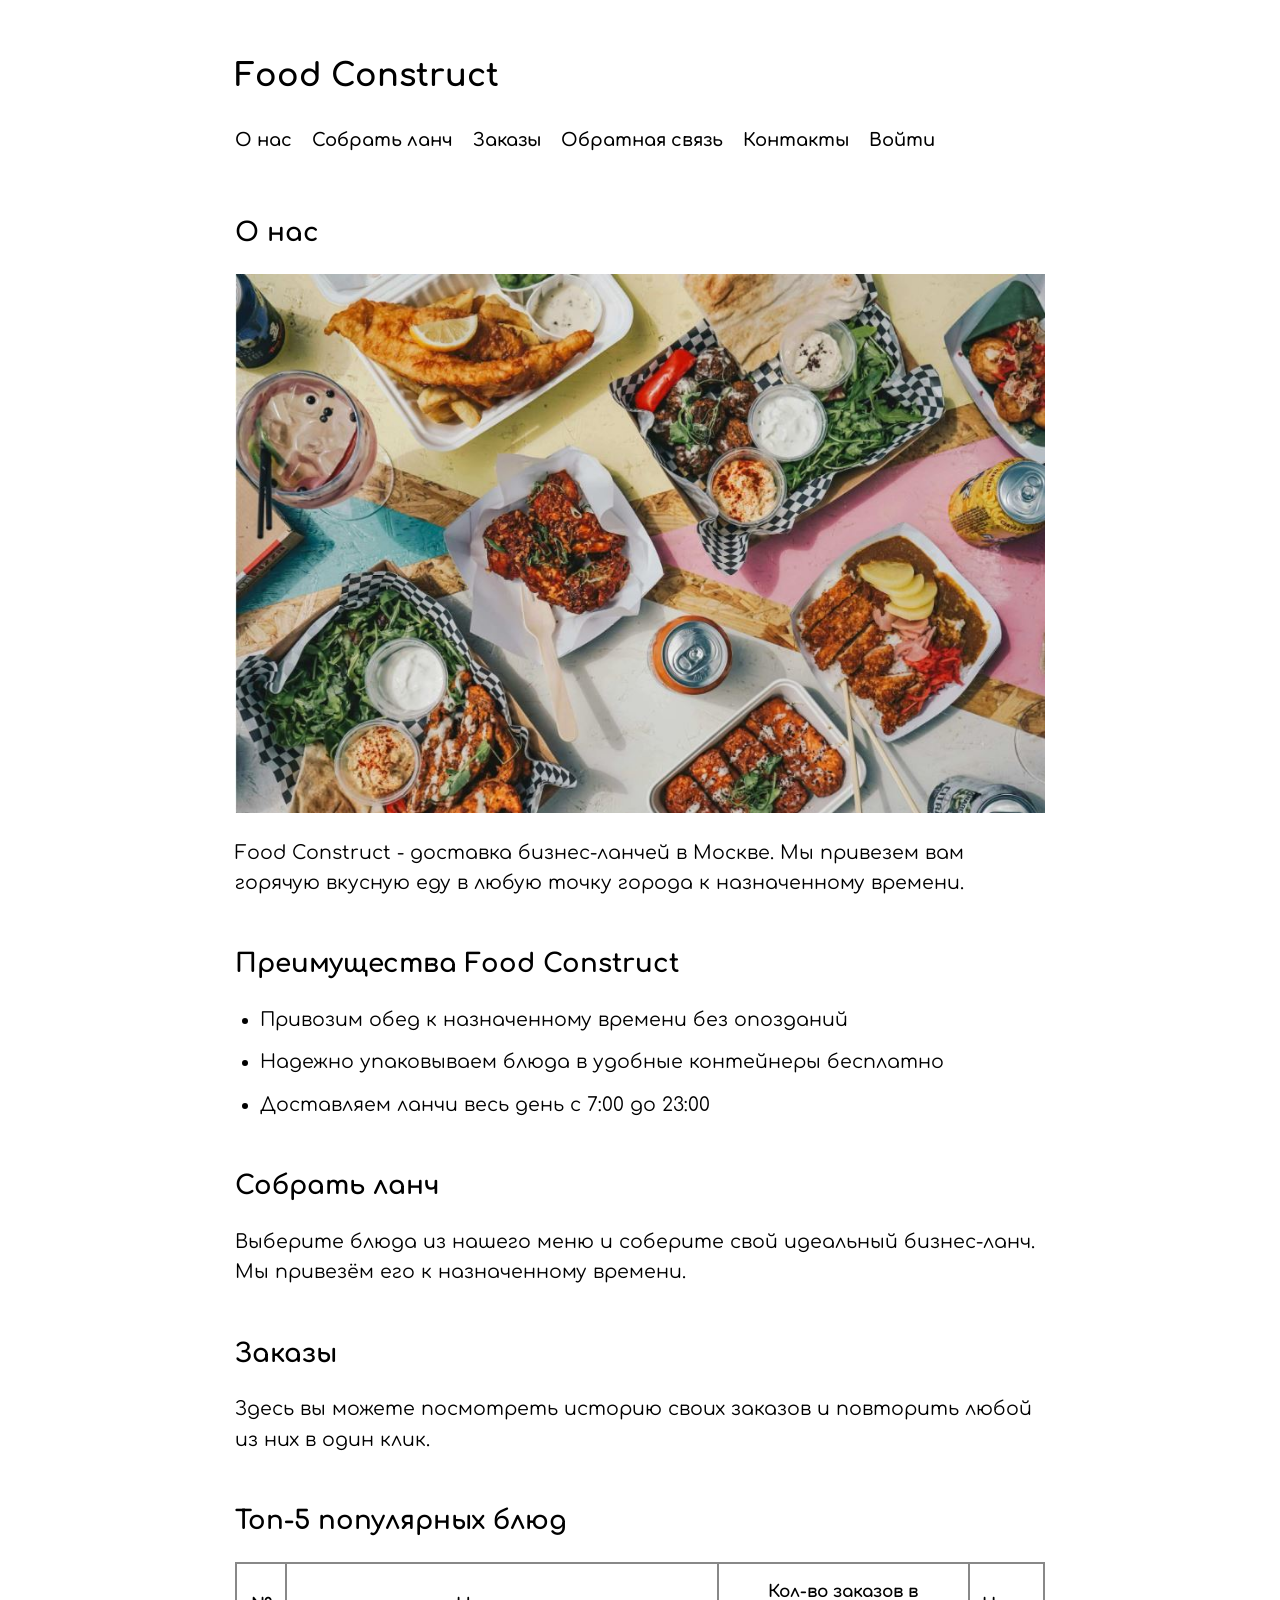
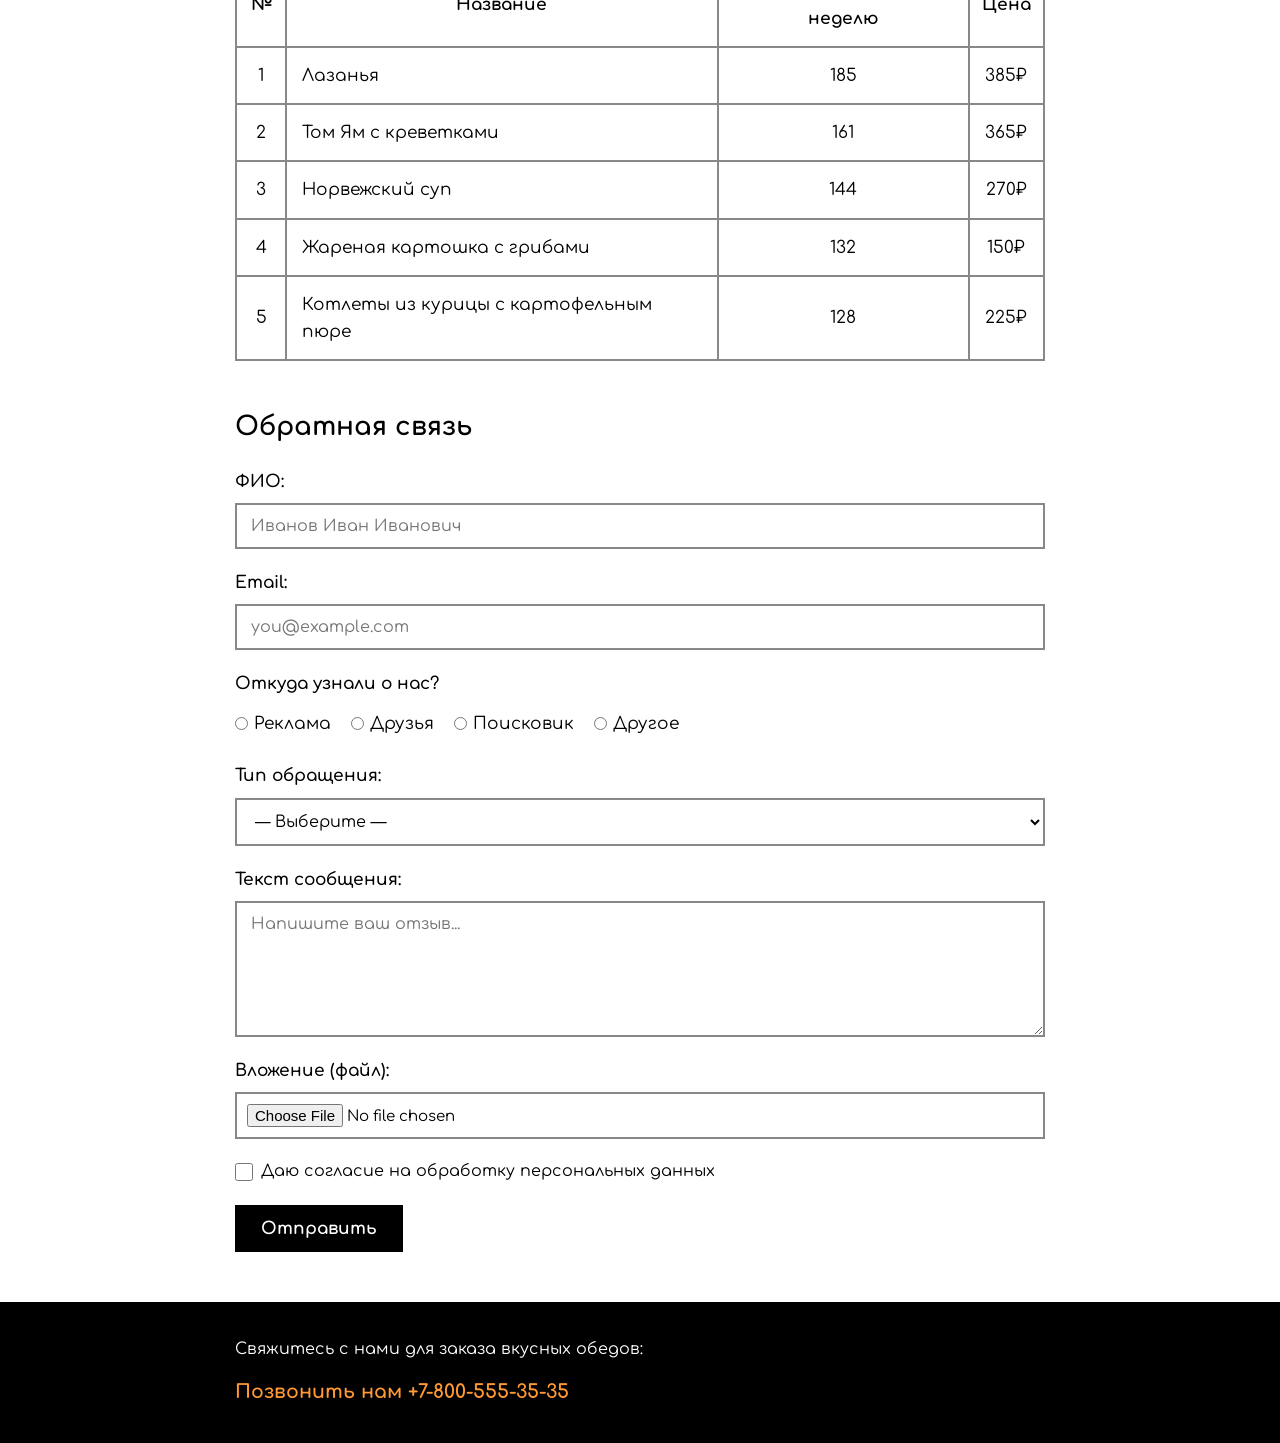
<file: lab2/index.html>
<!DOCTYPE html>
<html lang="ru">
<head>
    <meta charset="UTF-8">
    <meta name="viewport" content="width=device-width, initial-scale=1.0">
    <title>Food Construct — Доставка бизнес-ланчей</title>
    <!-- Подключаю шрифт Comfortaa с Google Fonts -->
    <link rel="preconnect" href="https://fonts.googleapis.com">
    <link rel="preconnect" href="https://fonts.gstatic.com" crossorigin>
    <link href="https://fonts.googleapis.com/css2?family=Comfortaa:wght@400;600;700&display=swap" rel="stylesheet">
    <link rel="stylesheet" href="style.css">
</head>
<body>

    <div class="wrapper">
        <header>
            <h1>Food Construct</h1>
            <!-- Навигация по страницам (внутренние якоря) -->
            <nav>
                <a href="#about">О нас</a>
                <a href="#build">Собрать ланч</a>
                <a href="#orders">Заказы</a>
                
                <a href="#feedback">Обратная связь</a>
                
                <a href="#contacts">Контакты</a>
                <!-- Ссылка на отдельную страницу логина -->
                <a href="login.html">Войти</a>
            </nav>
        </header>

       
        <main>
            
            <section class="about" id="about">
                <h2>О нас</h2>
                
                <img src="promo.jpg" alt="Разнообразные блюда Food Construct">
                
                <p>Food Construct - доставка бизнес-ланчей в Москве. Мы привезем вам горячую вкусную еду в любую точку города к назначенному времени.</p>
            </section>

            
            <section class="advantages">
                <h2>Преимущества Food Construct</h2>
                <ul>
                    <li>Привозим обед к назначенному времени без опозданий</li>
                    <li>Надежно упаковываем блюда в удобные контейнеры бесплатно</li>
                    <li>Доставляем ланчи весь день с 7:00 до 23:00</li>
                </ul>
            </section>

           
            <section class="build" id="build">
                <h2>Собрать ланч</h2>
                <p>Выберите блюда из нашего меню и соберите свой идеальный бизнес-ланч. Мы привезём его к назначенному времени.</p>
            </section>

            
            <section class="orders" id="orders">
                <h2>Заказы</h2>
                <p>Здесь вы можете посмотреть историю своих заказов и повторить любой из них в один клик.</p>
            </section>

            
            <section class="top-dishes">
                <h2>Топ-5 популярных блюд</h2>
                <table>
                    <thead>
                        <tr>
                            <th>№</th>
                            <th>Название</th>
                            <th>Кол-во заказов в неделю</th>
                            <th>Цена</th>
                        </tr>
                    </thead>
                    <tbody>
                        <tr><td>1</td><td>Лазанья</td><td>185</td><td>385₽</td></tr>
                        <tr><td>2</td><td>Том Ям с креветками</td><td>161</td><td>365₽</td></tr>
                        <tr><td>3</td><td>Норвежский суп</td><td>144</td><td>270₽</td></tr>
                        <tr><td>4</td><td>Жареная картошка с грибами</td><td>132</td><td>150₽</td></tr>
                        <tr><td>5</td><td>Котлеты из курицы с картофельным пюре</td><td>128</td><td>225₽</td></tr>
                    </tbody>
                </table>
            </section>

            <!-- Форма обратной связи (новое задание) -->
            <section class="feedback" id="feedback">
                <h2>Обратная связь</h2>
                
                <form action="https://httpbin.org/post" method="POST" enctype="multipart/form-data">

                    <!-- ФИО -->
                    <div class="form-group">
                        <label for="fio">ФИО:</label>
                        <input type="text" id="fio" name="fio" placeholder="Иванов Иван Иванович" required>
                    </div>

                    <!-- Email -->
                    <div class="form-group">
                        <label for="email">Email:</label>
                        <input type="email" id="email" name="email" placeholder="you@example.com" required>
                    </div>

                    <!-- Радио-кнопки: откуда узнали -->
                    <!-- name одинаковый у всех, чтобы выбрать только один вариант -->
                    <div class="form-group">
                        <span class="group-label">Откуда узнали о нас?</span>
                        <div class="radio-group">
                            <label><input type="radio" name="source" value="ads" required> Реклама</label>
                            <label><input type="radio" name="source" value="friends"> Друзья</label>
                            <label><input type="radio" name="source" value="search"> Поисковик</label>
                            <label><input type="radio" name="source" value="other"> Другое</label>
                        </div>
                    </div>

                    <!-- Селект: тип обращения -->
                    <div class="form-group">
                        <label for="type">Тип обращения:</label>
                        <select id="type" name="type" required>
                            <option value="" disabled selected>— Выберите —</option>
                            <option value="complaint">Жалоба</option>
                            <option value="suggestion">Предложение</option>
                        </select>
                    </div>

                    <!-- Большое текстовое поле -->
                    <div class="form-group">
                        <label for="message">Текст сообщения:</label>
                        <textarea id="message" name="message" rows="6" placeholder="Напишите ваш отзыв..." required></textarea>
                    </div>

                    <!-- Прикрепление файла -->
                    <div class="form-group">
                        <label for="attachment">Вложение (файл):</label>
                        <input type="file" id="attachment" name="attachment">
                    </div>

                    <!-- Чекбокс согласия -->
                    <div class="form-group checkbox-group">
                        <label>
                            <input type="checkbox" name="consent" required>
                            Даю согласие на обработку персональных данных
                        </label>
                    </div>

                    <!-- Кнопка отправки -->
                    <button type="submit" class="btn-submit">Отправить</button>
                </form>
            </section>
        </main>
    </div>

    <!-- Футер с контактами (сюда ведёт якорь "Контакты") -->
    <footer id="contacts">
        <div class="footer-content">
            <p>Свяжитесь с нами для заказа вкусных обедов:</p>
            <!-- Ссылка на телефон -->
            <a href="tel:+78005553535">Позвонить нам +7-800-555-35-35</a>
        </div>
    </footer>

</body>
</html>
</file>
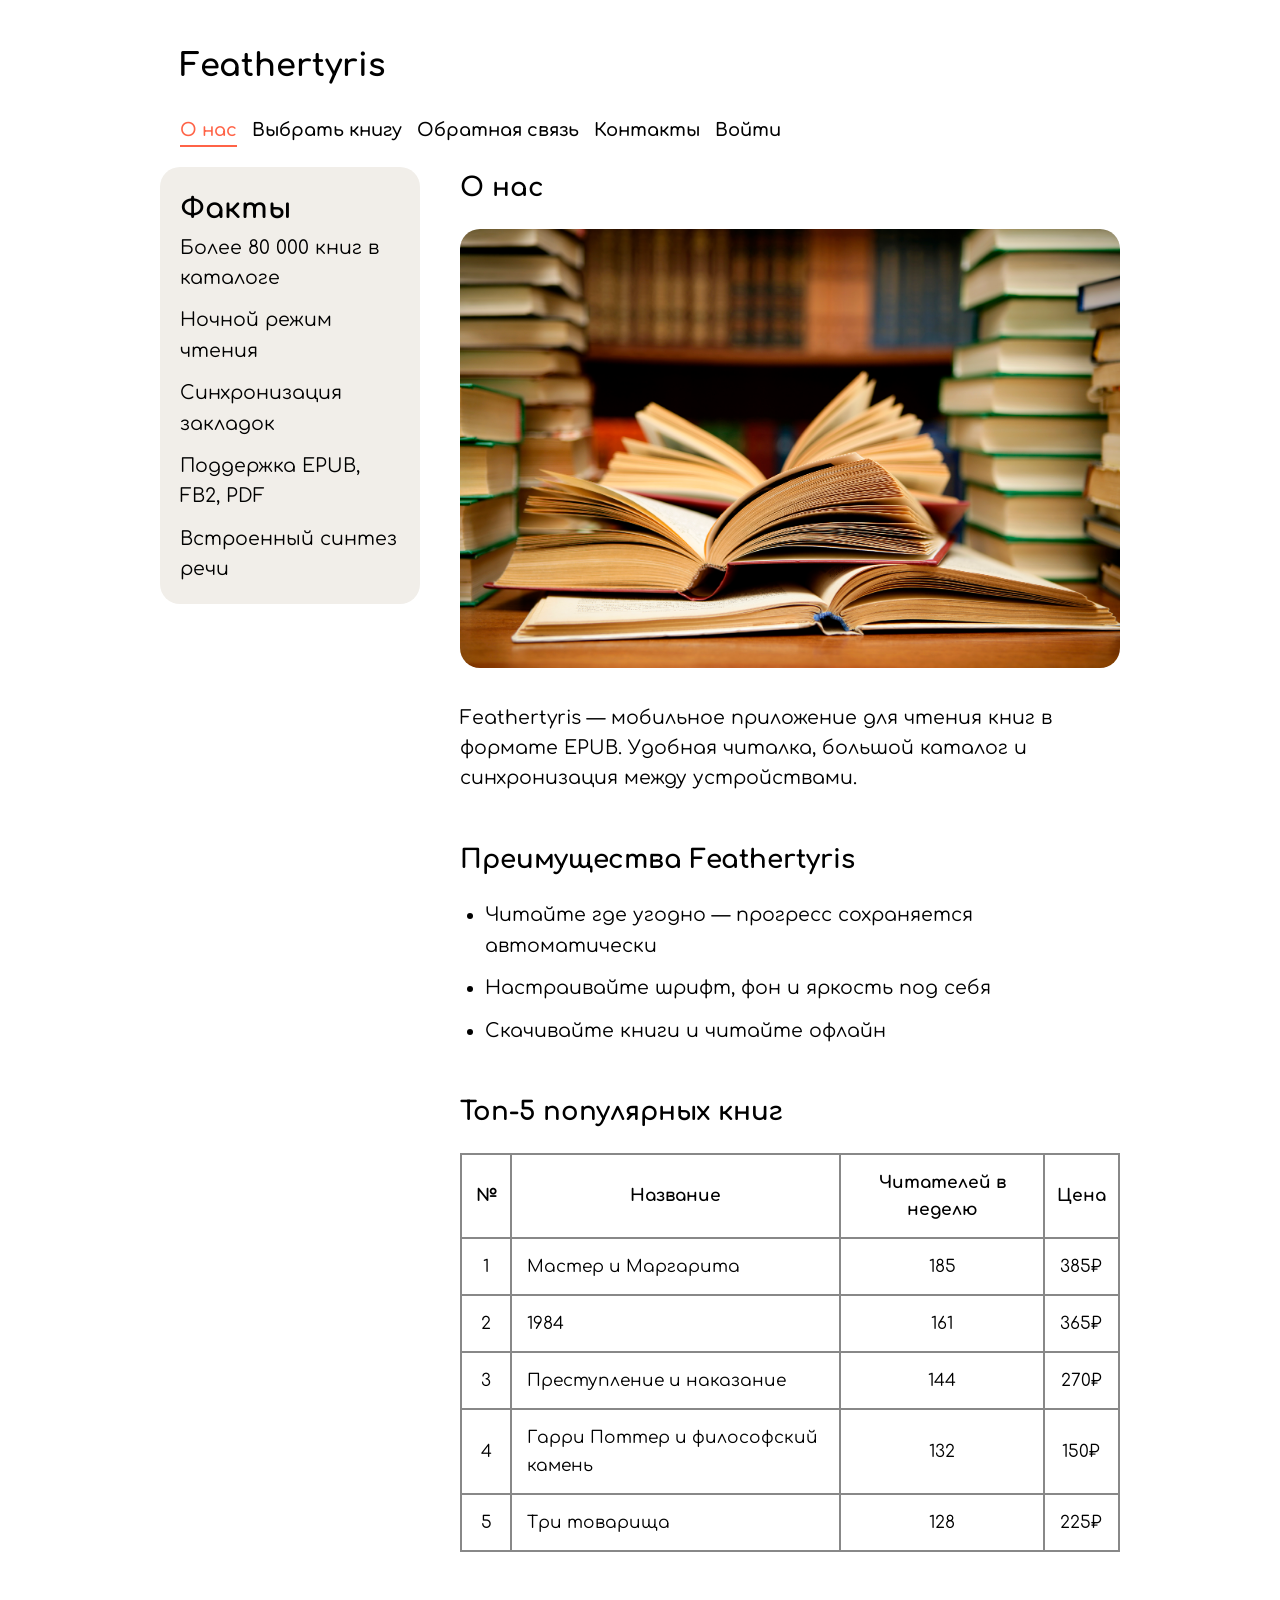
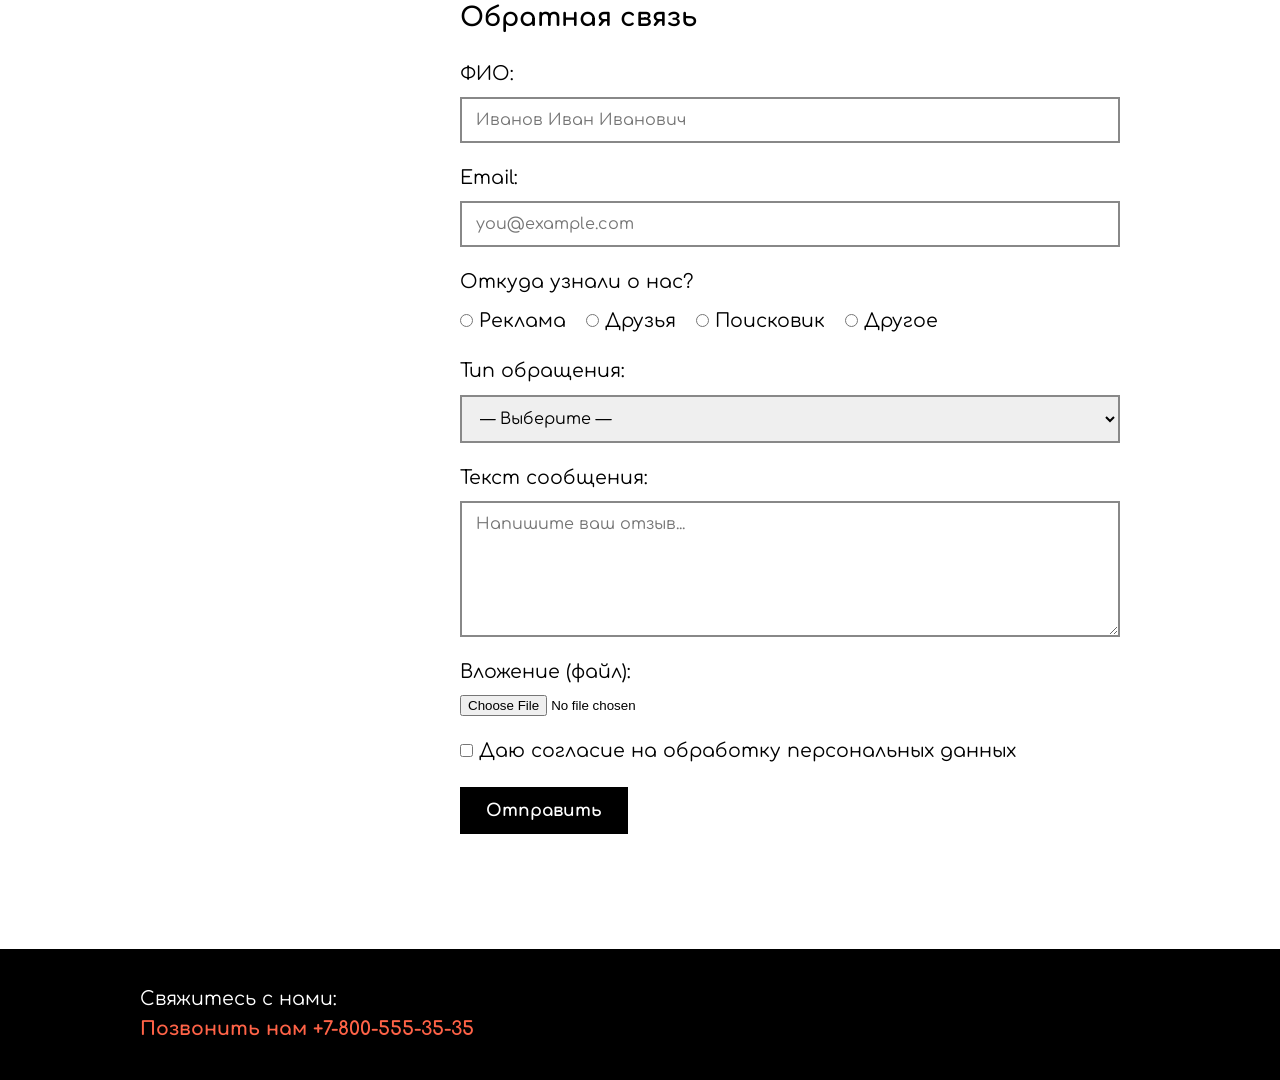
<file: lab3/index.html>
<!DOCTYPE html>
<html lang="ru">
<head>
    <meta charset="UTF-8">
    <!-- Обязательный viewport для адаптивности -->
    <meta name="viewport" content="width=device-width, initial-scale=1.0">
    <title>Feathertyris — читалка EPUB</title>
    <!-- Шрифт Comfortaa с Google Fonts -->
    <link rel="preconnect" href="https://fonts.googleapis.com">
    <link rel="preconnect" href="https://fonts.gstatic.com" crossorigin>
    <link href="https://fonts.googleapis.com/css2?family=Comfortaa:wght@400;600;700&display=swap" rel="stylesheet">
    <!-- Основные стили -->
    <link rel="stylesheet" href="style.css">
    <!-- Стили для печати подключаю отдельно -->
    <link rel="stylesheet" href="print.css" media="print">
</head>
<body>

    <!-- Обёртка для центрирования контента -->
    <div class="wrapper">
        <!-- Шапка: заголовок и навигация -->
        <header>
            <h1>Feathertyris</h1>
            <nav>
                <a href="index.html" class="active">О нас</a>
                <a href="lunch.html">Выбрать книгу</a>
                <a href="#feedback">Обратная связь</a>
                <a href="#contacts">Контакты</a>
                <a href="login.html">Войти</a>
            </nav>
        </header>

        <!-- Сетка из сайдбара и основного контента (флексбокс) -->
        <main class="layout">

            <!-- Сайдбар с фактами о приложении -->
            <aside class="sidebar">
                <h2>Факты</h2>
                <ul class="facts">
                    <li>Более 80 000 книг в каталоге</li>
                    <li>Ночной режим чтения</li>
                    <li>Синхронизация закладок</li>
                    <li>Поддержка EPUB, FB2, PDF</li>
                    <li>Встроенный синтез речи</li>
                </ul>
            </aside>

            <!-- Основной контент -->
            <div class="content">

                <!-- Секция "О нас" -->
                <section class="about">
                    <h2>О нас</h2>
                    <img src="promo.jpg" alt="Приложение Feathertyris">
                    <p>Feathertyris — мобильное приложение для чтения книг в формате EPUB. Удобная читалка, большой каталог и синхронизация между устройствами.</p>
                </section>

                <!-- Секция преимуществ -->
                <section class="advantages">
                    <h2>Преимущества Feathertyris</h2>
                    <ul>
                        <li>Читайте где угодно — прогресс сохраняется автоматически</li>
                        <li>Настраивайте шрифт, фон и яркость под себя</li>
                        <li>Скачивайте книги и читайте офлайн</li>
                    </ul>
                </section>

                <!-- Секция с топ-5 книг -->
                <section class="top-dishes">
                    <h2>Топ-5 популярных книг</h2>
                    <table>
                        <thead>
                            <tr>
                                <th>№</th>
                                <th>Название</th>
                                <th>Читателей в неделю</th>
                                <th>Цена</th>
                            </tr>
                        </thead>
                        <tbody>
                            <tr><td>1</td><td>Мастер и Маргарита</td><td>185</td><td>385₽</td></tr>
                            <tr><td>2</td><td>1984</td><td>161</td><td>365₽</td></tr>
                            <tr><td>3</td><td>Преступление и наказание</td><td>144</td><td>270₽</td></tr>
                            <tr><td>4</td><td>Гарри Поттер и философский камень</td><td>132</td><td>150₽</td></tr>
                            <tr><td>5</td><td>Три товарища</td><td>128</td><td>225₽</td></tr>
                        </tbody>
                    </table>
                </section>

                <!-- Форма обратной связи. Отправляю POST на httpbin.org -->
                <section class="feedback" id="feedback">
                    <h2>Обратная связь</h2>
                    <form action="https://httpbin.org/post" method="POST" enctype="multipart/form-data">

                        <!-- ФИО -->
                        <div class="form-group">
                            <label for="fio">ФИО:</label>
                            <input type="text" id="fio" name="fio" placeholder="Иванов Иван Иванович" required>
                        </div>

                        <!-- Email -->
                        <div class="form-group">
                            <label for="email">Email:</label>
                            <input type="email" id="email" name="email" placeholder="you@example.com" required>
                        </div>

                        <!-- Радио-кнопки: одинаковый name, чтобы выбрать только один вариант -->
                        <div class="form-group">
                            <span class="group-label">Откуда узнали о нас?</span>
                            <div class="radio-group">
                                <label><input type="radio" name="source" value="ads" required> Реклама</label>
                                <label><input type="radio" name="source" value="friends"> Друзья</label>
                                <label><input type="radio" name="source" value="search"> Поисковик</label>
                                <label><input type="radio" name="source" value="other"> Другое</label>
                            </div>
                        </div>

                        <!-- Селект: тип обращения -->
                        <div class="form-group">
                            <label for="type">Тип обращения:</label>
                            <select id="type" name="type" required>
                                <option value="" disabled selected>— Выберите —</option>
                                <option value="complaint">Жалоба</option>
                                <option value="suggestion">Предложение</option>
                            </select>
                        </div>

                        <!-- Большое текстовое поле -->
                        <div class="form-group">
                            <label for="message">Текст сообщения:</label>
                            <textarea id="message" name="message" rows="6" placeholder="Напишите ваш отзыв..." required></textarea>
                        </div>

                        <!-- Файл -->
                        <div class="form-group">
                            <label for="attachment">Вложение (файл):</label>
                            <input type="file" id="attachment" name="attachment">
                        </div>

                        <!-- Чекбокс согласия -->
                        <div class="form-group checkbox-group">
                            <label>
                                <input type="checkbox" name="consent" required>
                                Даю согласие на обработку персональных данных
                            </label>
                        </div>

                        <button type="submit" class="btn-submit">Отправить</button>
                    </form>
                </section>

            </div>
        </main>
    </div>

    <!-- Футер с контактами. Сюда ведёт якорь #contacts -->
    <footer id="contacts">
        <div class="footer-content">
            <p>Свяжитесь с нами:</p>
            <a href="tel:+78005553535">Позвонить нам +7-800-555-35-35</a>
        </div>
    </footer>

</body>
</html>
</file>
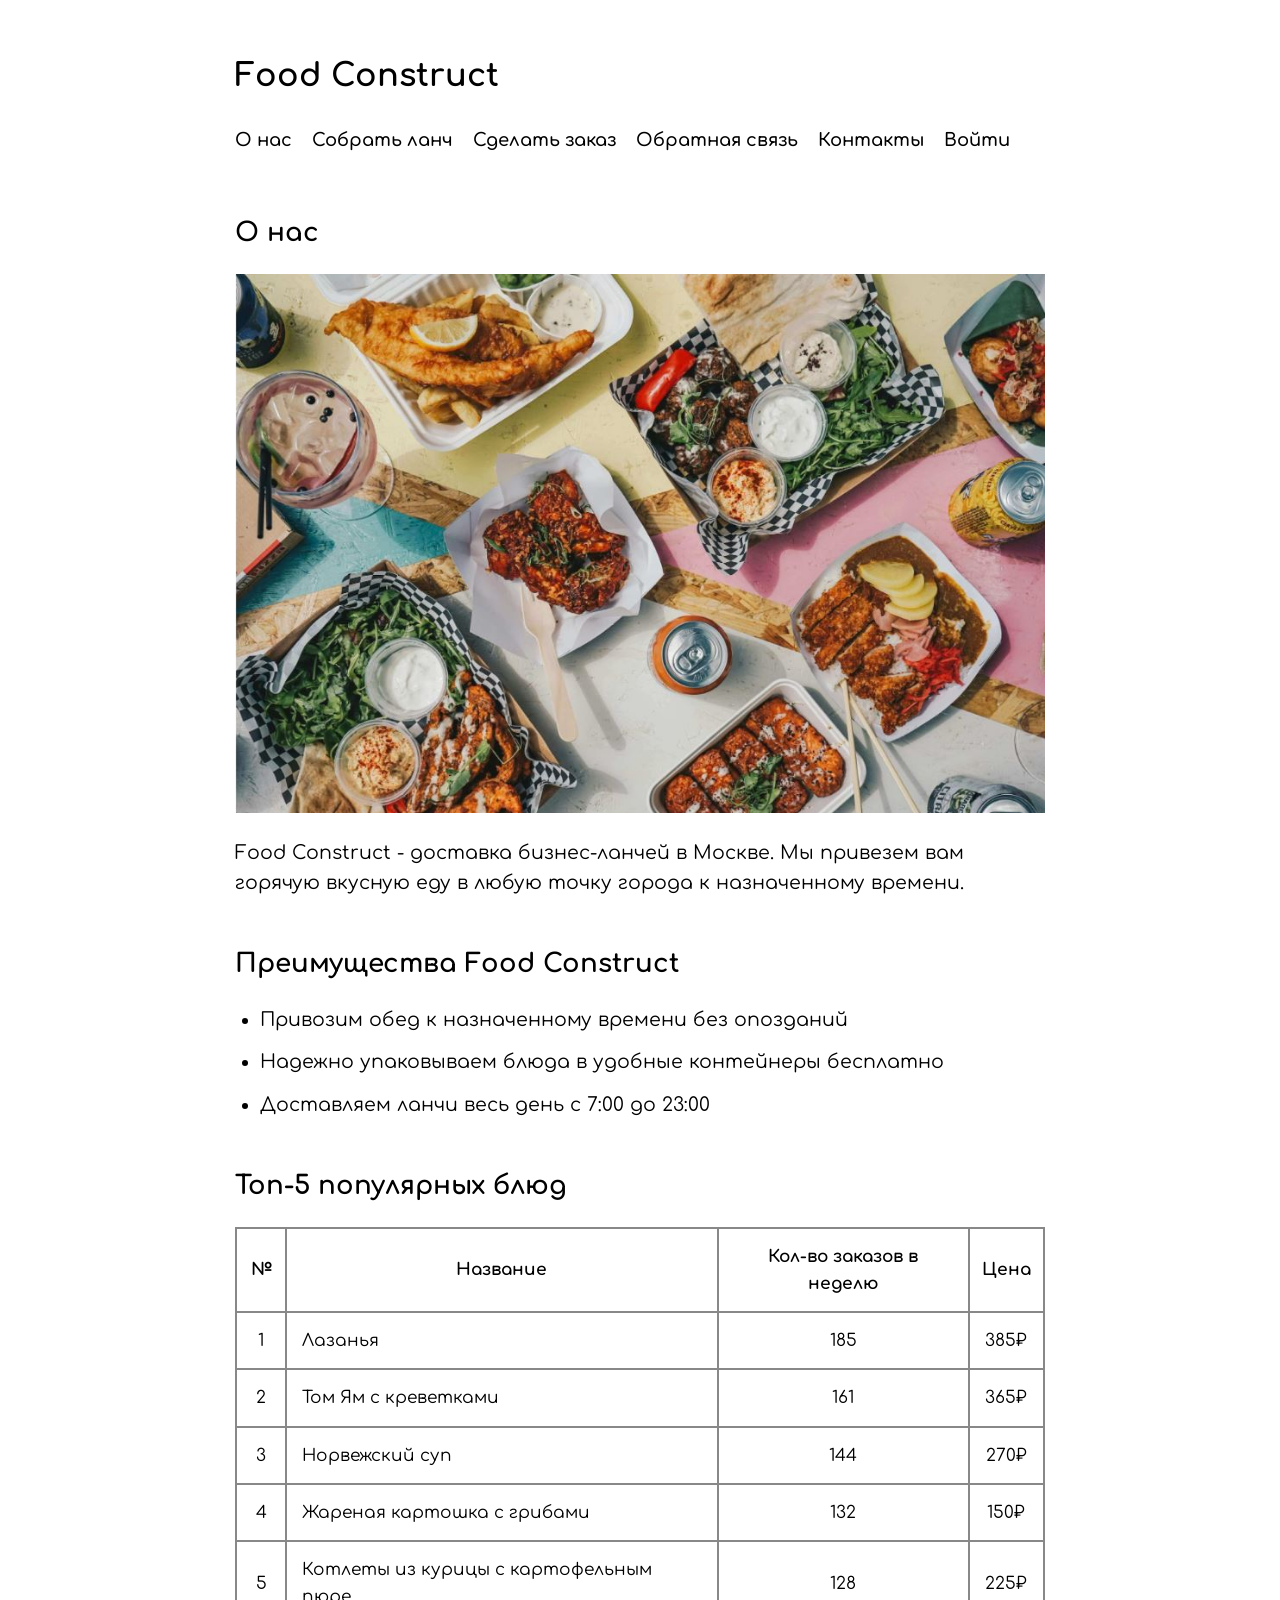
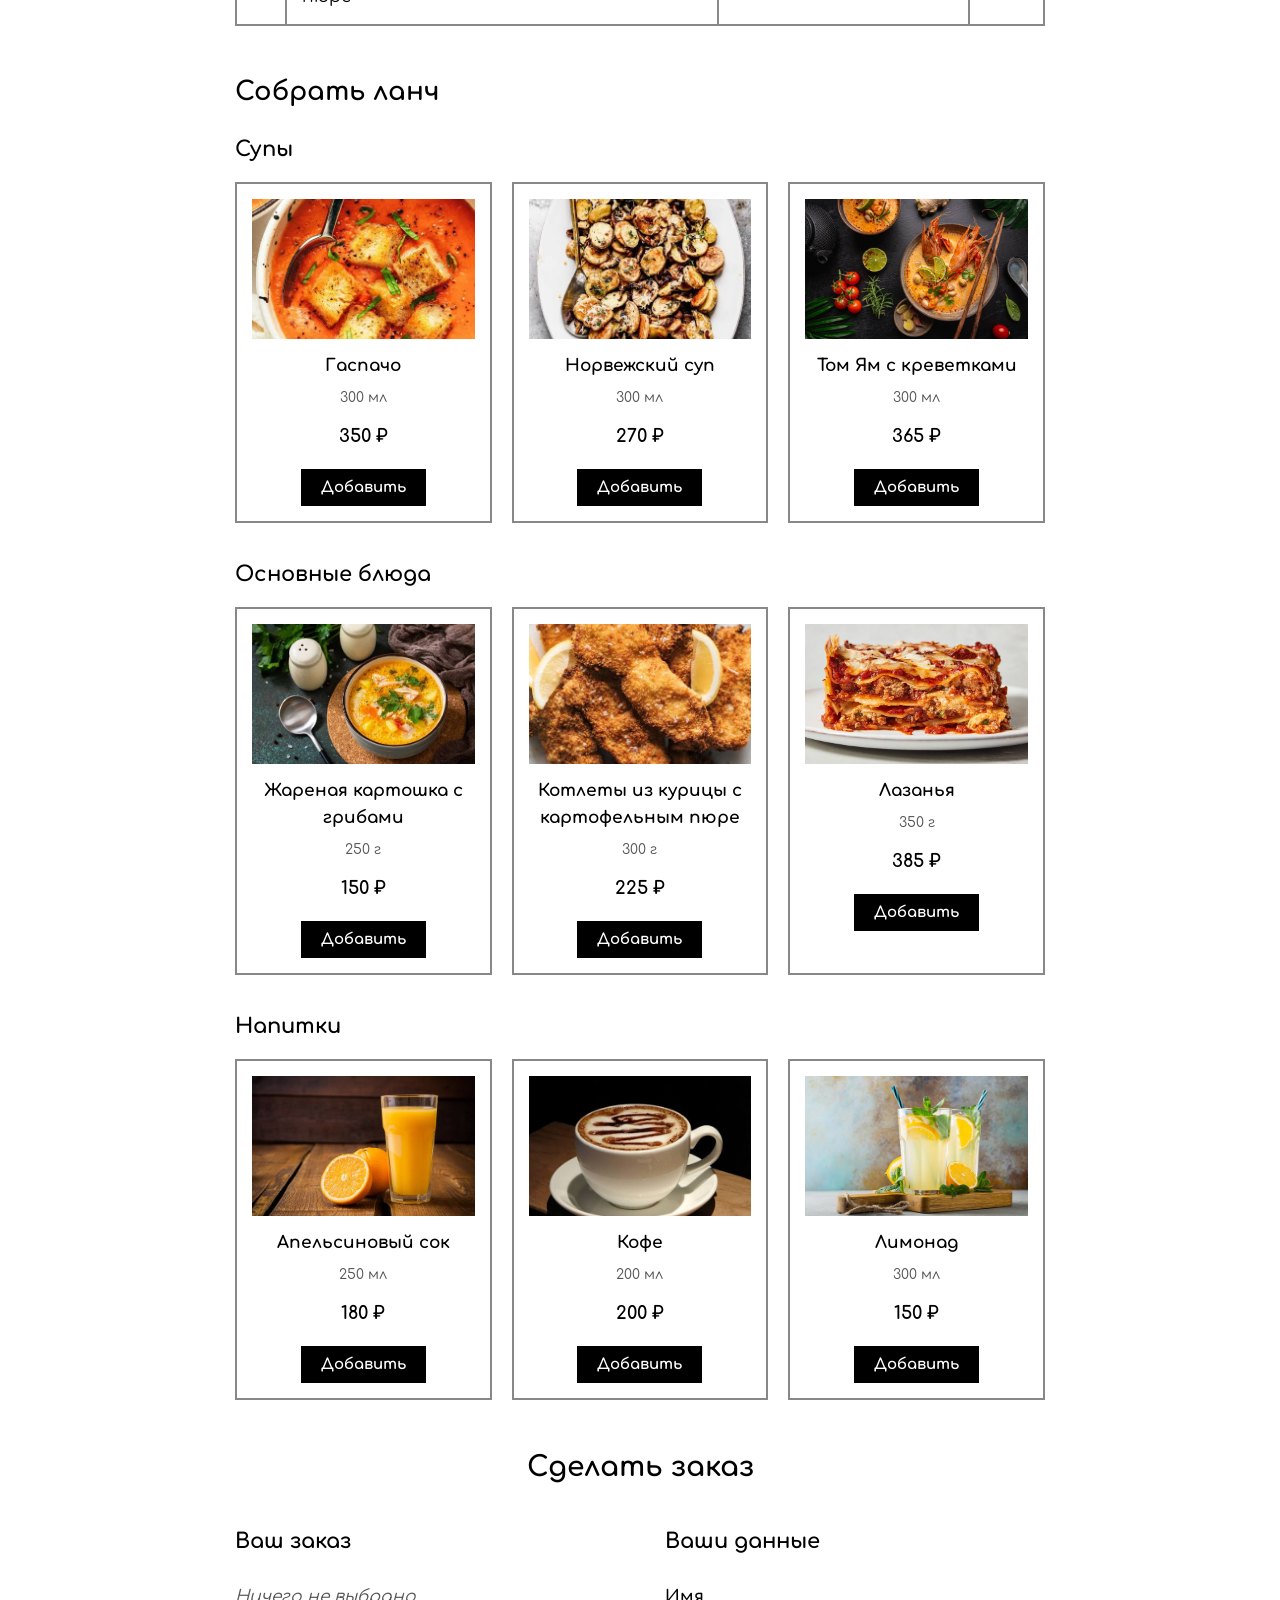
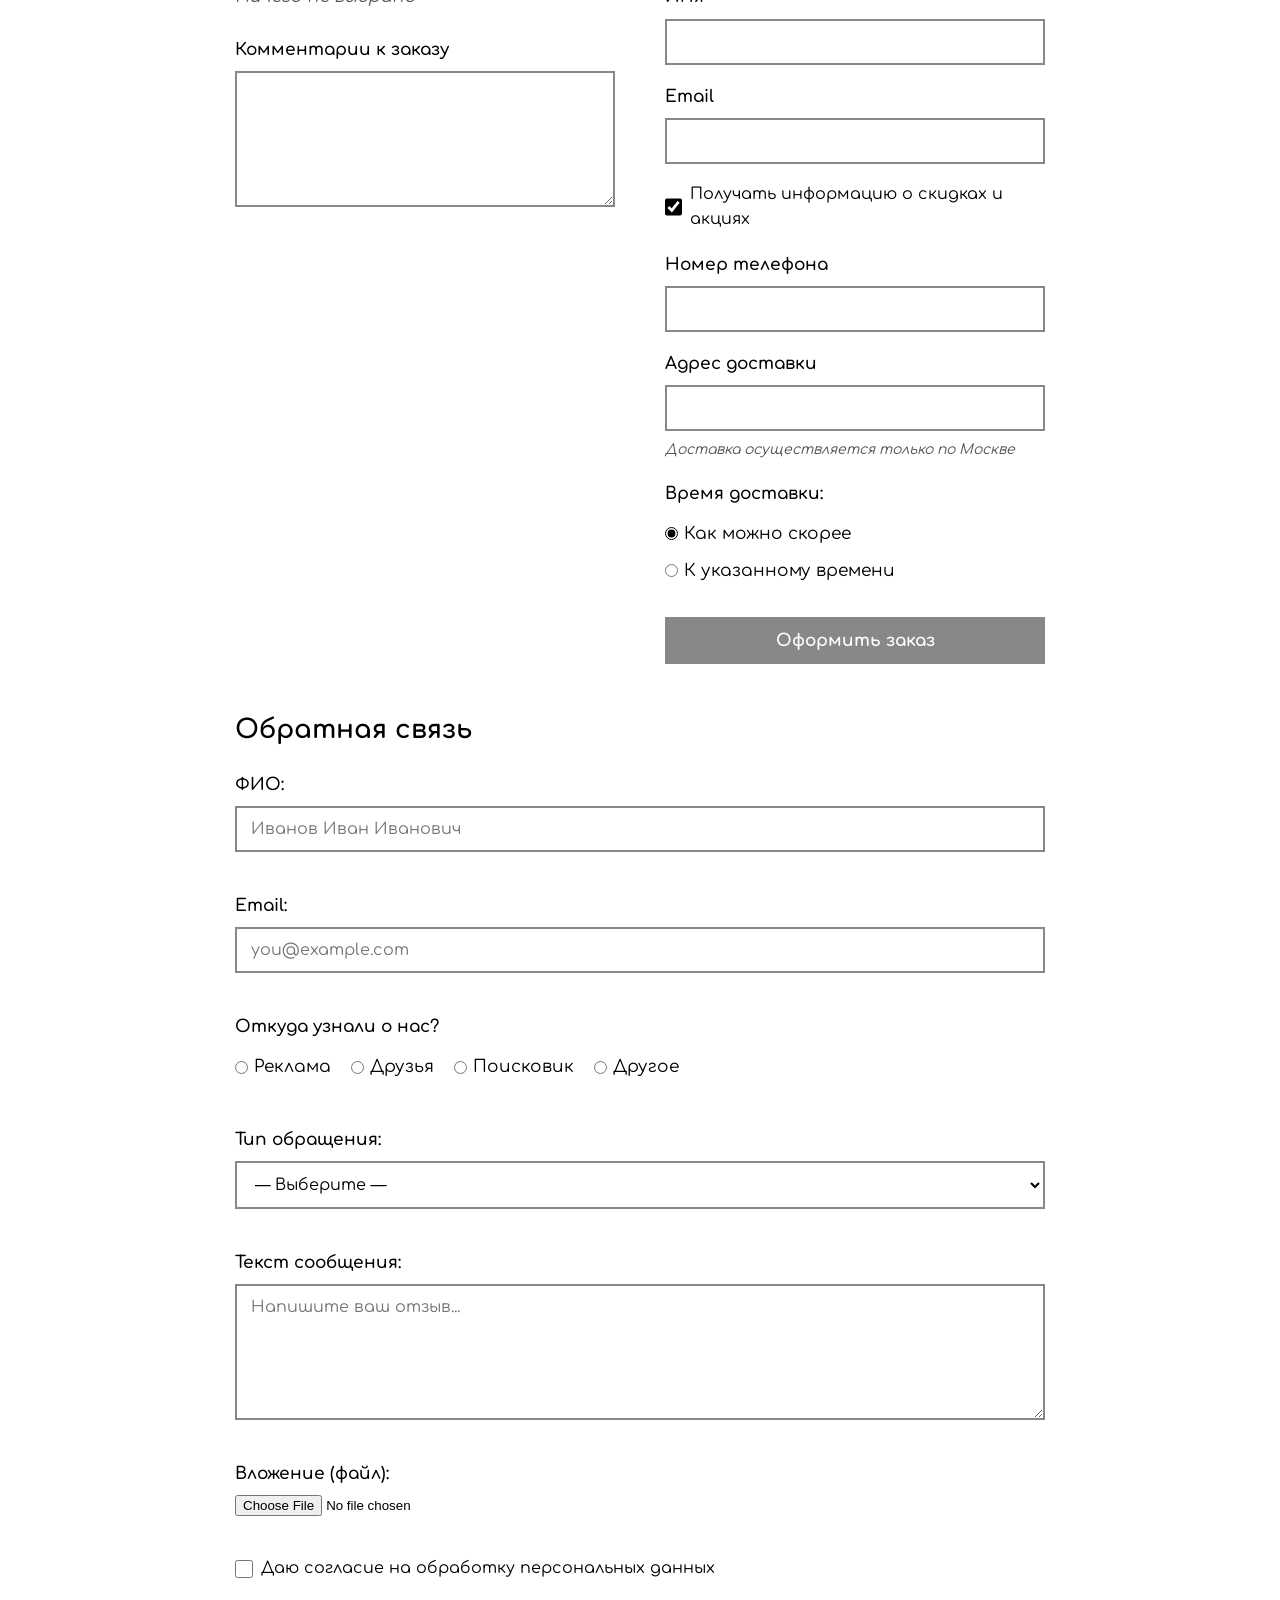
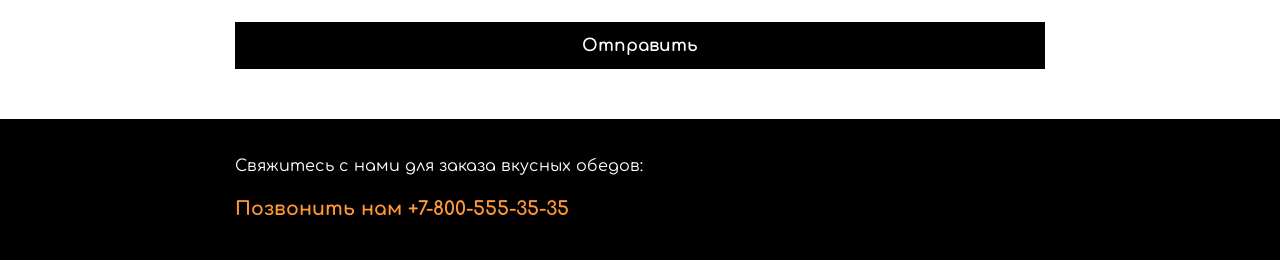
<file: lab4/index.html>
<!DOCTYPE html>
<html lang="ru">
<head>
    <meta charset="UTF-8">
    <meta name="viewport" content="width=device-width, initial-scale=1.0">
    <title>Food Construct — Доставка бизнес-ланчей</title>
    <link rel="preconnect" href="https://fonts.googleapis.com">
    <link rel="preconnect" href="https://fonts.gstatic.com" crossorigin>
    <link href="https://fonts.googleapis.com/css2?family=Comfortaa:wght@400;600;700&display=swap" rel="stylesheet">
    <link rel="stylesheet" href="style.css">
</head>
<body>

    <div class="wrapper">
        <!-- Шапка сайта с навигацией -->
        <header>
            <h1>Food Construct</h1>
            <nav>
                <a href="#">О нас</a>
                <a href="#lunch">Собрать ланч</a>
                <a href="#order">Сделать заказ</a>
                <a href="#feedback">Обратная связь</a>
                <a href="#contacts">Контакты</a>
                <a href="login.html">Войти</a>
            </nav>
        </header>

        <main>
            <!-- Секция "О нас" -->
            <section class="about">
                <h2>О нас</h2>
                <img src="promo.jpg" alt="Разнообразные блюда Food Construct">
                <p>Food Construct - доставка бизнес-ланчей в Москве. Мы привезем вам горячую вкусную еду в любую точку города к назначенному времени.</p>
            </section>

            <!-- Секция преимуществ -->
            <section class="advantages">
                <h2>Преимущества Food Construct</h2>
                <ul>
                    <li>Привозим обед к назначенному времени без опозданий</li>
                    <li>Надежно упаковываем блюда в удобные контейнеры бесплатно</li>
                    <li>Доставляем ланчи весь день с 7:00 до 23:00</li>
                </ul>
            </section>

            <!-- Секция с топ-5 блюдами (статичная таблица из прошлых лаб) -->
            <section class="top-dishes">
                <h2>Топ-5 популярных блюд</h2>
                <table>
                    <thead>
                        <tr>
                            <th>№</th>
                            <th>Название</th>
                            <th>Кол-во заказов в неделю</th>
                            <th>Цена</th>
                        </tr>
                    </thead>
                    <tbody>
                        <tr><td>1</td><td>Лазанья</td><td>185</td><td>385₽</td></tr>
                        <tr><td>2</td><td>Том Ям с креветками</td><td>161</td><td>365₽</td></tr>
                        <tr><td>3</td><td>Норвежский суп</td><td>144</td><td>270₽</td></tr>
                        <tr><td>4</td><td>Жареная картошка с грибами</td><td>132</td><td>150₽</td></tr>
                        <tr><td>5</td><td>Котлеты из курицы с картофельным пюре</td><td>128</td><td>225₽</td></tr>
                    </tbody>
                </table>
            </section>

            <section class="lunch" id="lunch">
                <h2>Собрать ланч</h2>

              
                <div class="menu-category">
                    <h3>Супы</h3>
                    <div class="menu-grid" data-category="soup"></div>
                </div>

                <div class="menu-category">
                    <h3>Основные блюда</h3>
                    <div class="menu-grid" data-category="main"></div>
                </div>

                <div class="menu-category">
                    <h3>Напитки</h3>
                    <div class="menu-grid" data-category="drink"></div>
                </div>
            </section>

            
            <section class="order-section" id="order">
                <h2 class="order-title">Сделать заказ</h2>

                
                <form action="https://httpbin.org/post" method="POST" id="order-form">
                    <div class="order-columns">

                        <!-- ЛЕВАЯ КОЛОНКА -->
                        <div class="order-left">
                            <h3>Ваш заказ</h3>

                            <!-- Сюда JS выводит выбранные блюда -->
                            <div class="order" id="order-items"></div>

                           
                            <div class="order-total" id="order-total" hidden>
                                <h4>Стоимость заказа</h4>
                                <p class="order-total-value">0₽</p>
                            </div>

                            <!-- Комментарии к заказу -->
                            <div class="form-group comment-group">
                                <label for="comment">Комментарии к заказу</label>
                                <textarea id="comment" name="comment" rows="6"></textarea>
                            </div>
                        </div>

                        <!-- ПРАВАЯ КОЛОНКА -->
                        <div class="order-right">
                            <h3>Ваши данные</h3>

                            <div class="form-group">
                                <label for="name">Имя</label>
                                <input type="text" id="name" name="name" required>
                            </div>

                            <div class="form-group">
                                <label for="email">Email</label>
                                <input type="email" id="email" name="email" required>
                            </div>

                            <div class="checkbox-group promo-checkbox">
                                <label>
                                    <input type="checkbox" name="subscribe" checked>
                                    Получать информацию о скидках и акциях
                                </label>
                            </div>

                            <div class="form-group">
                                <label for="phone">Номер телефона</label>
                                <input type="tel" id="phone" name="phone" required>
                            </div>

                            <div class="form-group">
                                <label for="address">Адрес доставки</label>
                                <input type="text" id="address" name="address" required>
                                <p class="hint">Доставка осуществляется только по Москве</p>
                            </div>

                            <div class="form-group">
                                <span class="group-label">Время доставки:</span>
                                <div class="radio-group radio-vertical">
                                    <label><input type="radio" name="delivery_time" value="asap" checked> Как можно скорее</label>
                                    <label><input type="radio" name="delivery_time" value="scheduled"> К указанному времени</label>
                                </div>
                            </div>

                            <!-- Кнопка заблокирована, пока не выбрано хотя бы одно блюдо.
                                 JS разблокирует её через removeAttribute('disabled'). -->
                            <button type="submit" class="btn-submit" id="order-submit" disabled>Оформить заказ</button>
                        </div>

                    </div>
                </form>
            </section>

            <!-- Форма обратной связи -->
            <section class="feedback" id="feedback">
                <h2>Обратная связь</h2>
                <form action="https://httpbin.org/post" method="POST" enctype="multipart/form-data">

                    <div class="form-group">
                        <label for="fio">ФИО:</label>
                        <input type="text" id="fio" name="fio" placeholder="Иванов Иван Иванович" required>
                    </div>

                    <div class="form-group">
                        <label for="email-feedback">Email:</label>
                        <input type="email" id="email-feedback" name="email" placeholder="you@example.com" required>
                    </div>

                    <div class="form-group">
                        <span class="group-label">Откуда узнали о нас?</span>
                        <div class="radio-group">
                            <label><input type="radio" name="source" value="ads" required> Реклама</label>
                            <label><input type="radio" name="source" value="friends"> Друзья</label>
                            <label><input type="radio" name="source" value="search"> Поисковик</label>
                            <label><input type="radio" name="source" value="other"> Другое</label>
                        </div>
                    </div>

                    <div class="form-group">
                        <label for="type">Тип обращения:</label>
                        <select id="type" name="type" required>
                            <option value="" disabled selected>— Выберите —</option>
                            <option value="complaint">Жалоба</option>
                            <option value="suggestion">Предложение</option>
                        </select>
                    </div>

                    <div class="form-group">
                        <label for="message">Текст сообщения:</label>
                        <textarea id="message" name="message" rows="6" placeholder="Напишите ваш отзыв..." required></textarea>
                    </div>

                    <div class="form-group">
                        <label for="attachment">Вложение (файл):</label>
                        <input type="file" id="attachment" name="attachment">
                    </div>

                    <div class="form-group checkbox-group">
                        <label>
                            <input type="checkbox" name="consent" required>
                            Даю согласие на обработку персональных данных
                        </label>
                    </div>

                    <button type="submit" class="btn-submit">Отправить</button>
                </form>
            </section>
        </main>
    </div>

    <footer id="contacts">
        <div class="footer-content">
            <p>Свяжитесь с нами для заказа вкусных обедов:</p>
            <a href="tel:+78005553535">Позвонить нам +7-800-555-35-35</a>
        </div>
    </footer>

    <script src="dishes.js"></script>
    <script src="render.js"></script>

</body>
</html>
</file>
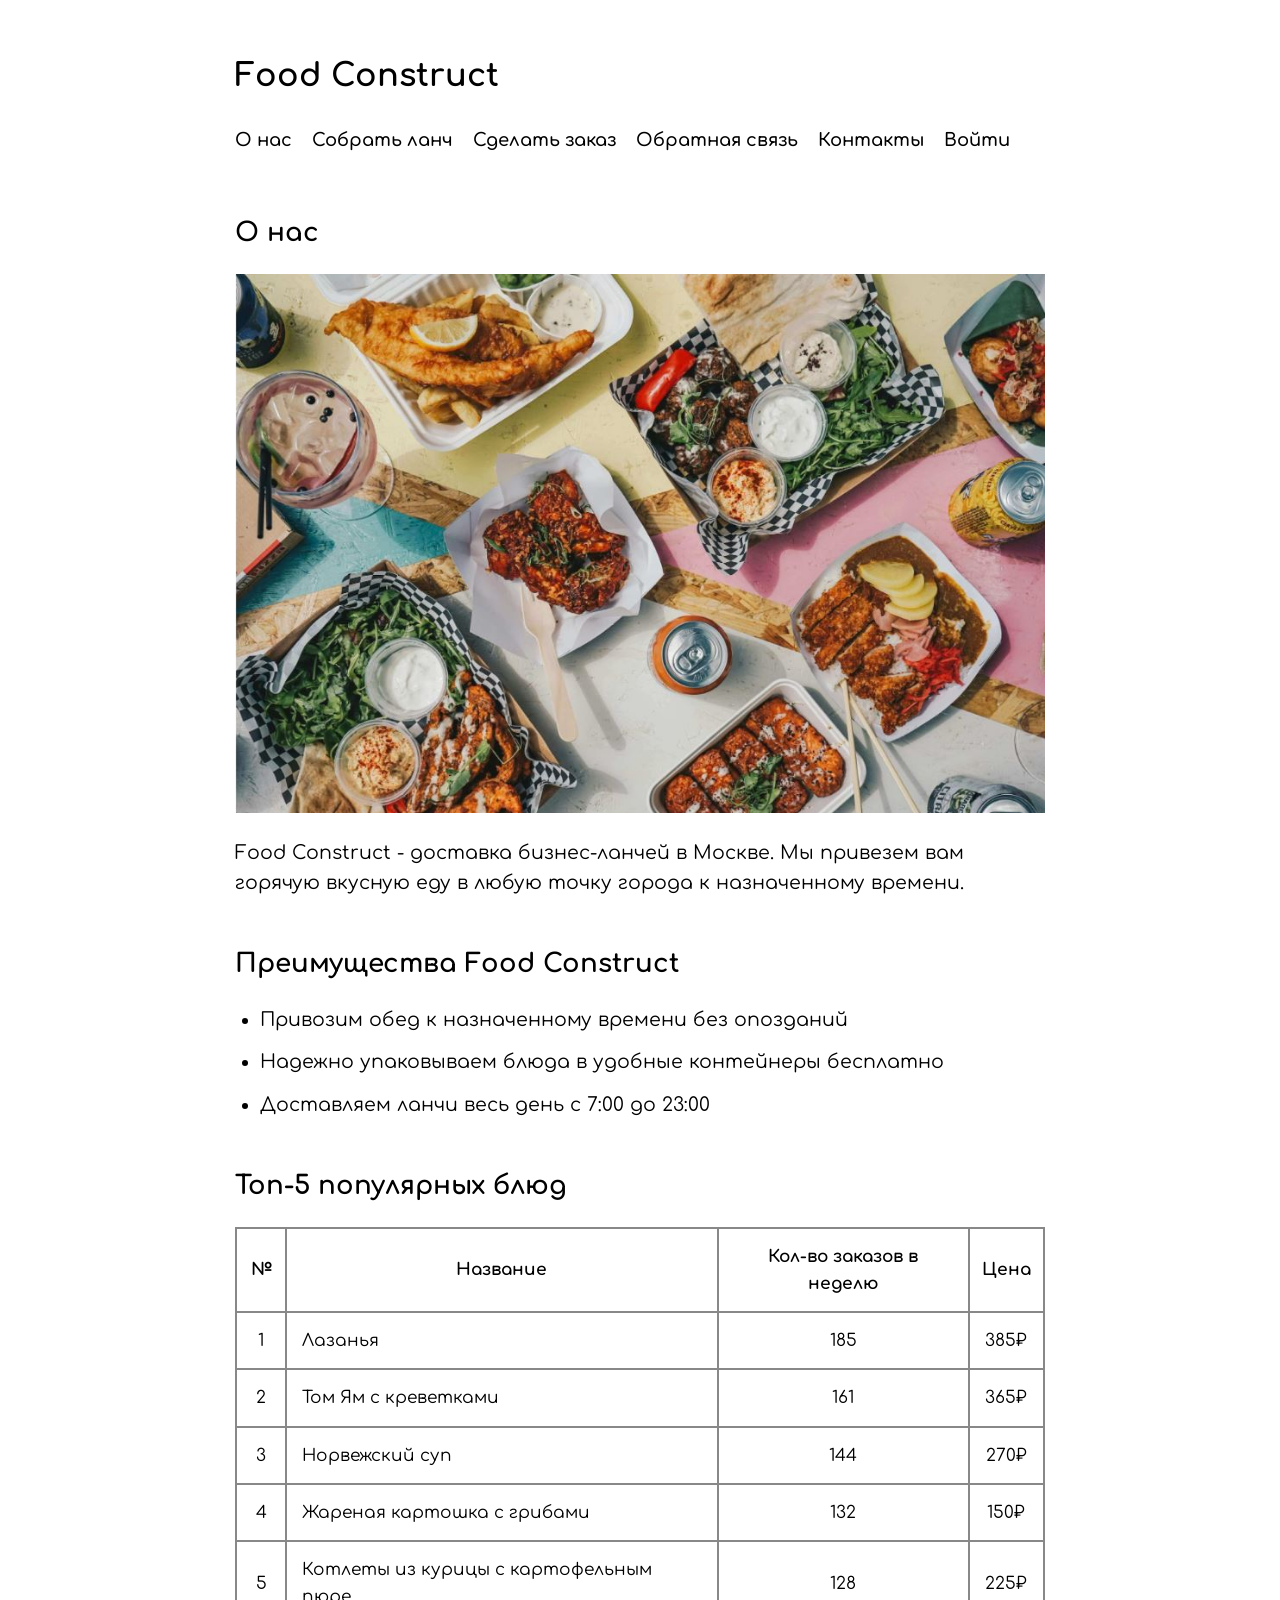
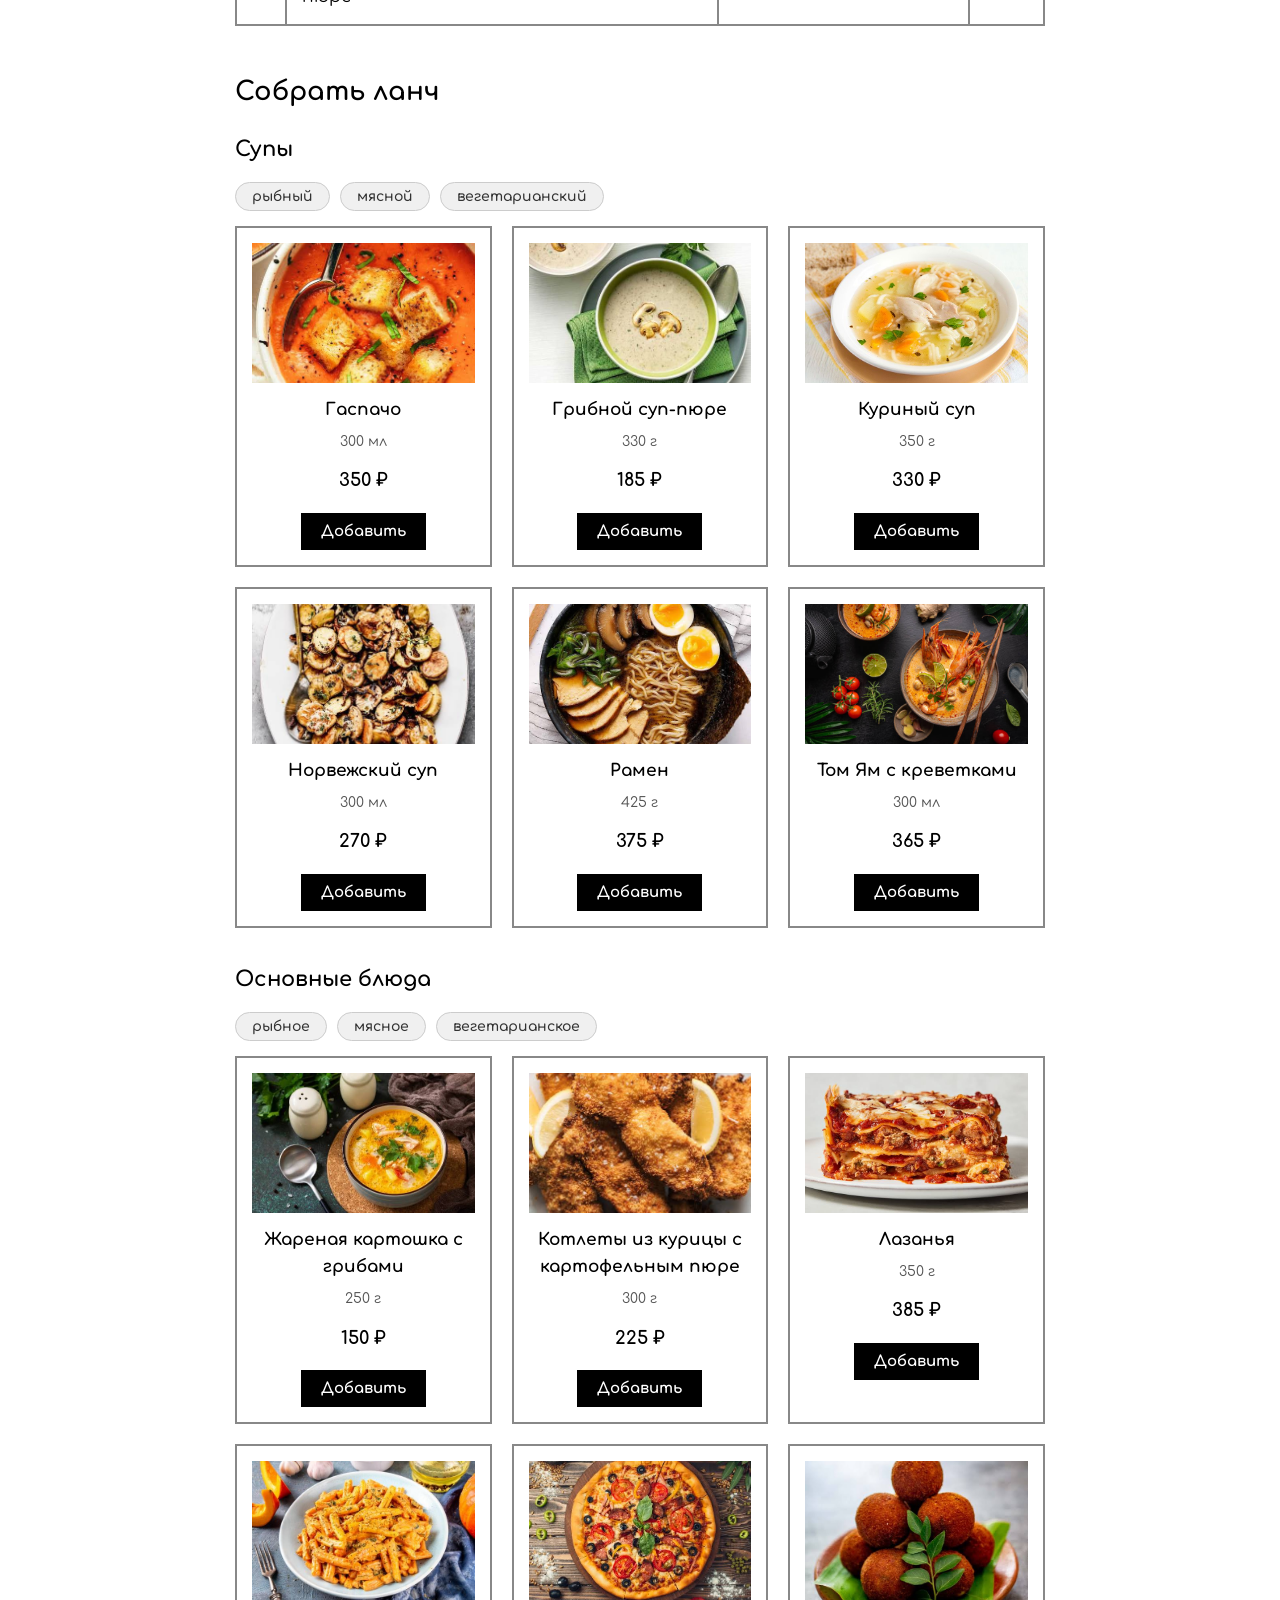
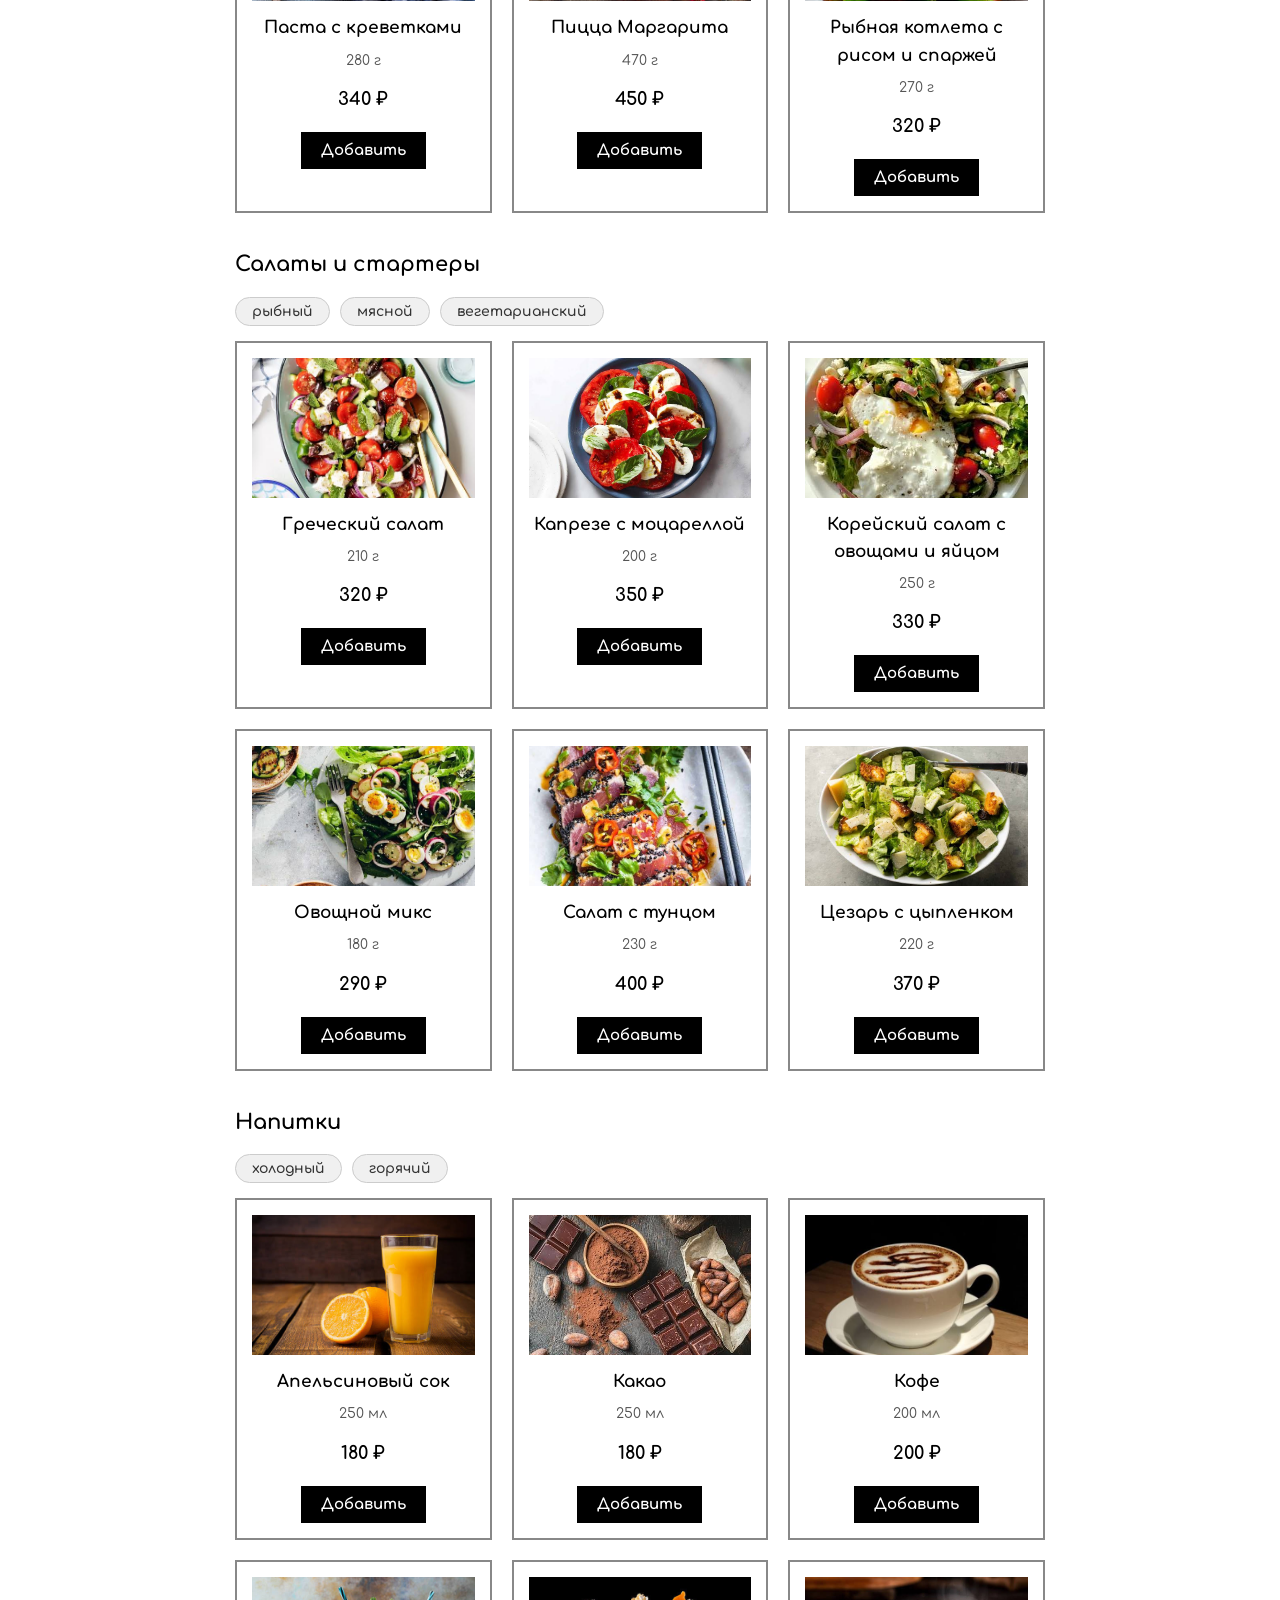
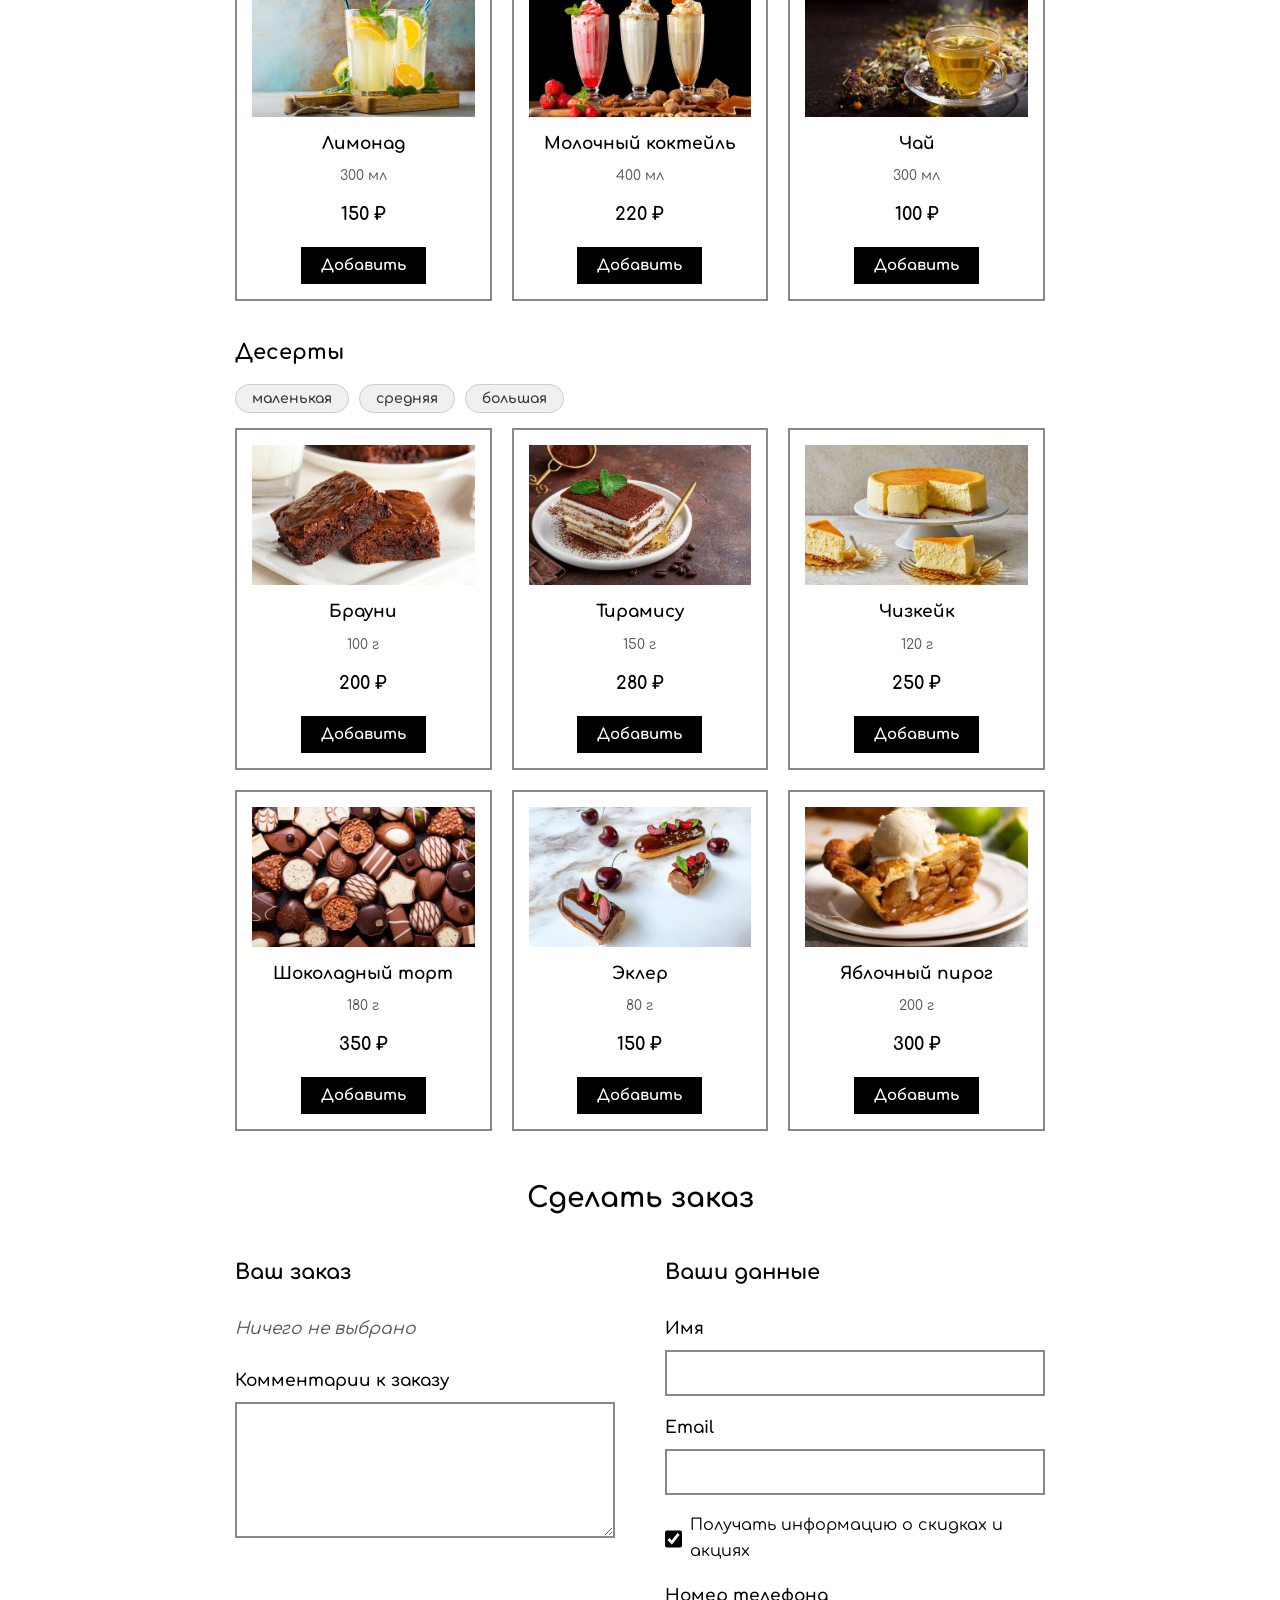
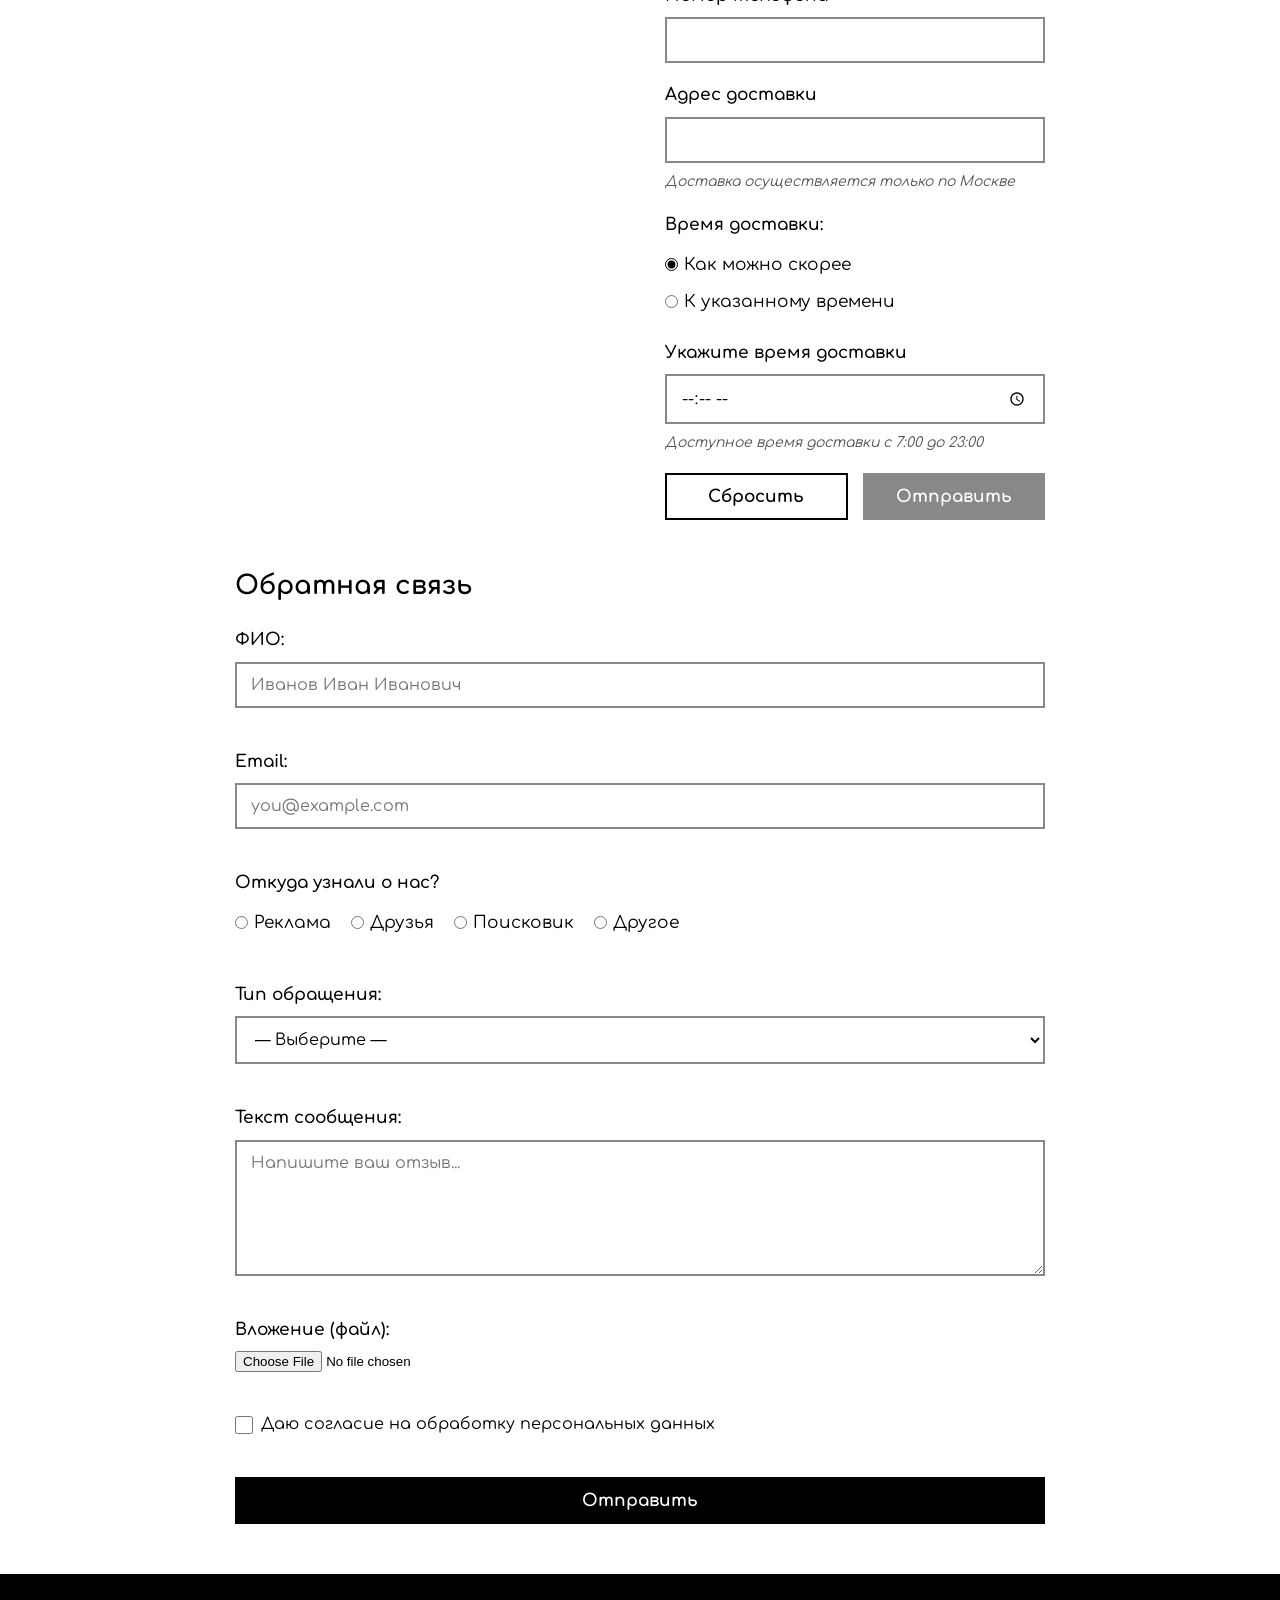
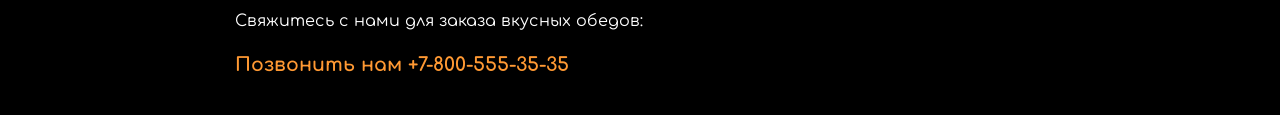
<file: lab5/index.html>
<!DOCTYPE html>
<html lang="ru">
<head>
    <meta charset="UTF-8">
    <meta name="viewport" content="width=device-width, initial-scale=1.0">
    <title>Food Construct — Доставка бизнес-ланчей</title>
    <link rel="preconnect" href="https://fonts.googleapis.com">
    <link rel="preconnect" href="https://fonts.gstatic.com" crossorigin>
    <link href="https://fonts.googleapis.com/css2?family=Comfortaa:wght@400;600;700&display=swap" rel="stylesheet">
    <link rel="stylesheet" href="style.css">
</head>
<body>

    <div class="wrapper">
        <header>
            <h1>Food Construct</h1>
            <nav>
                <a href="#">О нас</a>
                <a href="#lunch">Собрать ланч</a>
                <a href="#order">Сделать заказ</a>
                <a href="#feedback">Обратная связь</a>
                <a href="#contacts">Контакты</a>
                <a href="login.html">Войти</a>
            </nav>
        </header>

        <main>
            <section class="about">
                <h2>О нас</h2>
                <img src="promo.jpg" alt="Разнообразные блюда Food Construct">
                <p>Food Construct - доставка бизнес-ланчей в Москве. Мы привезем вам горячую вкусную еду в любую точку города к назначенному времени.</p>
            </section>

            <section class="advantages">
                <h2>Преимущества Food Construct</h2>
                <ul>
                    <li>Привозим обед к назначенному времени без опозданий</li>
                    <li>Надежно упаковываем блюда в удобные контейнеры бесплатно</li>
                    <li>Доставляем ланчи весь день с 7:00 до 23:00</li>
                </ul>
            </section>

            <section class="top-dishes">
                <h2>Топ-5 популярных блюд</h2>
                <table>
                    <thead>
                        <tr>
                            <th>№</th>
                            <th>Название</th>
                            <th>Кол-во заказов в неделю</th>
                            <th>Цена</th>
                        </tr>
                    </thead>
                    <tbody>
                        <tr><td>1</td><td>Лазанья</td><td>185</td><td>385₽</td></tr>
                        <tr><td>2</td><td>Том Ям с креветками</td><td>161</td><td>365₽</td></tr>
                        <tr><td>3</td><td>Норвежский суп</td><td>144</td><td>270₽</td></tr>
                        <tr><td>4</td><td>Жареная картошка с грибами</td><td>132</td><td>150₽</td></tr>
                        <tr><td>5</td><td>Котлеты из курицы с картофельным пюре</td><td>128</td><td>225₽</td></tr>
                    </tbody>
                </table>
            </section>

            <section class="lunch" id="lunch">
                <h2>Собрать ланч</h2>

                <div class="menu-category">
                    <h3>Супы</h3>
                    <div class="menu-grid" data-category="soup"></div>
                </div>

                <div class="menu-category">
                    <h3>Основные блюда</h3>
                    <div class="menu-grid" data-category="main"></div>
                </div>

                <div class="menu-category">
                    <h3>Салаты и стартеры</h3>
                    <div class="menu-grid" data-category="salad"></div>
                </div>

                <div class="menu-category">
                    <h3>Напитки</h3>
                    <div class="menu-grid" data-category="drink"></div>
                </div>

                <div class="menu-category">
                    <h3>Десерты</h3>
                    <div class="menu-grid" data-category="dessert"></div>
                </div>
            </section>

            <section class="order-section" id="order">
                <h2 class="order-title">Сделать заказ</h2>

                <form action="https://httpbin.org/post" method="POST" id="order-form">
                    <div class="order-columns">

                        <div class="order-left">
                            <h3>Ваш заказ</h3>

                            <div class="order" id="order-items"></div>

                            <div class="order-total" id="order-total" hidden>
                                <h4>Стоимость заказа</h4>
                                <p class="order-total-value">0₽</p>
                            </div>

                            <div class="form-group comment-group">
                                <label for="comment">Комментарии к заказу</label>
                                <textarea id="comment" name="comment" rows="6"></textarea>
                            </div>
                        </div>

                        <div class="order-right">
                            <h3>Ваши данные</h3>

                            <div class="form-group">
                                <label for="name">Имя</label>
                                <input type="text" id="name" name="name" required>
                            </div>

                            <div class="form-group">
                                <label for="email">Email</label>
                                <input type="email" id="email" name="email" required>
                            </div>

                            <div class="checkbox-group promo-checkbox">
                                <label>
                                    <input type="checkbox" name="subscribe" checked>
                                    Получать информацию о скидках и акциях
                                </label>
                            </div>

                            <div class="form-group">
                                <label for="phone">Номер телефона</label>
                                <input type="tel" id="phone" name="phone" required>
                            </div>

                            <div class="form-group">
                                <label for="address">Адрес доставки</label>
                                <input type="text" id="address" name="address" required>
                                <p class="hint">Доставка осуществляется только по Москве</p>
                            </div>

                            <div class="form-group">
                                <span class="group-label">Время доставки:</span>
                                <div class="radio-group radio-vertical">
                                    <label><input type="radio" name="delivery_time" value="asap" checked> Как можно скорее</label>
                                    <label><input type="radio" name="delivery_time" value="scheduled"> К указанному времени</label>
                                </div>
                            </div>

                            <!-- ЛАБА № 5: поле точного времени доставки -->
                            <div class="form-group">
                                <label for="delivery-time">Укажите время доставки</label>
                                <input type="time" id="delivery-time" name="delivery_time_exact" min="07:00" max="23:00">
                                <p class="hint">Доступное время доставки с 7:00 до 23:00</p>
                            </div>

                            <!-- ЛАБА № 5: кнопки «Сбросить» и «Отправить» -->
                            <div class="form-actions">
                                <button type="reset" class="btn-reset">Сбросить</button>
                                <button type="submit" class="btn-submit" id="order-submit" disabled>Отправить</button>
                            </div>
                        </div>

                    </div>
                </form>
            </section>

            <section class="feedback" id="feedback">
                <h2>Обратная связь</h2>
                <form action="https://httpbin.org/post" method="POST" enctype="multipart/form-data">

                    <div class="form-group">
                        <label for="fio">ФИО:</label>
                        <input type="text" id="fio" name="fio" placeholder="Иванов Иван Иванович" required>
                    </div>

                    <div class="form-group">
                        <label for="email-feedback">Email:</label>
                        <input type="email" id="email-feedback" name="email" placeholder="you@example.com" required>
                    </div>

                    <div class="form-group">
                        <span class="group-label">Откуда узнали о нас?</span>
                        <div class="radio-group">
                            <label><input type="radio" name="source" value="ads" required> Реклама</label>
                            <label><input type="radio" name="source" value="friends"> Друзья</label>
                            <label><input type="radio" name="source" value="search"> Поисковик</label>
                            <label><input type="radio" name="source" value="other"> Другое</label>
                        </div>
                    </div>

                    <div class="form-group">
                        <label for="type">Тип обращения:</label>
                        <select id="type" name="type" required>
                            <option value="" disabled selected>— Выберите —</option>
                            <option value="complaint">Жалоба</option>
                            <option value="suggestion">Предложение</option>
                        </select>
                    </div>

                    <div class="form-group">
                        <label for="message">Текст сообщения:</label>
                        <textarea id="message" name="message" rows="6" placeholder="Напишите ваш отзыв..." required></textarea>
                    </div>

                    <div class="form-group">
                        <label for="attachment">Вложение (файл):</label>
                        <input type="file" id="attachment" name="attachment">
                    </div>

                    <div class="form-group checkbox-group">
                        <label>
                            <input type="checkbox" name="consent" required>
                            Даю согласие на обработку персональных данных
                        </label>
                    </div>

                    <button type="submit" class="btn-submit">Отправить</button>
                </form>
            </section>
        </main>
    </div>

    <footer id="contacts">
        <div class="footer-content">
            <p>Свяжитесь с нами для заказа вкусных обедов:</p>
            <a href="tel:+78005553535">Позвонить нам +7-800-555-35-35</a>
        </div>
    </footer>

    <script src="dishes.js"></script>
    <script src="render.js"></script>

</body>
</html>
</file>
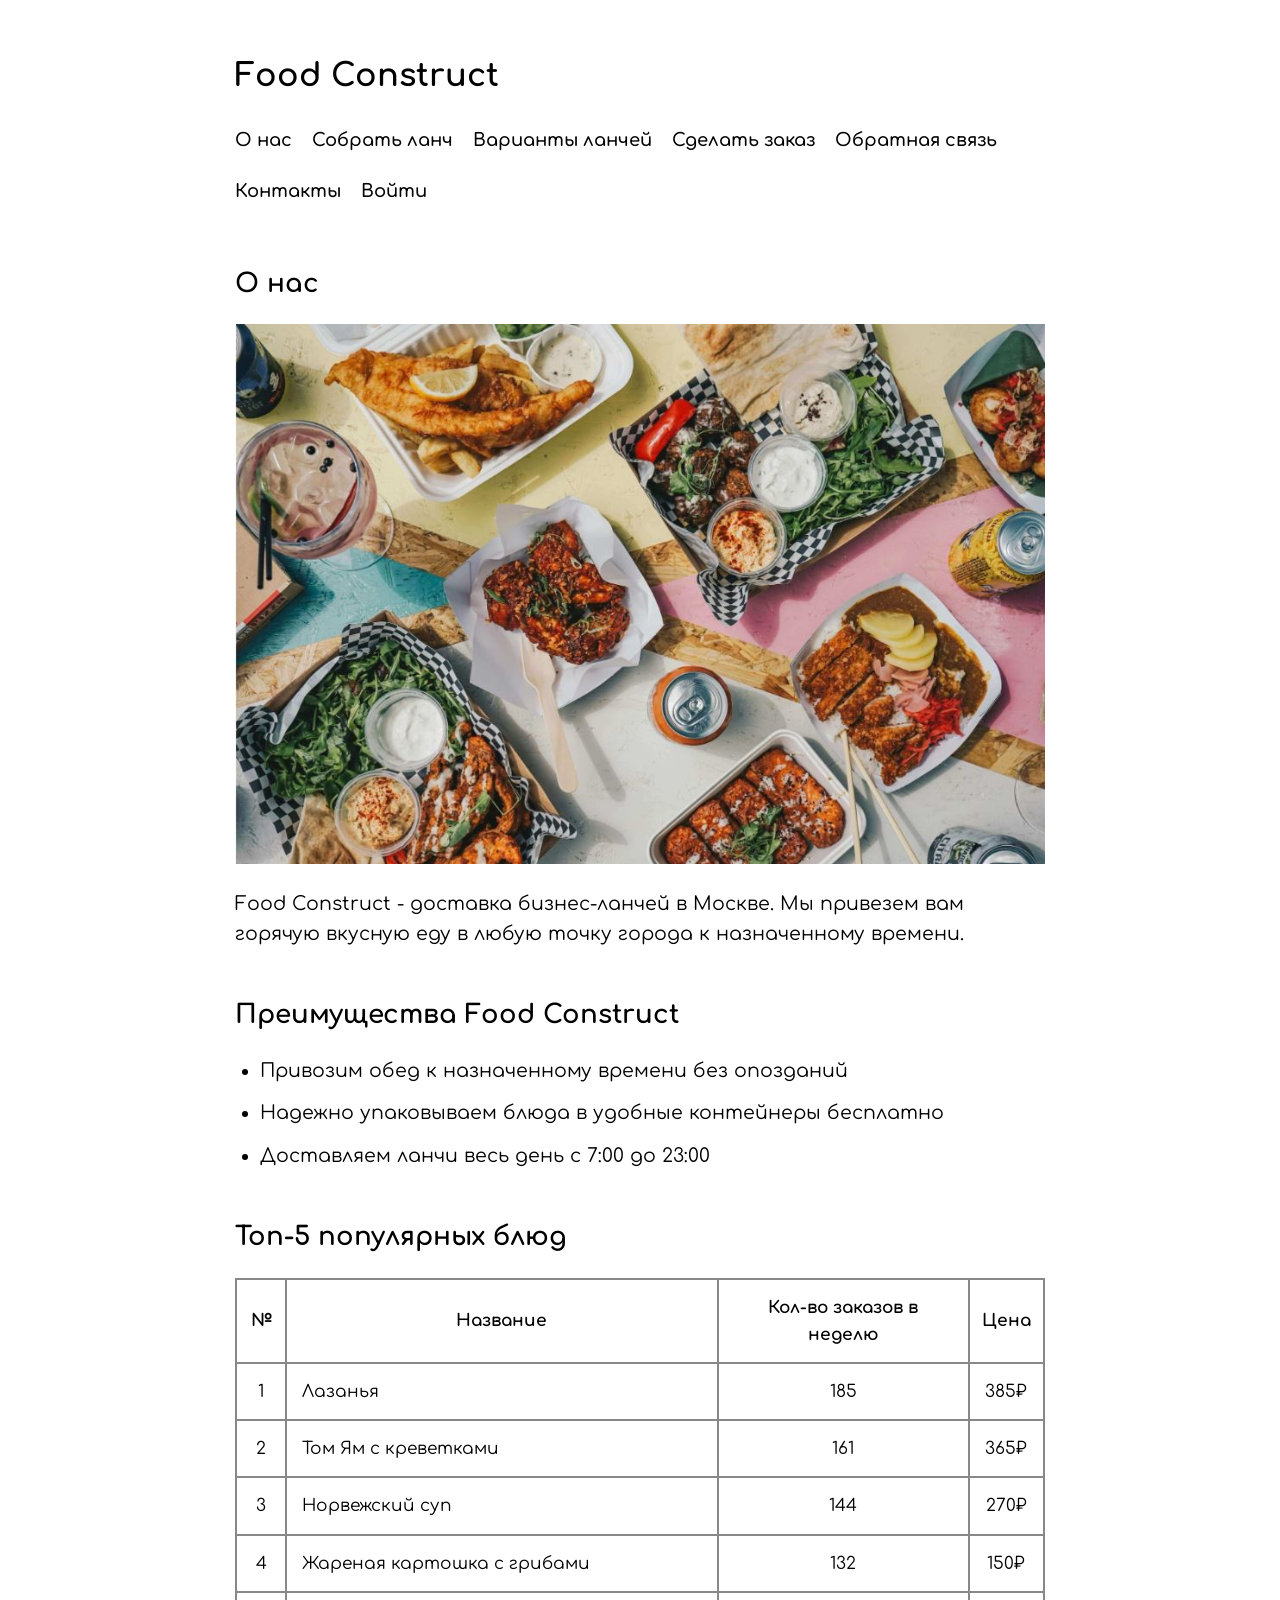
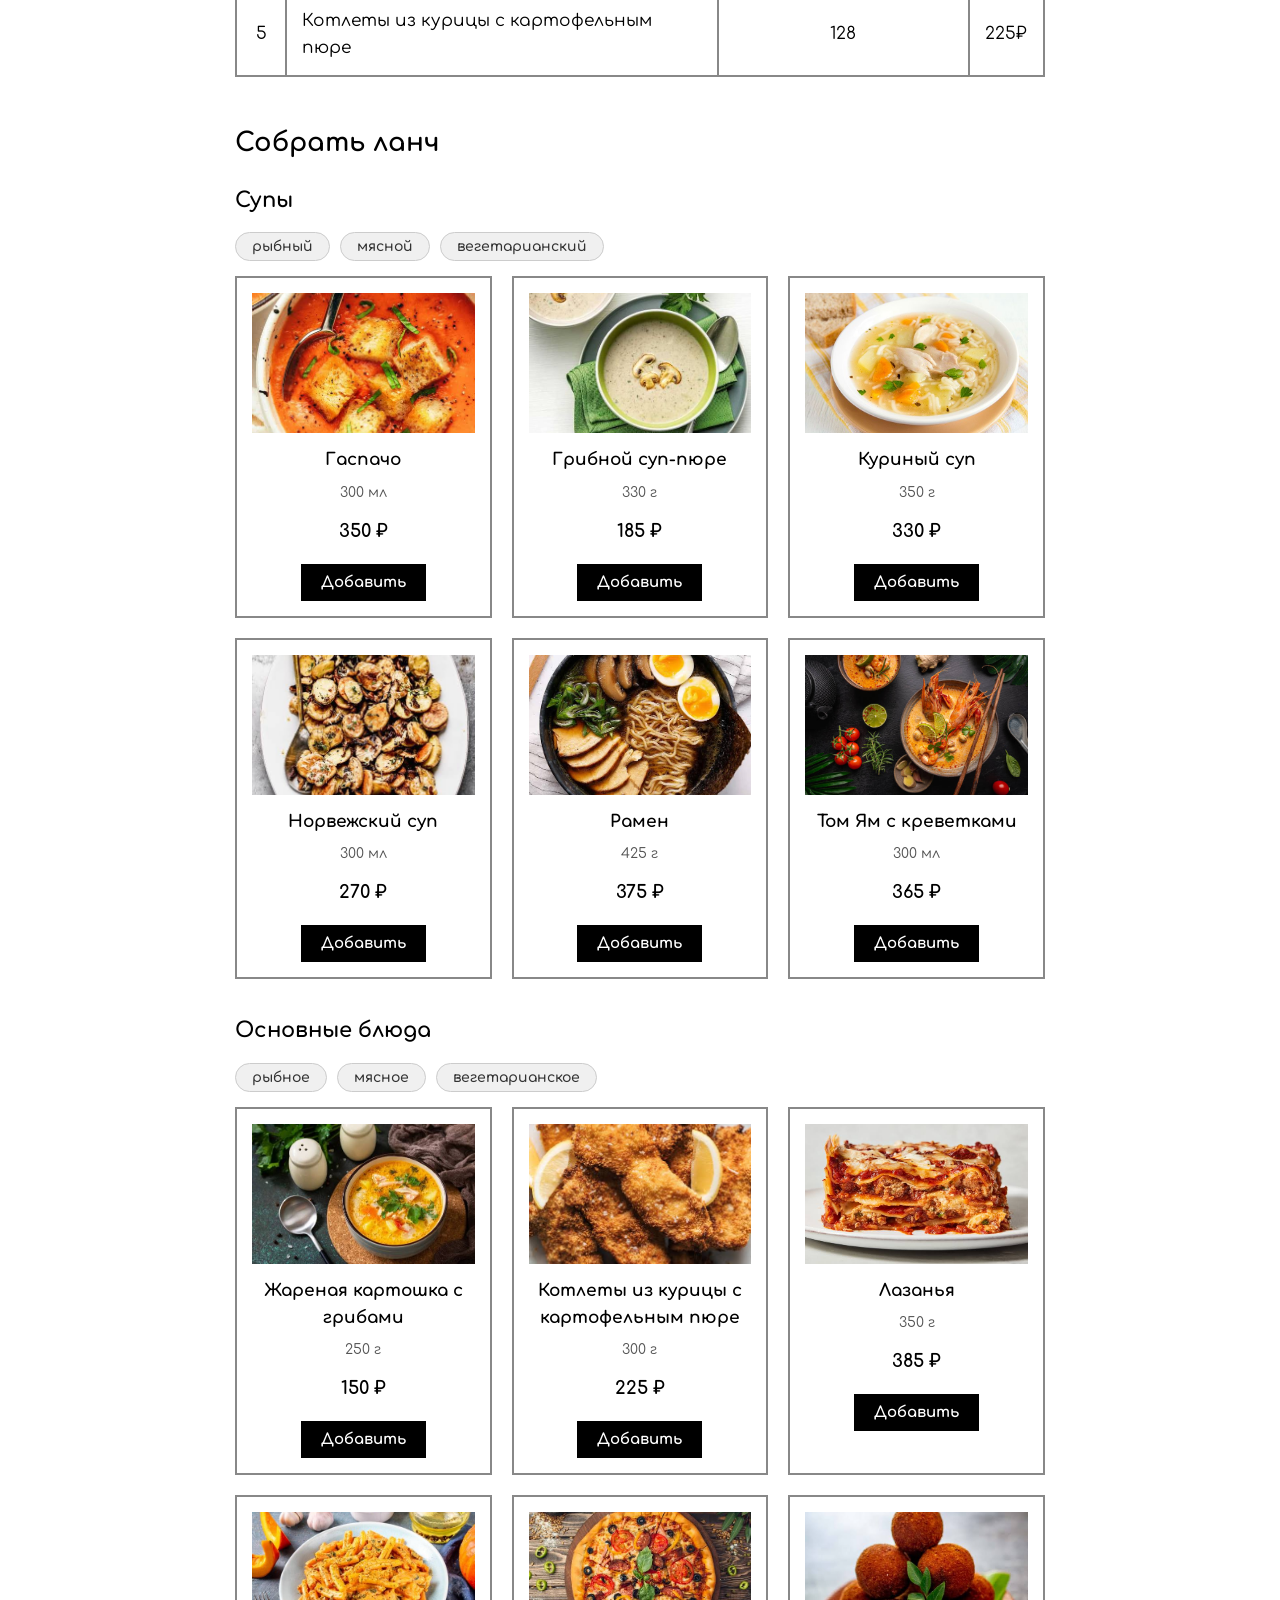
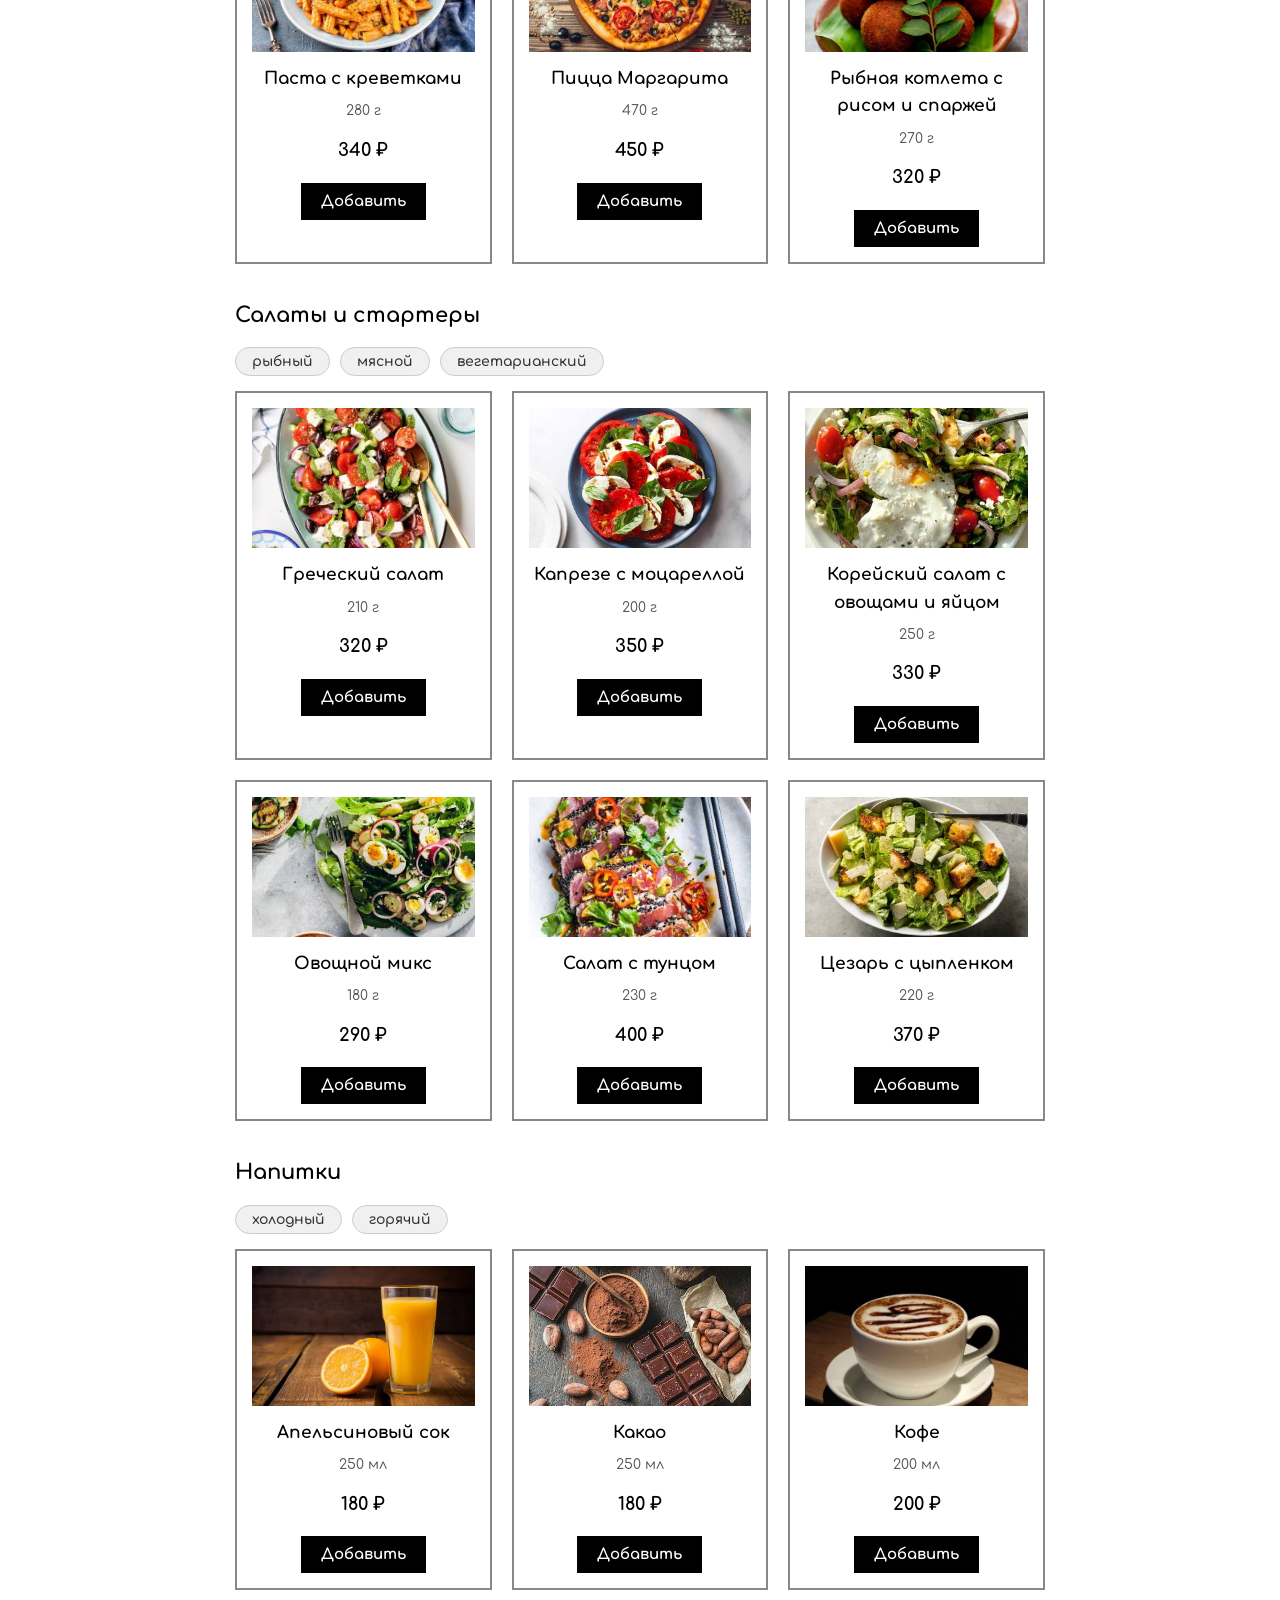
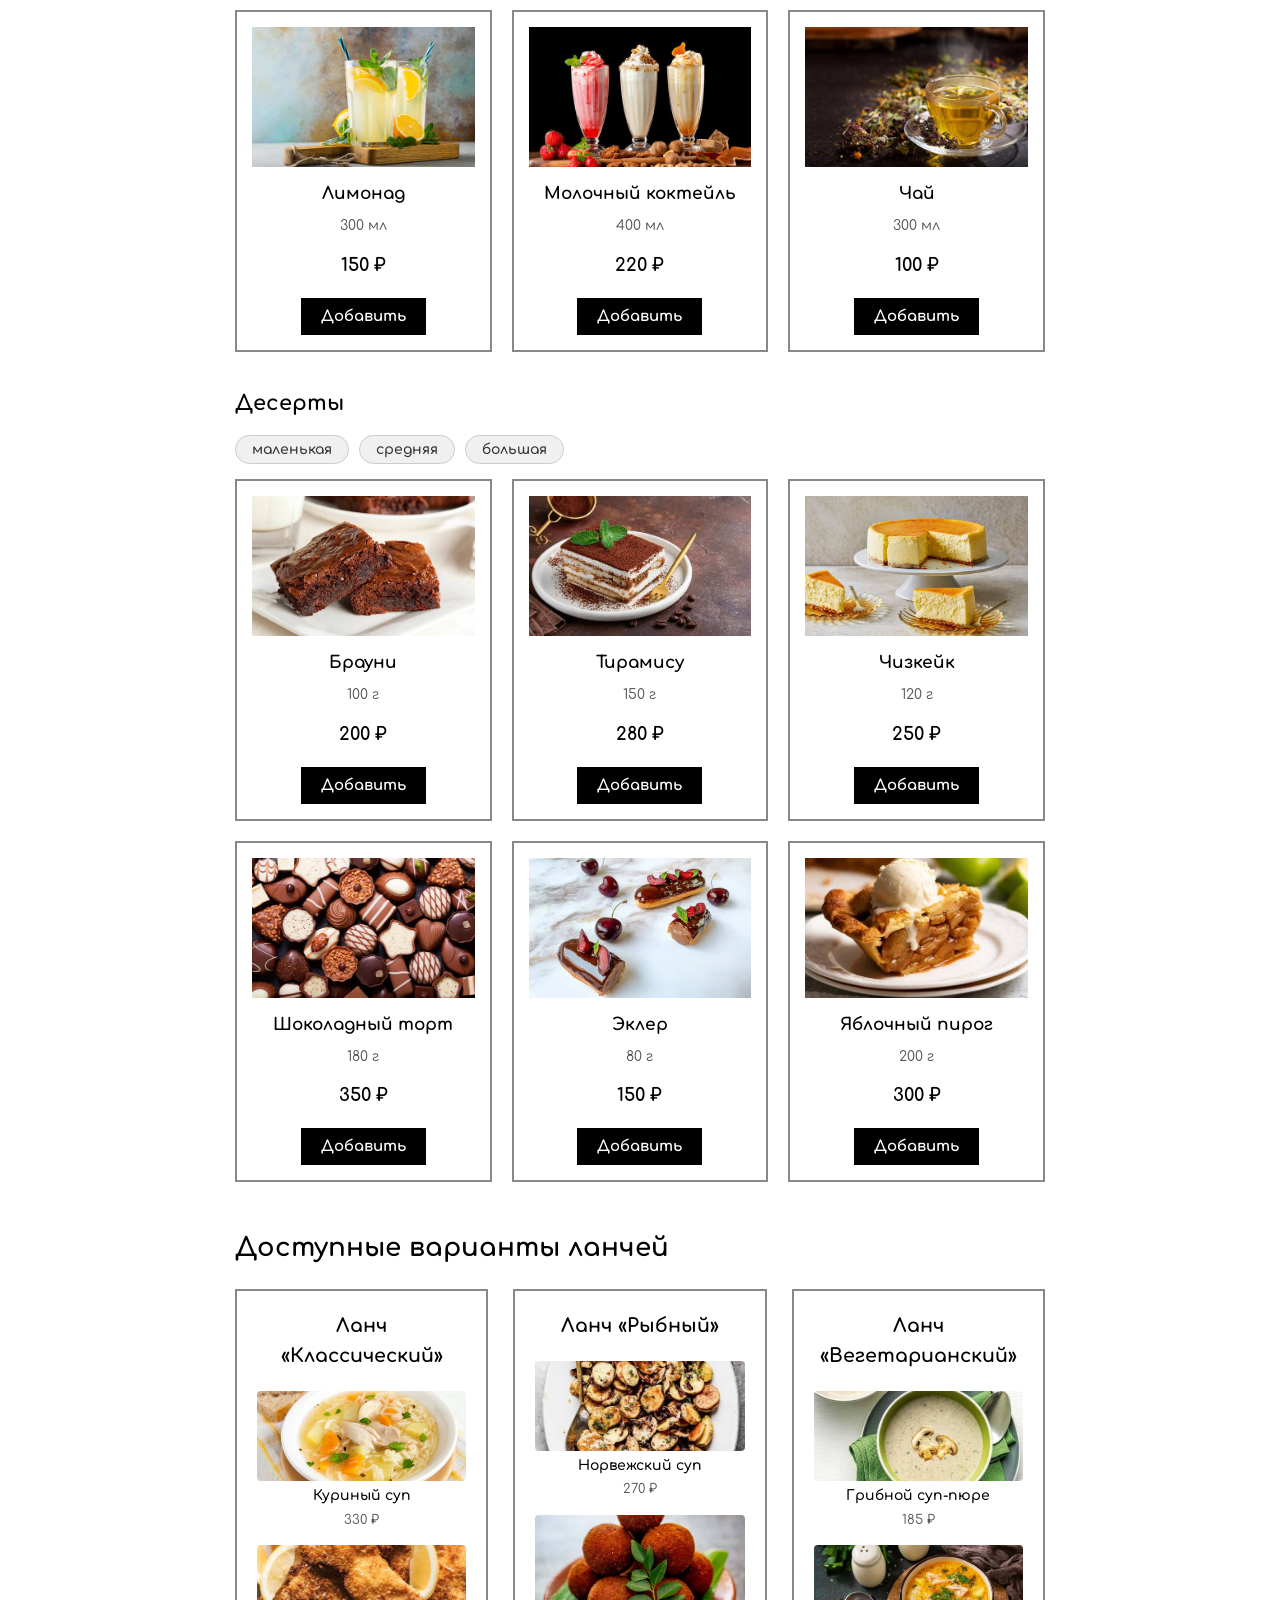
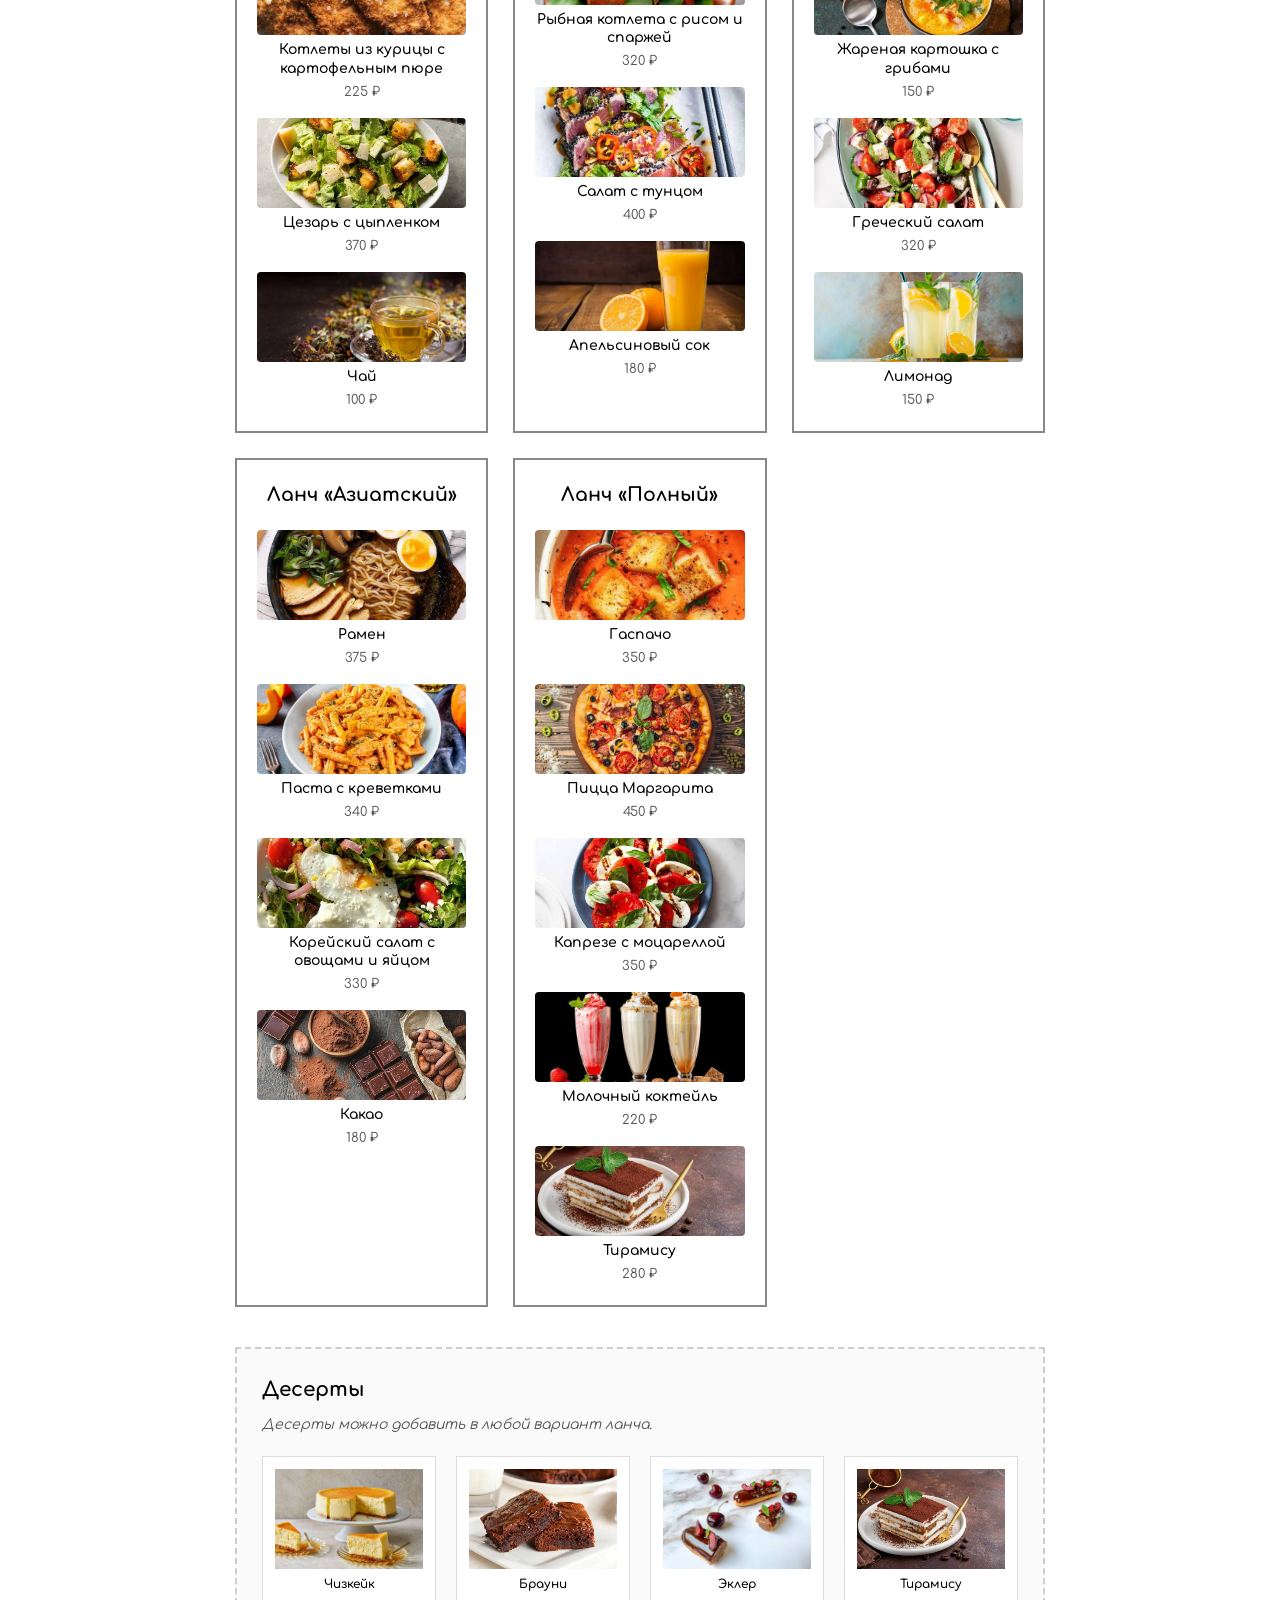
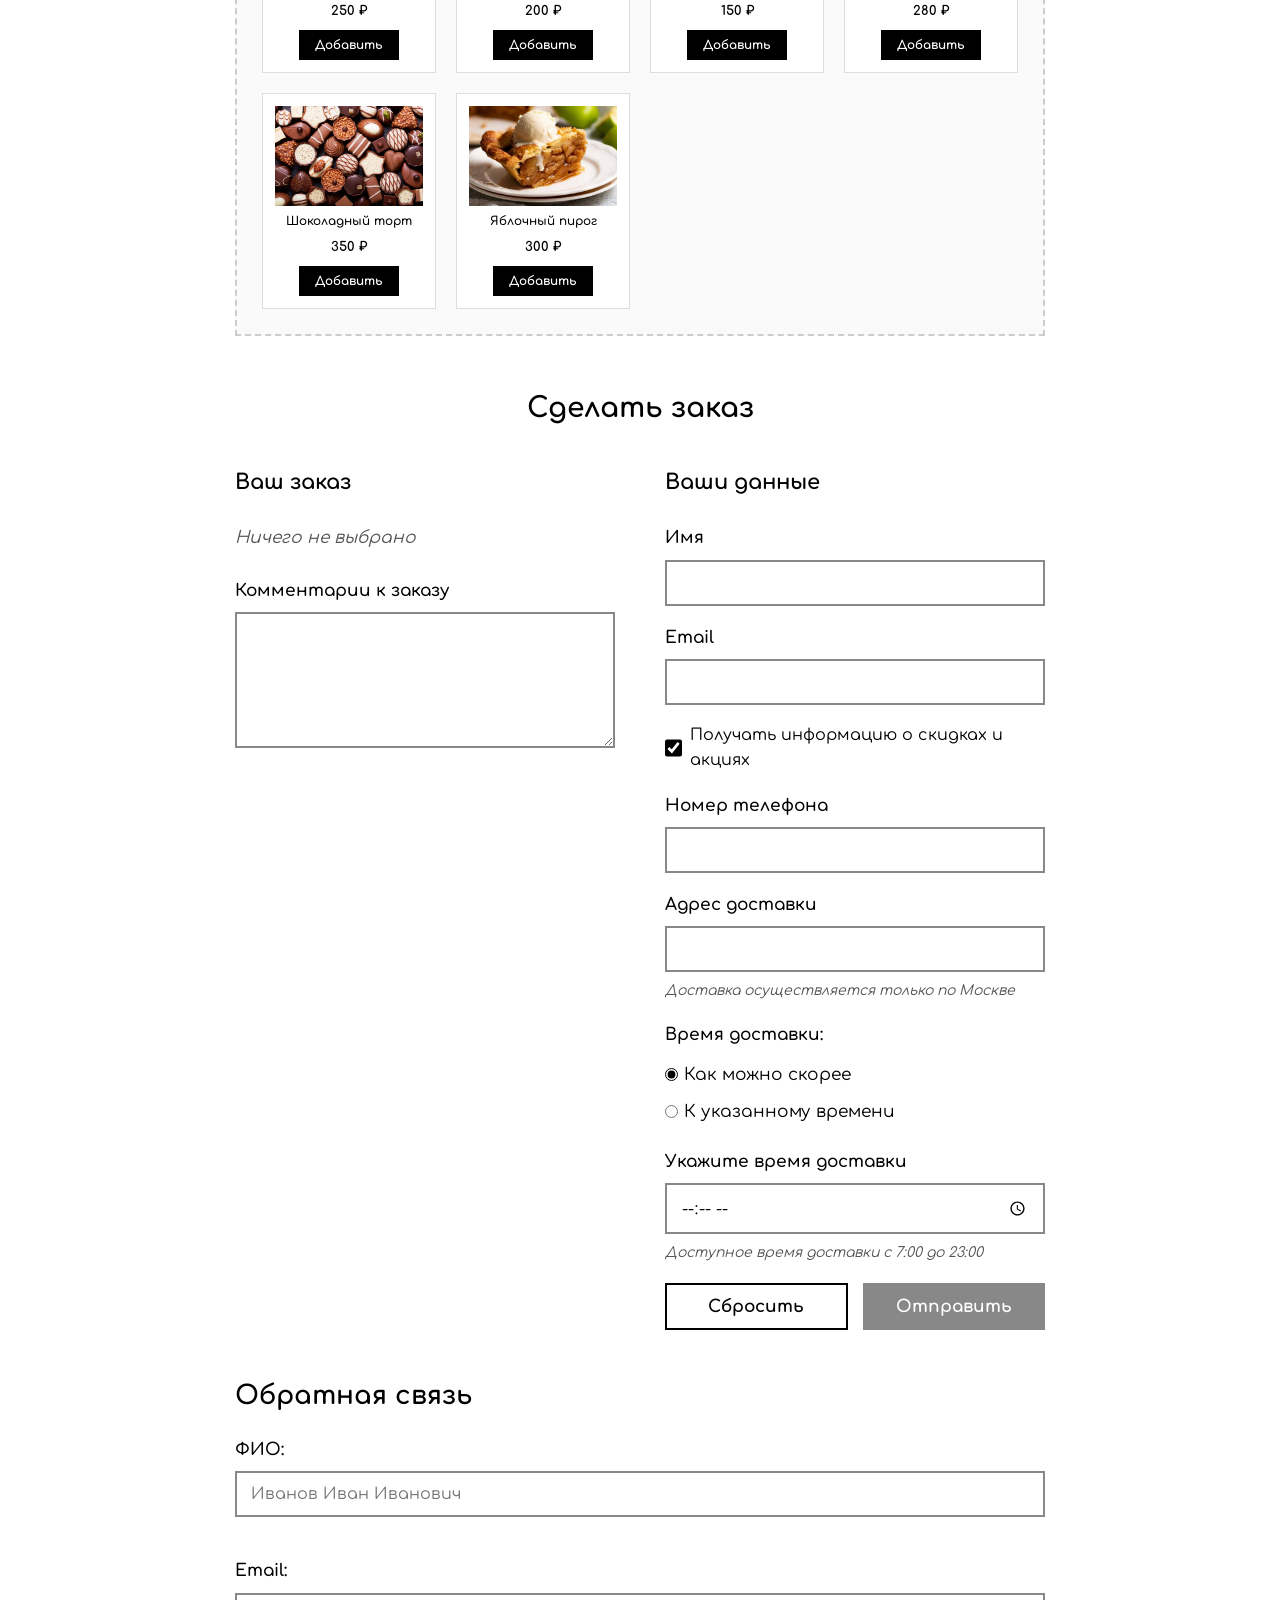
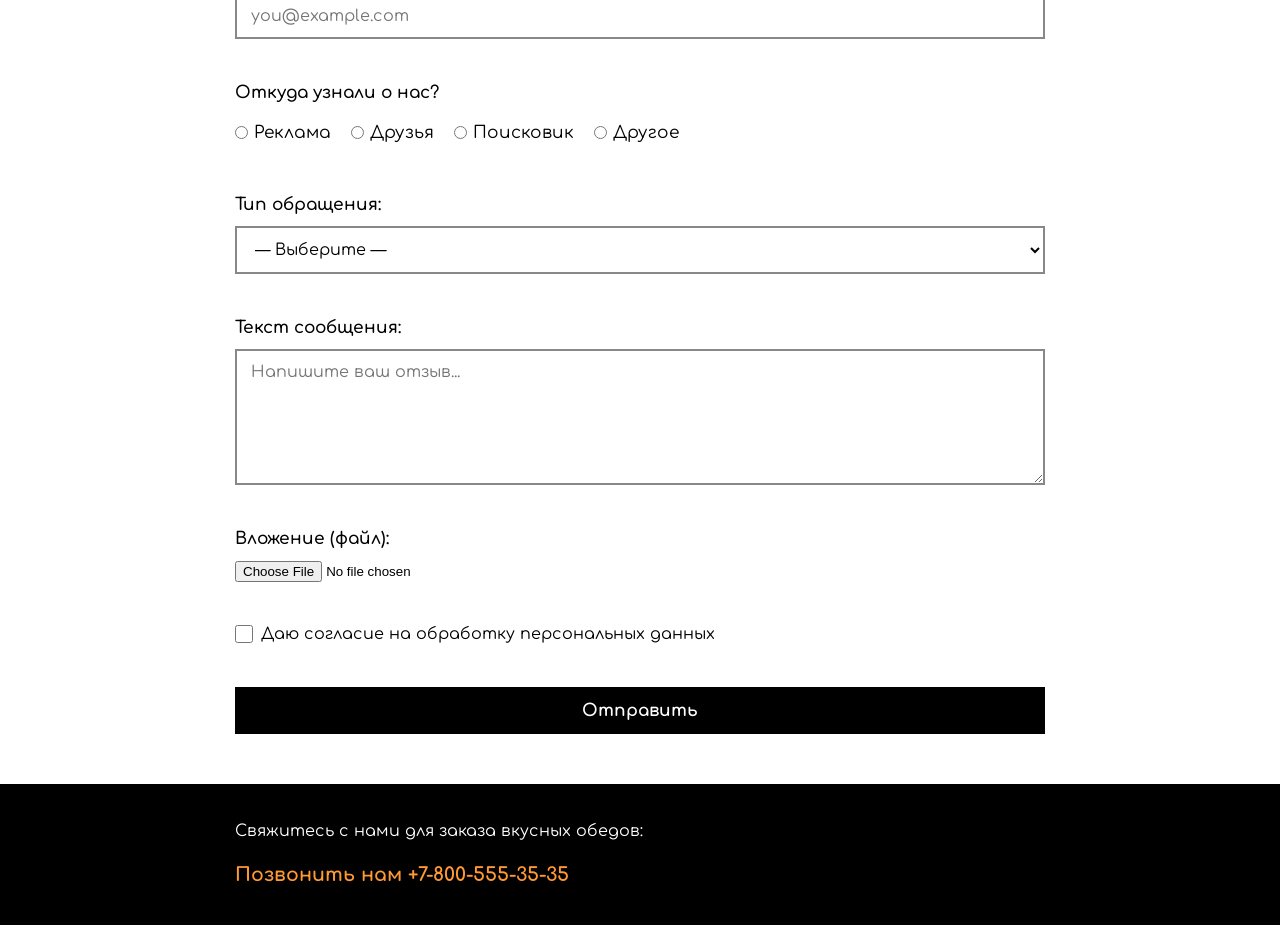
<file: lab6/index.html>
<!DOCTYPE html>
<html lang="ru">
<head>
    <meta charset="UTF-8">
    <meta name="viewport" content="width=device-width, initial-scale=1.0">
    <title>Food Construct — Доставка бизнес-ланчей</title>
    <link rel="preconnect" href="https://fonts.googleapis.com">
    <link rel="preconnect" href="https://fonts.gstatic.com" crossorigin>
    <link href="https://fonts.googleapis.com/css2?family=Comfortaa:wght@400;600;700&display=swap" rel="stylesheet">
    <link rel="stylesheet" href="style.css">
</head>
<body>

    <div class="wrapper">
        <header>
            <h1>Food Construct</h1>
            <nav>
                <a href="#">О нас</a>
                <a href="#lunch">Собрать ланч</a>
                <a href="#lunch-variants">Варианты ланчей</a>
                <a href="#order">Сделать заказ</a>
                <a href="#feedback">Обратная связь</a>
                <a href="#contacts">Контакты</a>
                <a href="login.html">Войти</a>
            </nav>
        </header>

        <main>
            <section class="about">
                <h2>О нас</h2>
                <img src="promo.jpg" alt="Разнообразные блюда Food Construct">
                <p>Food Construct - доставка бизнес-ланчей в Москве. Мы привезем вам горячую вкусную еду в любую точку города к назначенному времени.</p>
            </section>

            <section class="advantages">
                <h2>Преимущества Food Construct</h2>
                <ul>
                    <li>Привозим обед к назначенному времени без опозданий</li>
                    <li>Надежно упаковываем блюда в удобные контейнеры бесплатно</li>
                    <li>Доставляем ланчи весь день с 7:00 до 23:00</li>
                </ul>
            </section>

            <section class="top-dishes">
                <h2>Топ-5 популярных блюд</h2>
                <table>
                    <thead>
                        <tr>
                            <th>№</th>
                            <th>Название</th>
                            <th>Кол-во заказов в неделю</th>
                            <th>Цена</th>
                        </tr>
                    </thead>
                    <tbody>
                        <tr><td>1</td><td>Лазанья</td><td>185</td><td>385₽</td></tr>
                        <tr><td>2</td><td>Том Ям с креветками</td><td>161</td><td>365₽</td></tr>
                        <tr><td>3</td><td>Норвежский суп</td><td>144</td><td>270₽</td></tr>
                        <tr><td>4</td><td>Жареная картошка с грибами</td><td>132</td><td>150₽</td></tr>
                        <tr><td>5</td><td>Котлеты из курицы с картофельным пюре</td><td>128</td><td>225₽</td></tr>
                    </tbody>
                </table>
            </section>

            <section class="lunch" id="lunch">
                <h2>Собрать ланч</h2>

                <div class="menu-category">
                    <h3>Супы</h3>
                    <div class="menu-grid" data-category="soup"></div>
                </div>

                <div class="menu-category">
                    <h3>Основные блюда</h3>
                    <div class="menu-grid" data-category="main"></div>
                </div>

                <div class="menu-category">
                    <h3>Салаты и стартеры</h3>
                    <div class="menu-grid" data-category="salad"></div>
                </div>

                <div class="menu-category">
                    <h3>Напитки</h3>
                    <div class="menu-grid" data-category="drink"></div>
                </div>

                <div class="menu-category">
                    <h3>Десерты</h3>
                    <div class="menu-grid" data-category="dessert"></div>
                </div>
            </section>

            <!-- ============ ЛАБА № 6: Блок с вариантами ланчей ============ -->
            <section class="lunch-variants" id="lunch-variants">
                <h2>Доступные варианты ланчей</h2>

                <div class="variants-grid" id="variants-grid">
                    <!-- сюда render.js сгенерирует карточки вариантов -->
                </div>

                <!-- Блок с десертами -->
                <div class="desserts-info">
                    <h3>Десерты</h3>
                    <p class="desserts-hint">
                        Десерты можно добавить в любой вариант ланча.
                    </p>
                    <div class="desserts-grid" id="desserts-grid">
                        <!-- сюда render.js сгенерирует карточки десертов -->
                    </div>
                </div>
            </section>

            <section class="order-section" id="order">
                <h2 class="order-title">Сделать заказ</h2>

                <form action="https://httpbin.org/post" method="POST" id="order-form">
                    <div class="order-columns">

                        <div class="order-left">
                            <h3>Ваш заказ</h3>

                            <div class="order" id="order-items"></div>

                            <div class="order-total" id="order-total" hidden>
                                <h4>Стоимость заказа</h4>
                                <p class="order-total-value">0₽</p>
                            </div>

                            <div class="form-group comment-group">
                                <label for="comment">Комментарии к заказу</label>
                                <textarea id="comment" name="comment" rows="6"></textarea>
                            </div>
                        </div>

                        <div class="order-right">
                            <h3>Ваши данные</h3>

                            <div class="form-group">
                                <label for="name">Имя</label>
                                <input type="text" id="name" name="name" required>
                            </div>

                            <div class="form-group">
                                <label for="email">Email</label>
                                <input type="email" id="email" name="email" required>
                            </div>

                            <div class="checkbox-group promo-checkbox">
                                <label>
                                    <input type="checkbox" name="subscribe" checked>
                                    Получать информацию о скидках и акциях
                                </label>
                            </div>

                            <div class="form-group">
                                <label for="phone">Номер телефона</label>
                                <input type="tel" id="phone" name="phone" required>
                            </div>

                            <div class="form-group">
                                <label for="address">Адрес доставки</label>
                                <input type="text" id="address" name="address" required>
                                <p class="hint">Доставка осуществляется только по Москве</p>
                            </div>

                            <div class="form-group">
                                <span class="group-label">Время доставки:</span>
                                <div class="radio-group radio-vertical">
                                    <label><input type="radio" name="delivery_time" value="asap" checked> Как можно скорее</label>
                                    <label><input type="radio" name="delivery_time" value="scheduled"> К указанному времени</label>
                                </div>
                            </div>

                            <!-- ЛАБА № 5: поле точного времени доставки -->
                            <div class="form-group">
                                <label for="delivery-time">Укажите время доставки</label>
                                <input type="time" id="delivery-time" name="delivery_time_exact" min="07:00" max="23:00">
                                <p class="hint">Доступное время доставки с 7:00 до 23:00</p>
                            </div>

                            <!-- ЛАБА № 5: кнопки «Сбросить» и «Отправить» -->
                            <div class="form-actions">
                                <button type="reset" class="btn-reset">Сбросить</button>
                                <button type="submit" class="btn-submit" id="order-submit" disabled>Отправить</button>
                            </div>
                        </div>

                    </div>
                </form>
            </section>

            <section class="feedback" id="feedback">
                <h2>Обратная связь</h2>
                <form action="https://httpbin.org/post" method="POST" enctype="multipart/form-data">

                    <div class="form-group">
                        <label for="fio">ФИО:</label>
                        <input type="text" id="fio" name="fio" placeholder="Иванов Иван Иванович" required>
                    </div>

                    <div class="form-group">
                        <label for="email-feedback">Email:</label>
                        <input type="email" id="email-feedback" name="email" placeholder="you@example.com" required>
                    </div>

                    <div class="form-group">
                        <span class="group-label">Откуда узнали о нас?</span>
                        <div class="radio-group">
                            <label><input type="radio" name="source" value="ads" required> Реклама</label>
                            <label><input type="radio" name="source" value="friends"> Друзья</label>
                            <label><input type="radio" name="source" value="search"> Поисковик</label>
                            <label><input type="radio" name="source" value="other"> Другое</label>
                        </div>
                    </div>

                    <div class="form-group">
                        <label for="type">Тип обращения:</label>
                        <select id="type" name="type" required>
                            <option value="" disabled selected>— Выберите —</option>
                            <option value="complaint">Жалоба</option>
                            <option value="suggestion">Предложение</option>
                        </select>
                    </div>

                    <div class="form-group">
                        <label for="message">Текст сообщения:</label>
                        <textarea id="message" name="message" rows="6" placeholder="Напишите ваш отзыв..." required></textarea>
                    </div>

                    <div class="form-group">
                        <label for="attachment">Вложение (файл):</label>
                        <input type="file" id="attachment" name="attachment">
                    </div>

                    <div class="form-group checkbox-group">
                        <label>
                            <input type="checkbox" name="consent" required>
                            Даю согласие на обработку персональных данных
                        </label>
                    </div>

                    <button type="submit" class="btn-submit">Отправить</button>
                </form>
            </section>
        </main>
    </div>

    <footer id="contacts">
        <div class="footer-content">
            <p>Свяжитесь с нами для заказа вкусных обедов:</p>
            <a href="tel:+78005553535">Позвонить нам +7-800-555-35-35</a>
        </div>
    </footer>

    <script src="dishes.js"></script>
    <script src="render.js"></script>

</body>
</html>
</file>
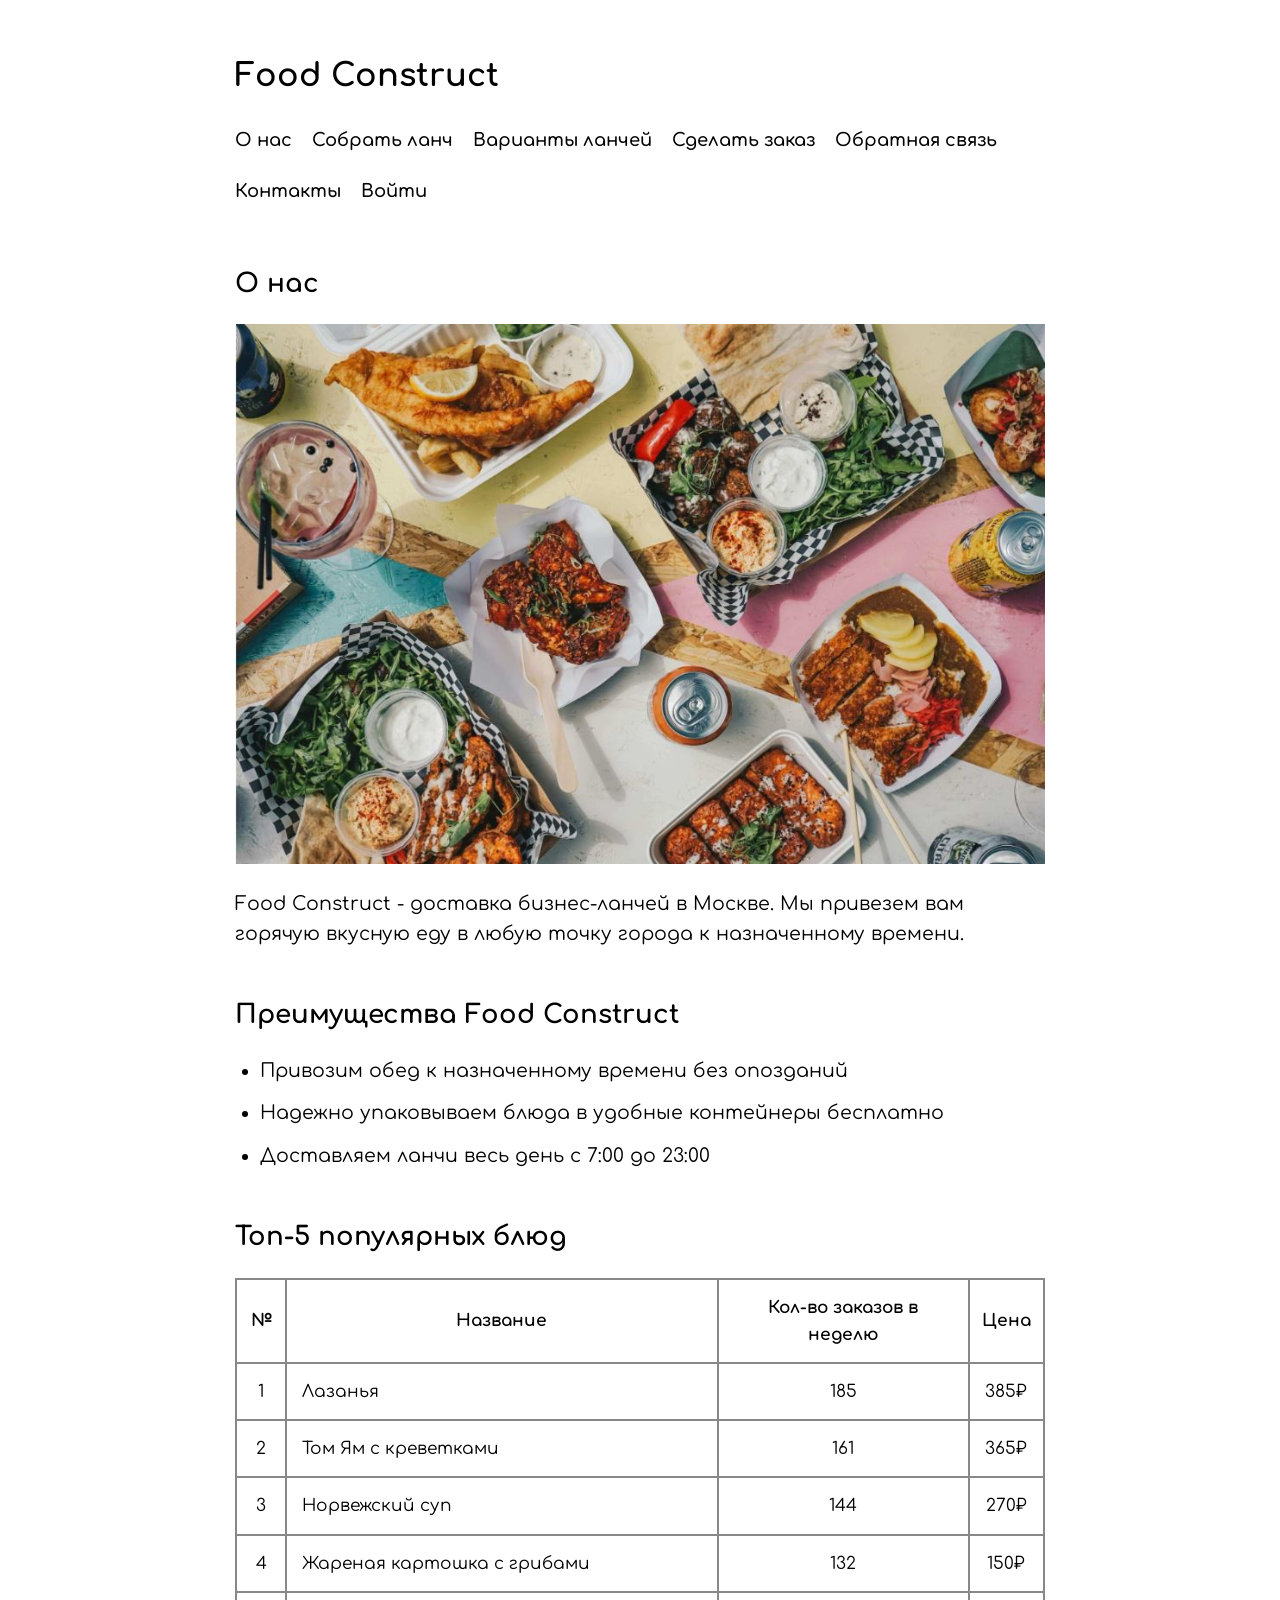
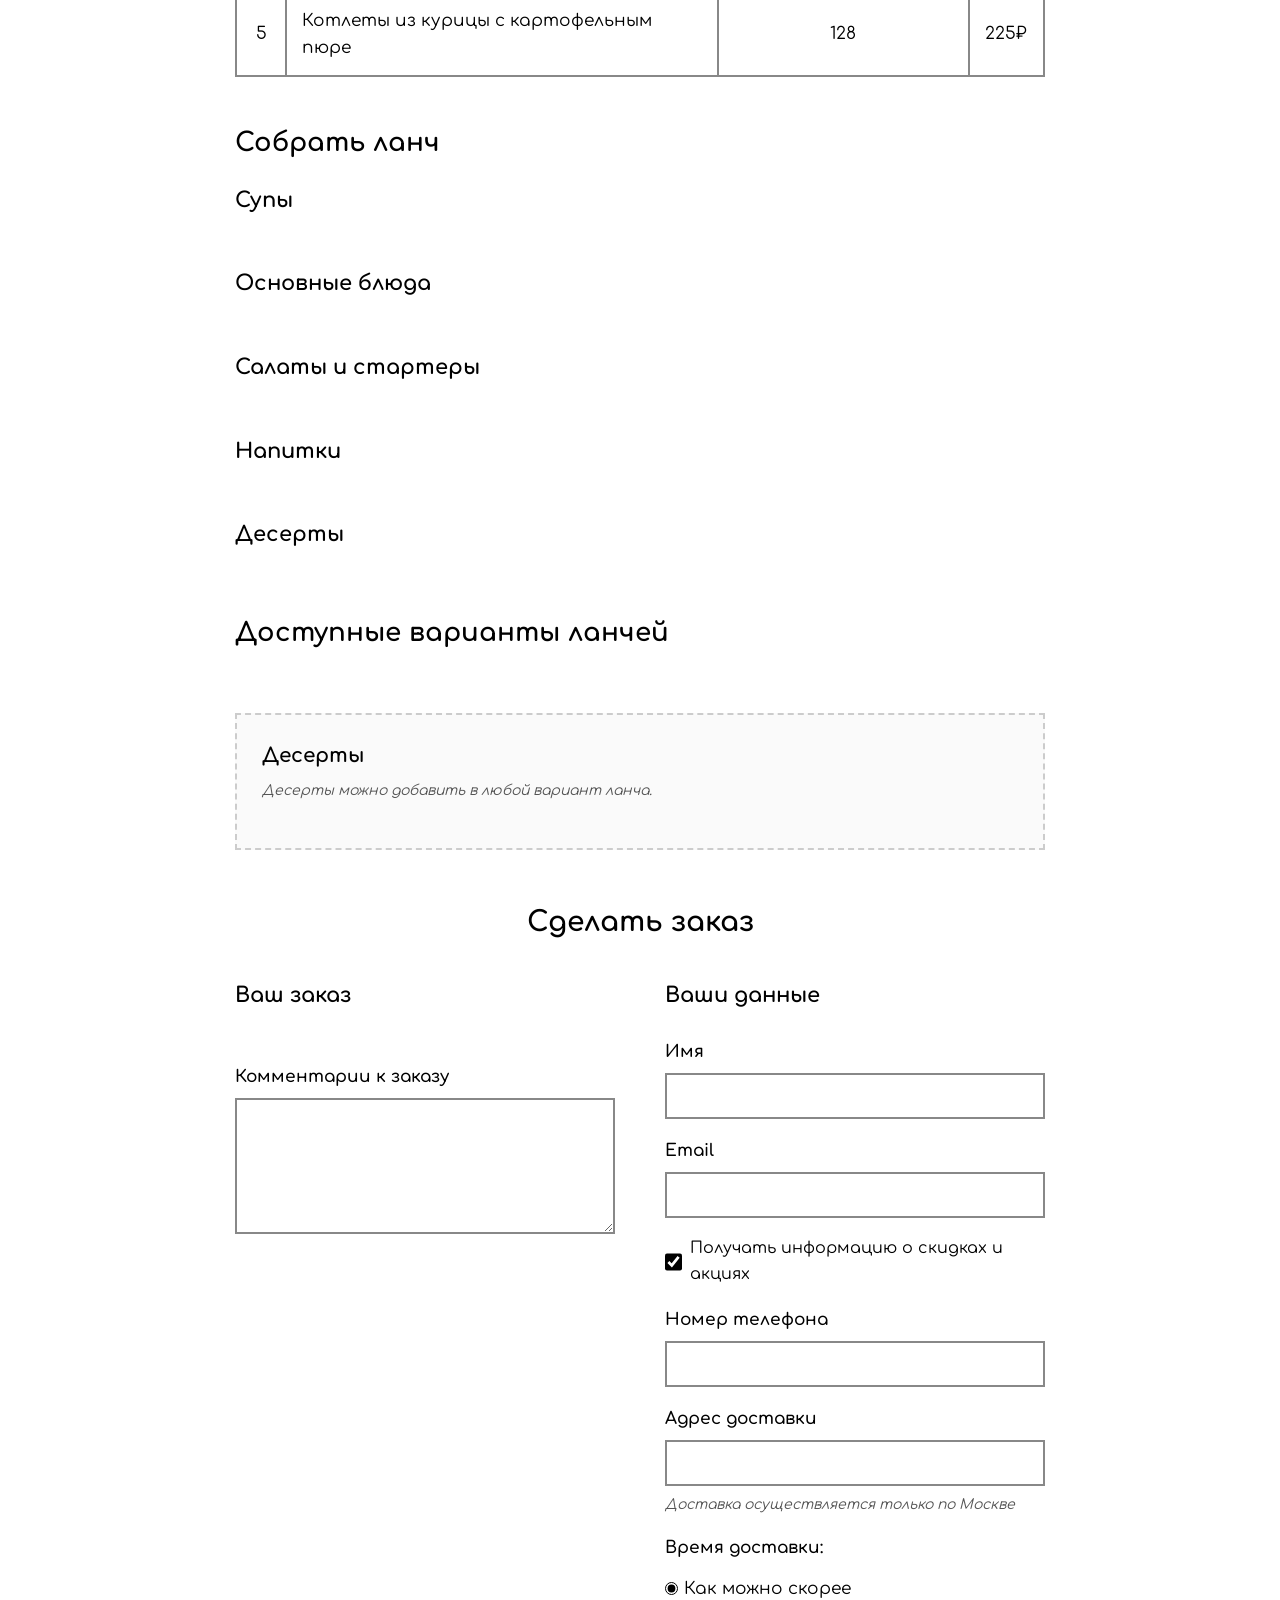
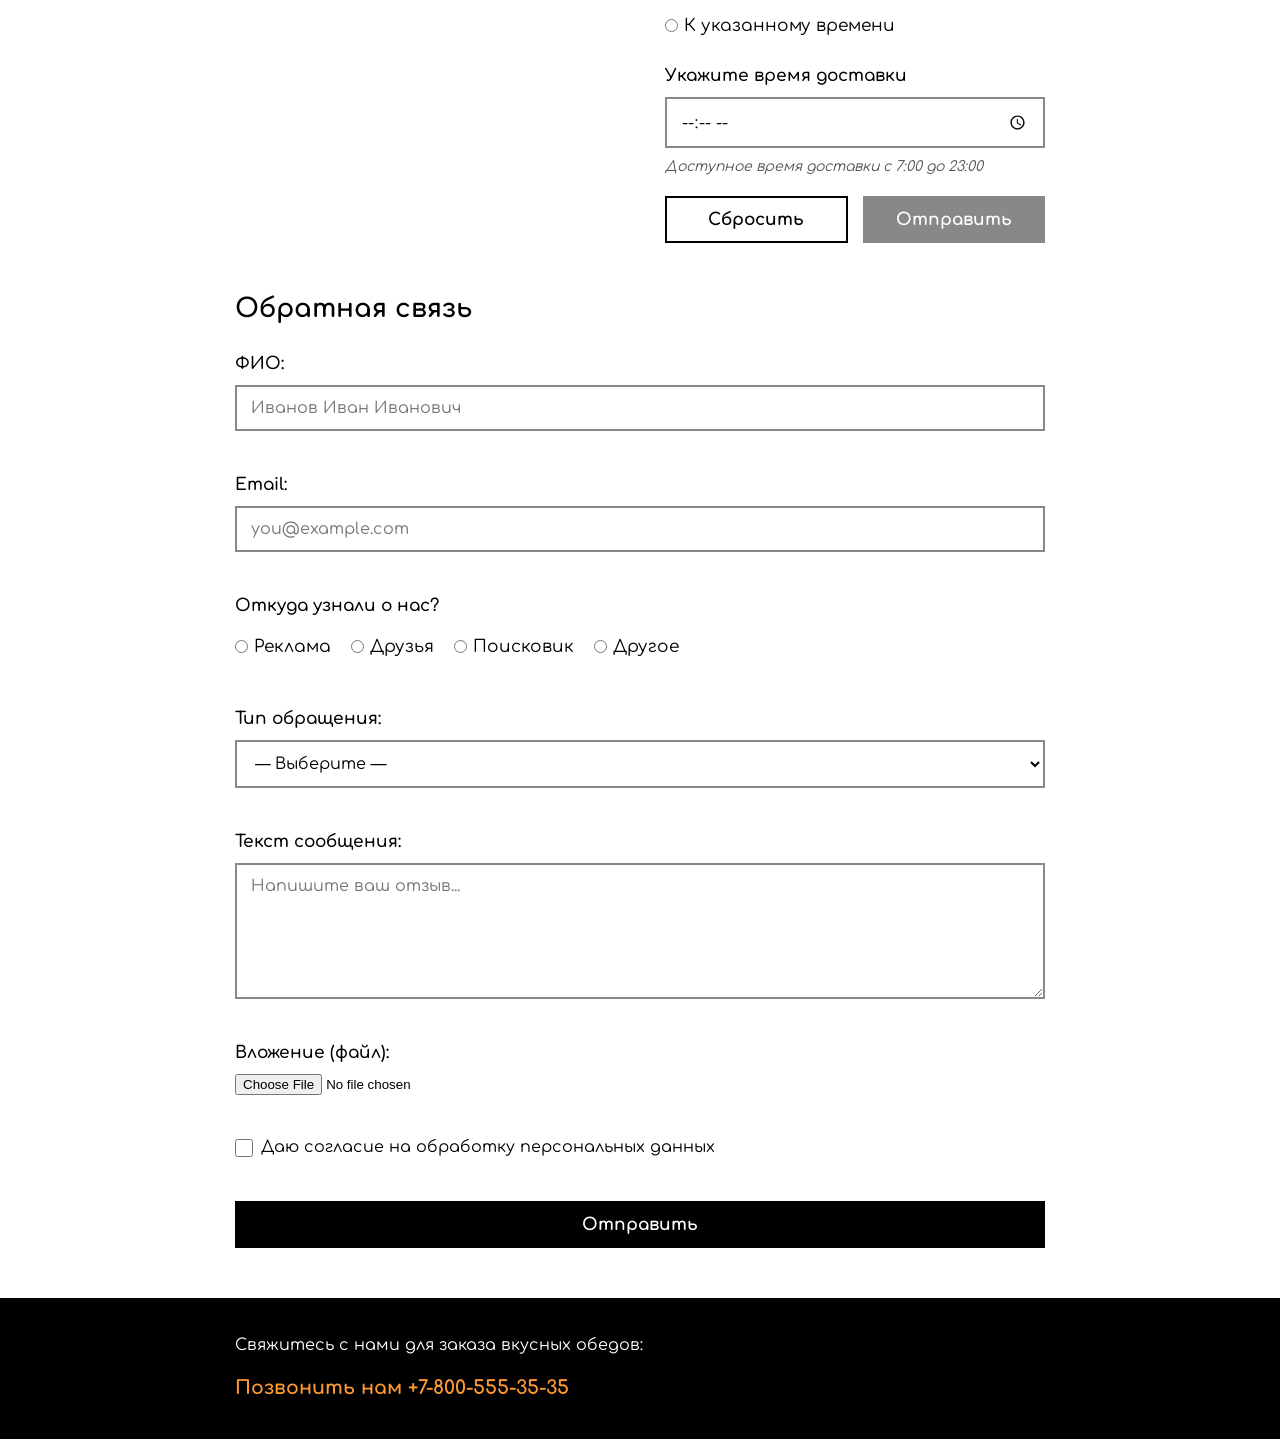
<file: lab7/index.html>
<!DOCTYPE html>
<html lang="ru">
<head>
    <meta charset="UTF-8">
    <meta name="viewport" content="width=device-width, initial-scale=1.0">

    <title>Food Construct — Доставка бизнес-ланчей</title>

    <link rel="preconnect" href="https://fonts.googleapis.com">
    <link rel="preconnect" href="https://fonts.gstatic.com" crossorigin>

    <link href="https://fonts.googleapis.com/css2?family=Comfortaa:wght@400;600;700&display=swap" rel="stylesheet">

    <link rel="stylesheet" href="style.css">
</head>

<body>

    <div class="wrapper">

        <header>
            <h1>Food Construct</h1>

            <nav>
                <a href="#">О нас</a>
                <a href="#lunch">Собрать ланч</a>
                <a href="#lunch-variants">Варианты ланчей</a>
                <a href="#order">Сделать заказ</a>
                <a href="#feedback">Обратная связь</a>
                <a href="#contacts">Контакты</a>
                <a href="login.html">Войти</a>
            </nav>
        </header>


        <main>

            <!-- О нас -->
            <section class="about">
                <h2>О нас</h2>

                <img
                    src="promo.jpg"
                    alt="Разнообразные блюда Food Construct"
                >

                <p>
                    Food Construct - доставка бизнес-ланчей в Москве.
                    Мы привезем вам горячую вкусную еду в любую точку
                    города к назначенному времени.
                </p>
            </section>


            <!-- Преимущества -->
            <section class="advantages">
                <h2>Преимущества Food Construct</h2>

                <ul>
                    <li>
                        Привозим обед к назначенному времени без опозданий
                    </li>

                    <li>
                        Надежно упаковываем блюда в удобные контейнеры бесплатно
                    </li>

                    <li>
                        Доставляем ланчи весь день с 7:00 до 23:00
                    </li>
                </ul>
            </section>


            <!-- Популярные блюда -->
            <section class="top-dishes">
                <h2>Топ-5 популярных блюд</h2>

                <table>
                    <thead>
                        <tr>
                            <th>№</th>
                            <th>Название</th>
                            <th>Кол-во заказов в неделю</th>
                            <th>Цена</th>
                        </tr>
                    </thead>

                    <tbody>
                        <tr>
                            <td>1</td>
                            <td>Лазанья</td>
                            <td>185</td>
                            <td>385₽</td>
                        </tr>

                        <tr>
                            <td>2</td>
                            <td>Том Ям с креветками</td>
                            <td>161</td>
                            <td>365₽</td>
                        </tr>

                        <tr>
                            <td>3</td>
                            <td>Норвежский суп</td>
                            <td>144</td>
                            <td>270₽</td>
                        </tr>

                        <tr>
                            <td>4</td>
                            <td>Жареная картошка с грибами</td>
                            <td>132</td>
                            <td>150₽</td>
                        </tr>

                        <tr>
                            <td>5</td>
                            <td>Котлеты из курицы с картофельным пюре</td>
                            <td>128</td>
                            <td>225₽</td>
                        </tr>
                    </tbody>
                </table>
            </section>


            <!-- Сбор ланча -->
            <section class="lunch" id="lunch">
                <h2>Собрать ланч</h2>

                <div class="menu-category">
                    <h3>Супы</h3>
                    <div class="menu-grid" data-category="soup"></div>
                </div>

                <div class="menu-category">
                    <h3>Основные блюда</h3>
                    <div class="menu-grid" data-category="main"></div>
                </div>

                <div class="menu-category">
                    <h3>Салаты и стартеры</h3>
                    <div class="menu-grid" data-category="salad"></div>
                </div>

                <div class="menu-category">
                    <h3>Напитки</h3>
                    <div class="menu-grid" data-category="drink"></div>
                </div>

                <div class="menu-category">
                    <h3>Десерты</h3>
                    <div class="menu-grid" data-category="dessert"></div>
                </div>
            </section>


            <!-- Варианты ланчей -->
            <section class="lunch-variants" id="lunch-variants">

                <h2>Доступные варианты ланчей</h2>

                <div class="variants-grid" id="variants-grid"></div>

                <div class="desserts-info">
                    <h3>Десерты</h3>

                    <p class="desserts-hint">
                        Десерты можно добавить в любой вариант ланча.
                    </p>

                    <div class="desserts-grid" id="desserts-grid"></div>
                </div>

            </section>


            <!-- Оформление заказа -->
            <section class="order-section" id="order">

                <h2 class="order-title">Сделать заказ</h2>

                <form
                    action="https://httpbin.org/post"
                    method="POST"
                    id="order-form"
                >

                    <div class="order-columns">

                        <!-- Левая часть -->
                        <div class="order-left">

                            <h3>Ваш заказ</h3>

                            <div class="order" id="order-items"></div>

                            <div class="order-total" id="order-total" hidden>
                                <h4>Стоимость заказа</h4>
                                <p class="order-total-value">0₽</p>
                            </div>

                            <div class="form-group comment-group">
                                <label for="comment">
                                    Комментарии к заказу
                                </label>

                                <textarea
                                    id="comment"
                                    name="comment"
                                    rows="6"
                                ></textarea>
                            </div>

                        </div>


                        <!-- Правая часть -->
                        <div class="order-right">

                            <h3>Ваши данные</h3>

                            <div class="form-group">
                                <label for="name">Имя</label>

                                <input
                                    type="text"
                                    id="name"
                                    name="name"
                                    required
                                >
                            </div>

                            <div class="form-group">
                                <label for="email">Email</label>

                                <input
                                    type="email"
                                    id="email"
                                    name="email"
                                    required
                                >
                            </div>


                            <div class="checkbox-group promo-checkbox">
                                <label>
                                    <input
                                        type="checkbox"
                                        name="subscribe"
                                        checked
                                    >

                                    Получать информацию о скидках и акциях
                                </label>
                            </div>


                            <div class="form-group">
                                <label for="phone">Номер телефона</label>

                                <input
                                    type="tel"
                                    id="phone"
                                    name="phone"
                                    required
                                >
                            </div>


                            <div class="form-group">
                                <label for="address">Адрес доставки</label>

                                <input
                                    type="text"
                                    id="address"
                                    name="address"
                                    required
                                >

                                <p class="hint">
                                    Доставка осуществляется только по Москве
                                </p>
                            </div>


                            <div class="form-group">

                                <span class="group-label">
                                    Время доставки:
                                </span>

                                <div class="radio-group radio-vertical">

                                    <label>
                                        <input
                                            type="radio"
                                            name="delivery_time"
                                            value="asap"
                                            checked
                                        >

                                        Как можно скорее
                                    </label>

                                    <label>
                                        <input
                                            type="radio"
                                            name="delivery_time"
                                            value="scheduled"
                                        >

                                        К указанному времени
                                    </label>

                                </div>
                            </div>


                            <div class="form-group">
                                <label for="delivery-time">
                                    Укажите время доставки
                                </label>

                                <input
                                    type="time"
                                    id="delivery-time"
                                    name="delivery_time_exact"
                                    min="07:00"
                                    max="23:00"
                                >

                                <p class="hint">
                                    Доступное время доставки с 7:00 до 23:00
                                </p>
                            </div>


                            <div class="form-actions">

                                <button type="reset" class="btn-reset">
                                    Сбросить
                                </button>

                                <button
                                    type="submit"
                                    class="btn-submit"
                                    id="order-submit"
                                    disabled
                                >
                                    Отправить
                                </button>

                            </div>

                        </div>

                    </div>

                </form>

            </section>


            <!-- Обратная связь -->
            <section class="feedback" id="feedback">

                <h2>Обратная связь</h2>

                <form
                    action="https://httpbin.org/post"
                    method="POST"
                    enctype="multipart/form-data"
                >

                    <div class="form-group">
                        <label for="fio">ФИО:</label>

                        <input
                            type="text"
                            id="fio"
                            name="fio"
                            placeholder="Иванов Иван Иванович"
                            required
                        >
                    </div>


                    <div class="form-group">
                        <label for="email-feedback">Email:</label>

                        <input
                            type="email"
                            id="email-feedback"
                            name="email"
                            placeholder="you@example.com"
                            required
                        >
                    </div>


                    <div class="form-group">

                        <span class="group-label">
                            Откуда узнали о нас?
                        </span>

                        <div class="radio-group">

                            <label>
                                <input
                                    type="radio"
                                    name="source"
                                    value="ads"
                                    required
                                >
                                Реклама
                            </label>

                            <label>
                                <input
                                    type="radio"
                                    name="source"
                                    value="friends"
                                >
                                Друзья
                            </label>

                            <label>
                                <input
                                    type="radio"
                                    name="source"
                                    value="search"
                                >
                                Поисковик
                            </label>

                            <label>
                                <input
                                    type="radio"
                                    name="source"
                                    value="other"
                                >
                                Другое
                            </label>

                        </div>
                    </div>


                    <div class="form-group">
                        <label for="type">Тип обращения:</label>

                        <select id="type" name="type" required>

                            <option value="" disabled selected>
                                — Выберите —
                            </option>

                            <option value="complaint">
                                Жалоба
                            </option>

                            <option value="suggestion">
                                Предложение
                            </option>

                        </select>
                    </div>


                    <div class="form-group">
                        <label for="message">Текст сообщения:</label>

                        <textarea
                            id="message"
                            name="message"
                            rows="6"
                            placeholder="Напишите ваш отзыв..."
                            required
                        ></textarea>
                    </div>


                    <div class="form-group">
                        <label for="attachment">
                            Вложение (файл):
                        </label>

                        <input
                            type="file"
                            id="attachment"
                            name="attachment"
                        >
                    </div>


                    <div class="form-group checkbox-group">
                        <label>
                            <input
                                type="checkbox"
                                name="consent"
                                required
                            >

                            Даю согласие на обработку персональных данных
                        </label>
                    </div>


                    <button type="submit" class="btn-submit">
                        Отправить
                    </button>

                </form>

            </section>

        </main>

    </div>


    <!-- Подвал -->
    <footer id="contacts">

        <div class="footer-content">

            <p>
                Свяжитесь с нами для заказа вкусных обедов:
            </p>

            <a href="tel:+78005553535">
                Позвонить нам +7-800-555-35-35
            </a>

        </div>

    </footer>


    <!-- Подключение JavaScript -->
    <script src="dishes.js"></script>
    <script src="render.js"></script>

</body>
</html>
</file>
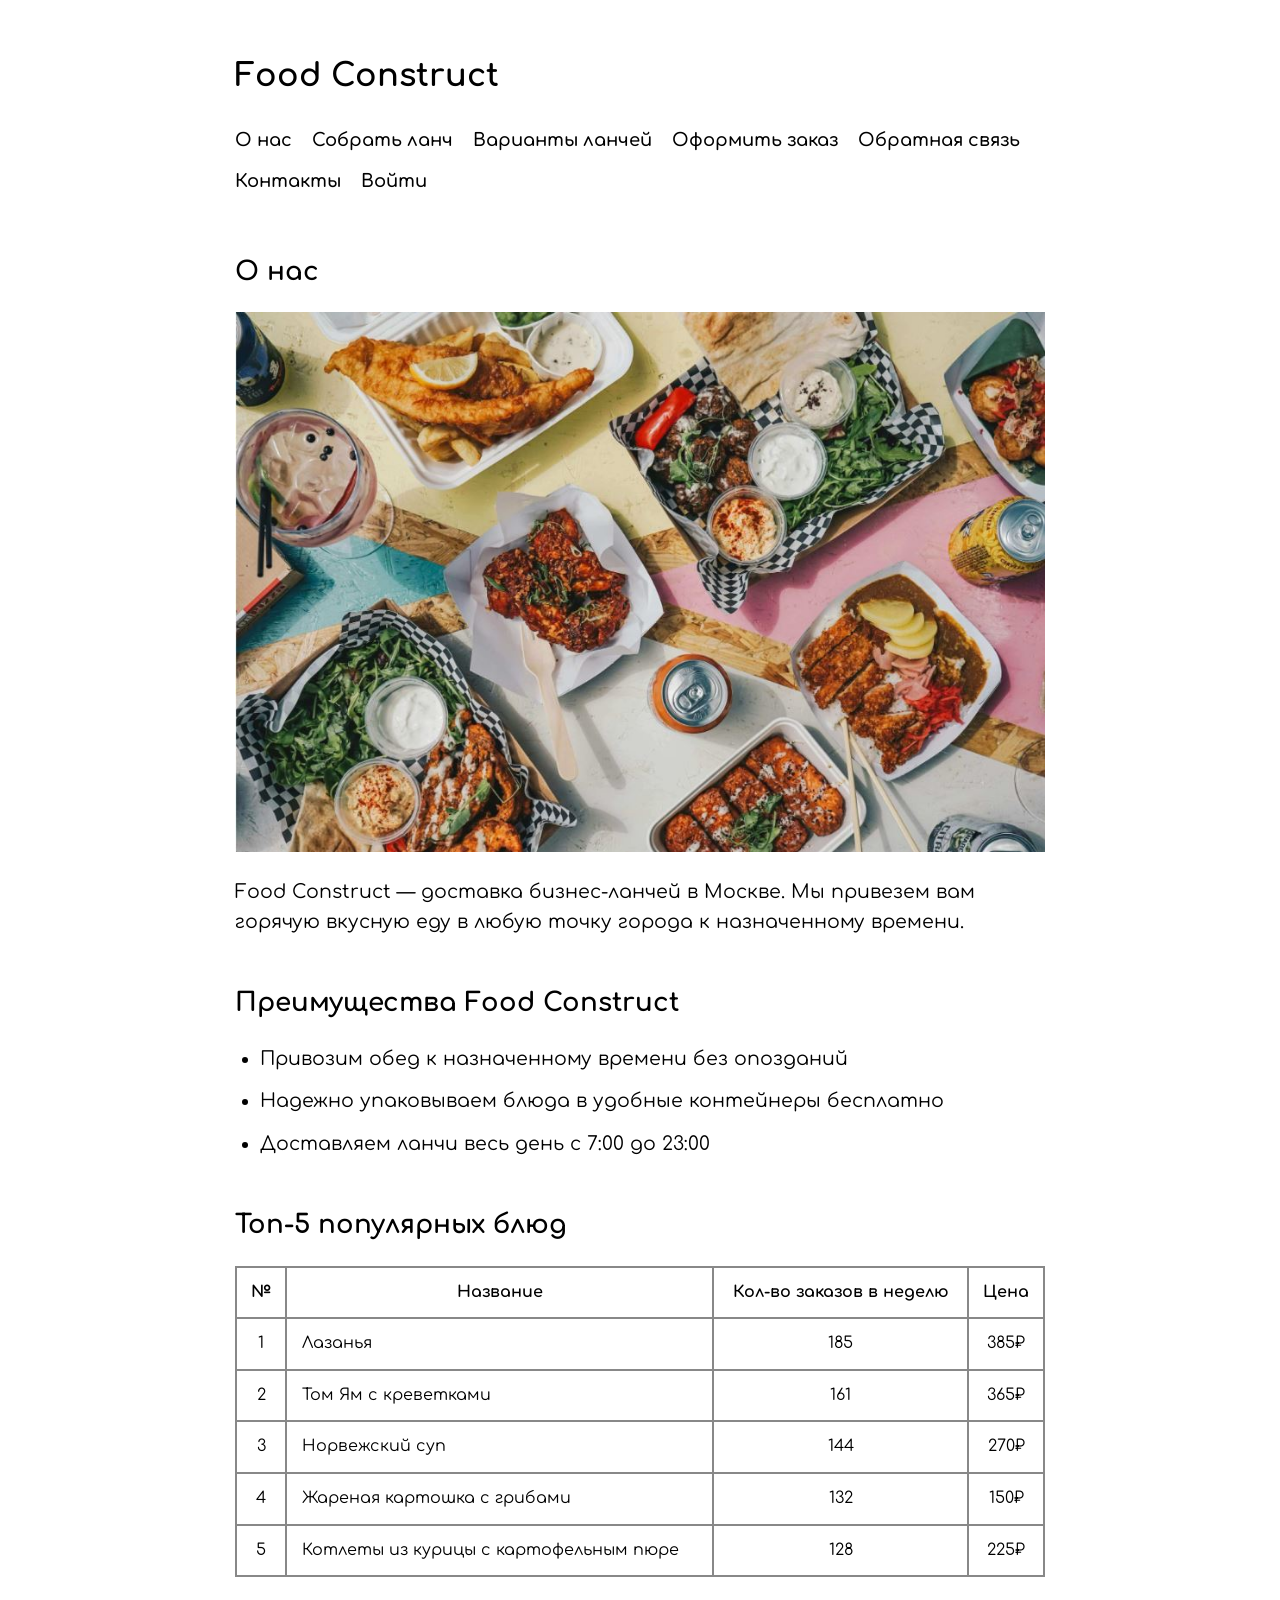
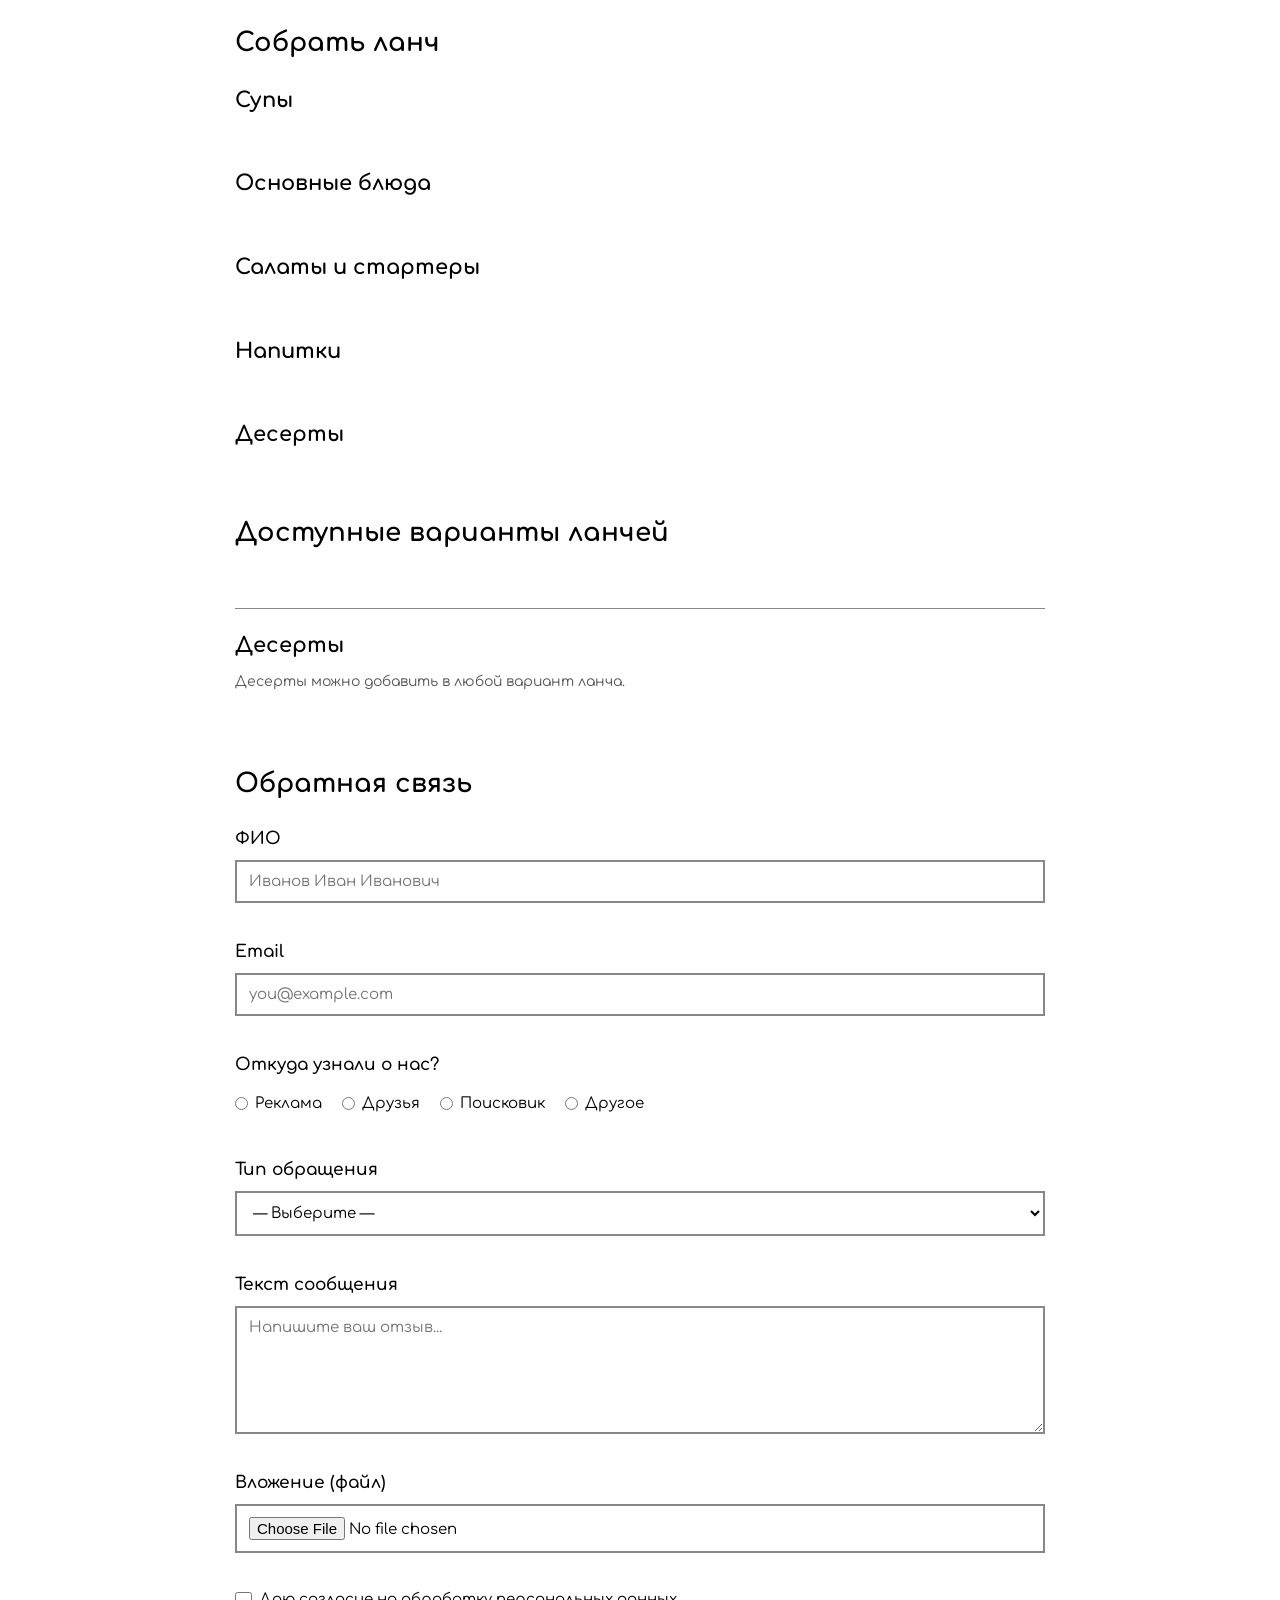
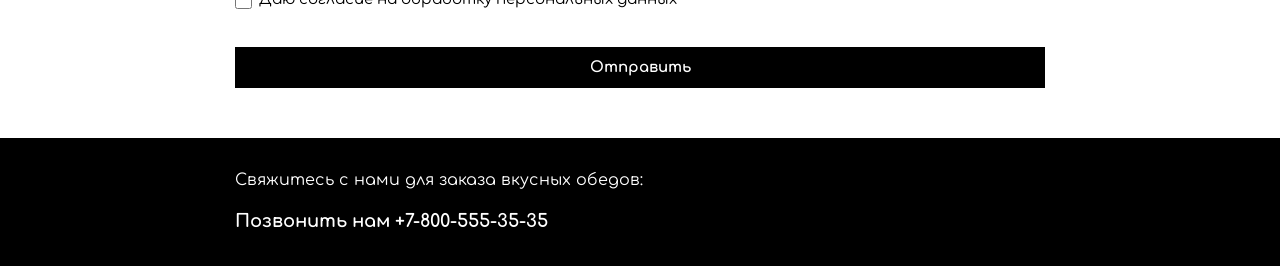
<file: lab8/index.html>
<!DOCTYPE html>
<html lang="ru">
<head>
    <meta charset="UTF-8">
    <meta name="viewport" content="width=device-width, initial-scale=1.0">

    <title>Food Construct — Доставка бизнес-ланчей</title>

    <link rel="preconnect" href="https://fonts.googleapis.com">
    <link rel="preconnect" href="https://fonts.gstatic.com" crossorigin>

    <link
        href="https://fonts.googleapis.com/css2?family=Comfortaa:wght@400;600;700&display=swap"
        rel="stylesheet"
    >

    <link rel="stylesheet" href="style.css">
</head>

<body>

<div class="wrapper">

    <header>
        <h1>Food Construct</h1>

        <nav>
            <a href="#">О нас</a>
            <a href="#lunch">Собрать ланч</a>
            <a href="#lunch-variants">Варианты ланчей</a>
            <a href="order.html">Оформить заказ</a>
            <a href="#feedback">Обратная связь</a>
            <a href="#contacts">Контакты</a>
            <a href="login.html">Войти</a>
        </nav>
    </header>


    <main>

        <!-- О нас -->
        <section class="about">
            <h2>О нас</h2>

            <img
                src="promo.jpg"
                alt="Разнообразные блюда Food Construct"
            >

            <p>
                Food Construct — доставка бизнес-ланчей в Москве.
                Мы привезем вам горячую вкусную еду в любую точку
                города к назначенному времени.
            </p>
        </section>


        <!-- Преимущества -->
        <section class="advantages">
            <h2>Преимущества Food Construct</h2>

            <ul>
                <li>
                    Привозим обед к назначенному времени без опозданий
                </li>

                <li>
                    Надежно упаковываем блюда в удобные контейнеры бесплатно
                </li>

                <li>
                    Доставляем ланчи весь день с 7:00 до 23:00
                </li>
            </ul>
        </section>


        <!-- Популярные блюда -->
        <section class="top-dishes">
            <h2>Топ-5 популярных блюд</h2>

            <table>
                <thead>
                    <tr>
                        <th>№</th>
                        <th>Название</th>
                        <th>Кол-во заказов в неделю</th>
                        <th>Цена</th>
                    </tr>
                </thead>

                <tbody>
                    <tr>
                        <td>1</td>
                        <td>Лазанья</td>
                        <td>185</td>
                        <td>385₽</td>
                    </tr>

                    <tr>
                        <td>2</td>
                        <td>Том Ям с креветками</td>
                        <td>161</td>
                        <td>365₽</td>
                    </tr>

                    <tr>
                        <td>3</td>
                        <td>Норвежский суп</td>
                        <td>144</td>
                        <td>270₽</td>
                    </tr>

                    <tr>
                        <td>4</td>
                        <td>Жареная картошка с грибами</td>
                        <td>132</td>
                        <td>150₽</td>
                    </tr>

                    <tr>
                        <td>5</td>
                        <td>Котлеты из курицы с картофельным пюре</td>
                        <td>128</td>
                        <td>225₽</td>
                    </tr>
                </tbody>
            </table>
        </section>


        <!-- Сбор ланча -->
        <section class="lunch" id="lunch">
            <h2>Собрать ланч</h2>

            <div class="menu-category">
                <h3>Супы</h3>
                <div class="menu-grid" data-category="soup"></div>
            </div>

            <div class="menu-category">
                <h3>Основные блюда</h3>
                <div class="menu-grid" data-category="main"></div>
            </div>

            <div class="menu-category">
                <h3>Салаты и стартеры</h3>
                <div class="menu-grid" data-category="salad"></div>
            </div>

            <div class="menu-category">
                <h3>Напитки</h3>
                <div class="menu-grid" data-category="drink"></div>
            </div>

            <div class="menu-category">
                <h3>Десерты</h3>
                <div class="menu-grid" data-category="dessert"></div>
            </div>
        </section>


        <!-- Варианты ланчей -->
        <section class="lunch-variants" id="lunch-variants">

            <h2>Доступные варианты ланчей</h2>

            <div class="variants-grid" id="variants-grid"></div>

            <div class="desserts-info">
                <h3>Десерты</h3>

                <p class="desserts-hint">
                    Десерты можно добавить в любой вариант ланча.
                </p>

                <div class="desserts-grid" id="desserts-grid"></div>
            </div>

        </section>


        <!-- Панель заказа -->
        <section class="order-panel" id="order-panel" hidden>
            <div class="order-panel-inner">

                <div class="order-panel-total">
                    <span>Стоимость заказа</span>
                    <strong id="panel-total">0₽</strong>
                </div>

                <a
                    href="order.html"
                    class="order-panel-link disabled"
                    id="go-to-order"
                    aria-disabled="true"
                >
                    Перейти к оформлению
                </a>

            </div>
        </section>


        <!-- Обратная связь -->
        <section class="feedback" id="feedback">

            <h2>Обратная связь</h2>

            <form
                action="https://httpbin.org/post"
                method="POST"
                enctype="multipart/form-data"
            >

                <div class="form-group">
                    <label for="fio">ФИО</label>

                    <input
                        type="text"
                        id="fio"
                        name="fio"
                        placeholder="Иванов Иван Иванович"
                        required
                    >
                </div>


                <div class="form-group">
                    <label for="email-feedback">Email</label>

                    <input
                        type="email"
                        id="email-feedback"
                        name="email"
                        placeholder="you@example.com"
                        required
                    >
                </div>


                <div class="form-group">
                    <span class="group-label">
                        Откуда узнали о нас?
                    </span>

                    <div class="radio-group">

                        <label>
                            <input
                                type="radio"
                                name="source"
                                value="ads"
                                required
                            >

                            Реклама
                        </label>

                        <label>
                            <input
                                type="radio"
                                name="source"
                                value="friends"
                            >

                            Друзья
                        </label>

                        <label>
                            <input
                                type="radio"
                                name="source"
                                value="search"
                            >

                            Поисковик
                        </label>

                        <label>
                            <input
                                type="radio"
                                name="source"
                                value="other"
                            >

                            Другое
                        </label>

                    </div>
                </div>


                <div class="form-group">
                    <label for="type">Тип обращения</label>

                    <select id="type" name="type" required>
                        <option value="" disabled selected>
                            — Выберите —
                        </option>

                        <option value="complaint">Жалоба</option>
                        <option value="suggestion">Предложение</option>
                    </select>
                </div>


                <div class="form-group">
                    <label for="message">Текст сообщения</label>

                    <textarea
                        id="message"
                        name="message"
                        rows="6"
                        placeholder="Напишите ваш отзыв..."
                        required
                    ></textarea>
                </div>


                <div class="form-group">
                    <label for="attachment">Вложение (файл)</label>

                    <input
                        type="file"
                        id="attachment"
                        name="attachment"
                    >
                </div>


                <div class="form-group checkbox-group">
                    <label>
                        <input
                            type="checkbox"
                            name="consent"
                            required
                        >

                        Даю согласие на обработку персональных данных
                    </label>
                </div>


                <button type="submit" class="btn-submit">
                    Отправить
                </button>

            </form>

        </section>

    </main>

</div>


<!-- Подвал -->
<footer id="contacts">

    <div class="footer-content">
        <p>
            Свяжитесь с нами для заказа вкусных обедов:
        </p>

        <a href="tel:+78005553535">
            Позвонить нам +7-800-555-35-35
        </a>
    </div>

</footer>


<script src="api.js"></script>
<script src="storage.js"></script>
<script src="render.js"></script>

</body>
</html>
</file>
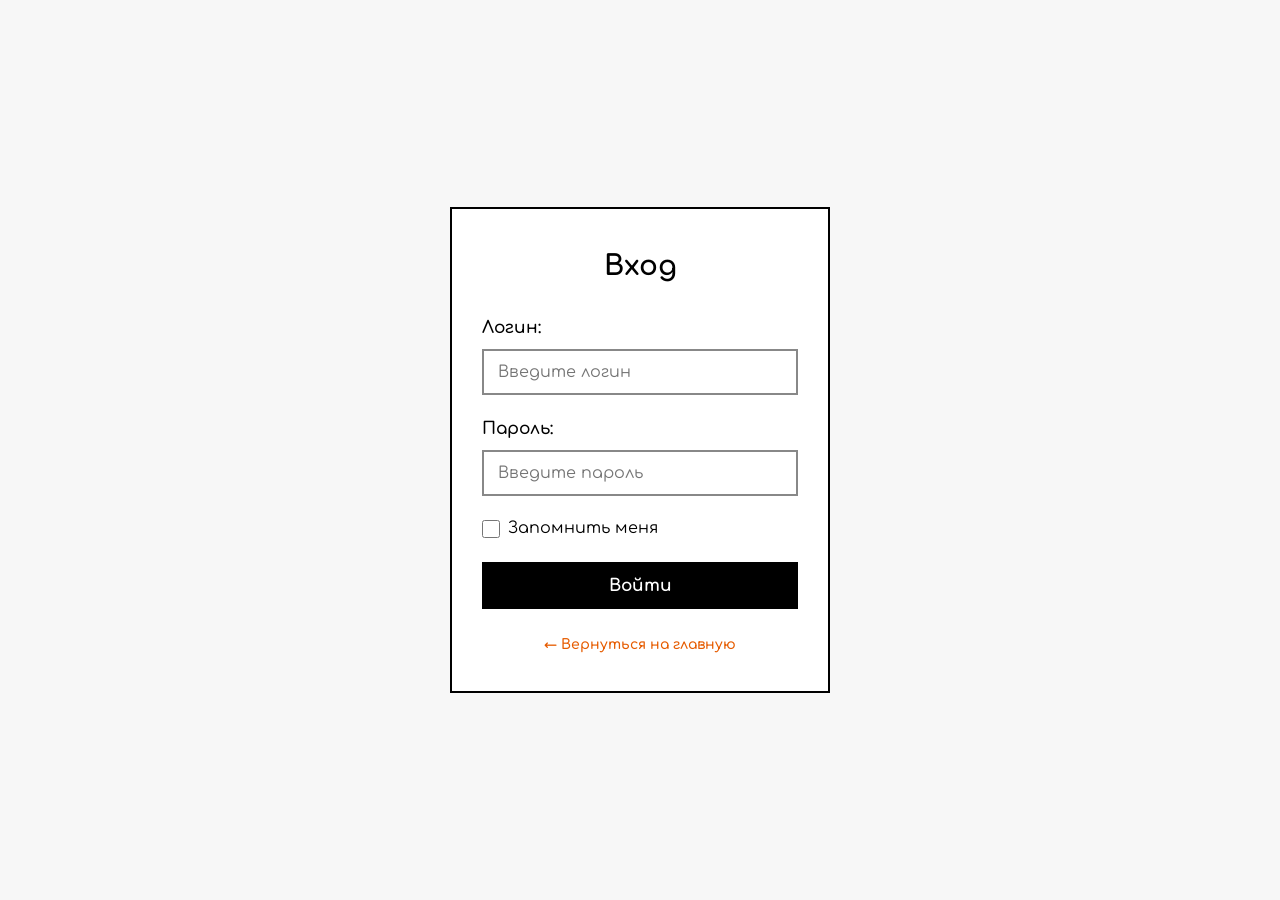
<file: lab2/login.html>
<!DOCTYPE html>
<html lang="ru">
<head>
    <meta charset="UTF-8">
    <meta name="viewport" content="width=device-width, initial-scale=1.0">
    <title>Вход — Food Construct</title>
    <!-- Тот же шрифт, что и на главной -->
    <link rel="preconnect" href="https://fonts.googleapis.com">
    <link rel="preconnect" href="https://fonts.gstatic.com" crossorigin>
    <link href="https://fonts.googleapis.com/css2?family=Comfortaa:wght@400;600;700&display=swap" rel="stylesheet">
    <link rel="stylesheet" href="style.css">
</head>
<body class="login-page">

   
    <div class="login-container">
        <form action="https://httpbin.org/post" method="POST" class="login-form">
            <h1 class="login-title">Вход</h1>

            <!-- Логин -->
            <div class="form-group">
                <label for="login">Логин:</label>
                <input type="text" id="login" name="login" placeholder="Введите логин" required>
            </div>

            <!-- Пароль -->
            <div class="form-group">
                <label for="password">Пароль:</label>
                <input type="password" id="password" name="password" placeholder="Введите пароль" required>
            </div>

            <!-- Чекбокс "запомнить меня" -->
            <div class="form-group checkbox-group">
                <label>
                    <input type="checkbox" name="remember">
                    Запомнить меня
                </label>
            </div>

            
            <button type="submit" class="btn-submit">Войти</button>

            
            <p class="back-link"><a href="index.html">← Вернуться на главную</a></p>
        </form>
    </div>

</body>
</html>
</file>
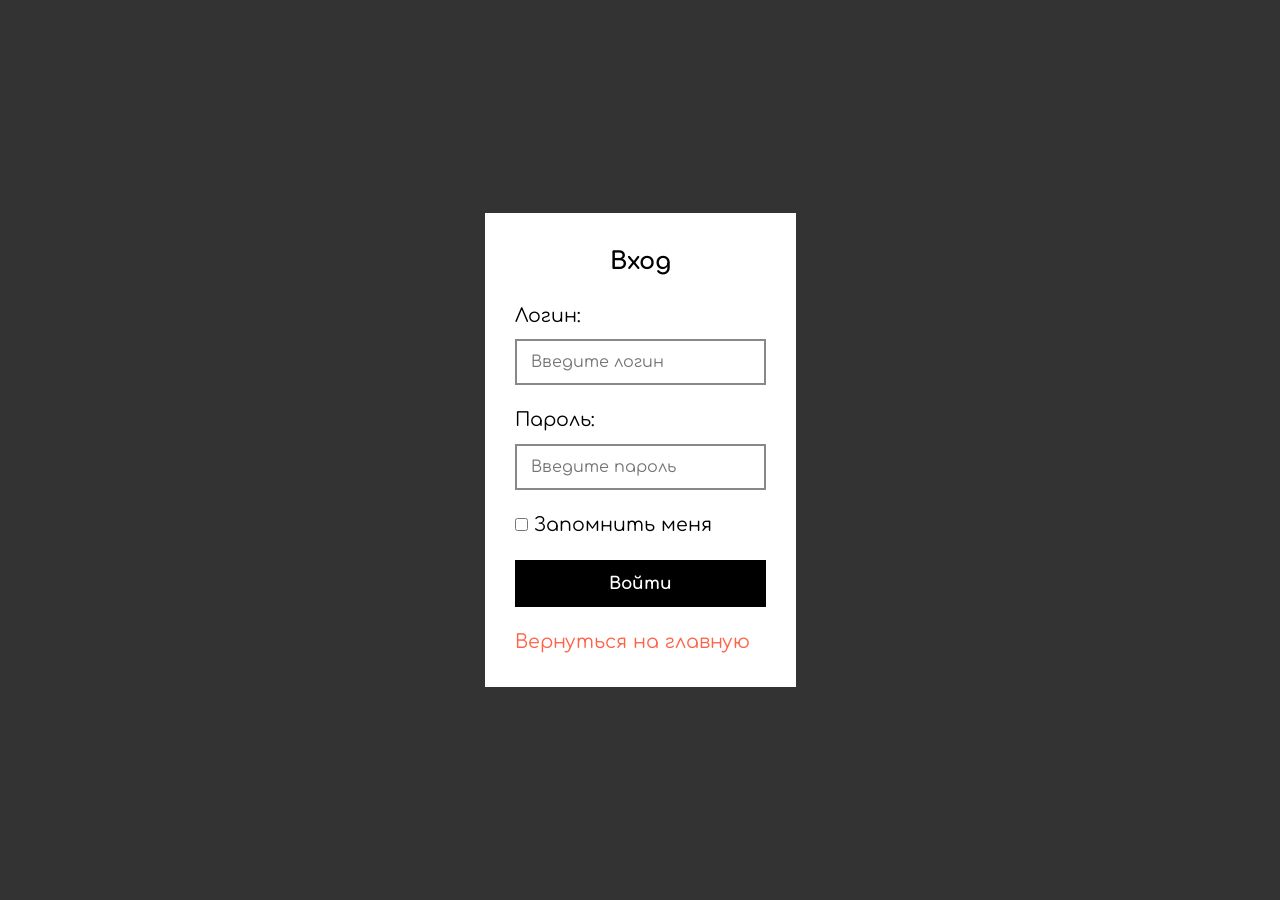
<file: lab3/login.html>
<!DOCTYPE html>
<html lang="ru">
<head>
    <meta charset="UTF-8">
    <meta name="viewport" content="width=device-width, initial-scale=1.0">
    <title>Вход — Feathertyris</title>
    <link rel="preconnect" href="https://fonts.googleapis.com">
    <link rel="preconnect" href="https://fonts.gstatic.com" crossorigin>
    <link href="https://fonts.googleapis.com/css2?family=Comfortaa:wght@400;600;700&display=swap" rel="stylesheet">
    <link rel="stylesheet" href="style.css">
    <link rel="stylesheet" href="print.css" media="print">
</head>
<body class="login-page">

    <!-- Форма входа по центру страницы -->
    <div class="login-container">
        <form action="https://httpbin.org/post" method="POST" class="login-form">
            <h1 class="login-title">Вход</h1>

            <!-- Логин -->
            <div class="form-group">
                <label for="login">Логин:</label>
                <input type="text" id="login" name="login" placeholder="Введите логин" required>
            </div>

            <!-- Пароль -->
            <div class="form-group">
                <label for="password">Пароль:</label>
                <input type="password" id="password" name="password" placeholder="Введите пароль" required>
            </div>

            <!-- Чекбокс "запомнить меня" -->
            <div class="form-group checkbox-group">
                <label>
                    <input type="checkbox" name="remember">
                    Запомнить меня
                </label>
            </div>

            <button type="submit" class="btn-submit">Войти</button>

            <!-- Ссылка назад на главную -->
            <p class="back-link"><a href="index.html">Вернуться на главную</a></p>
        </form>
    </div>

</body>
</html>
</file>
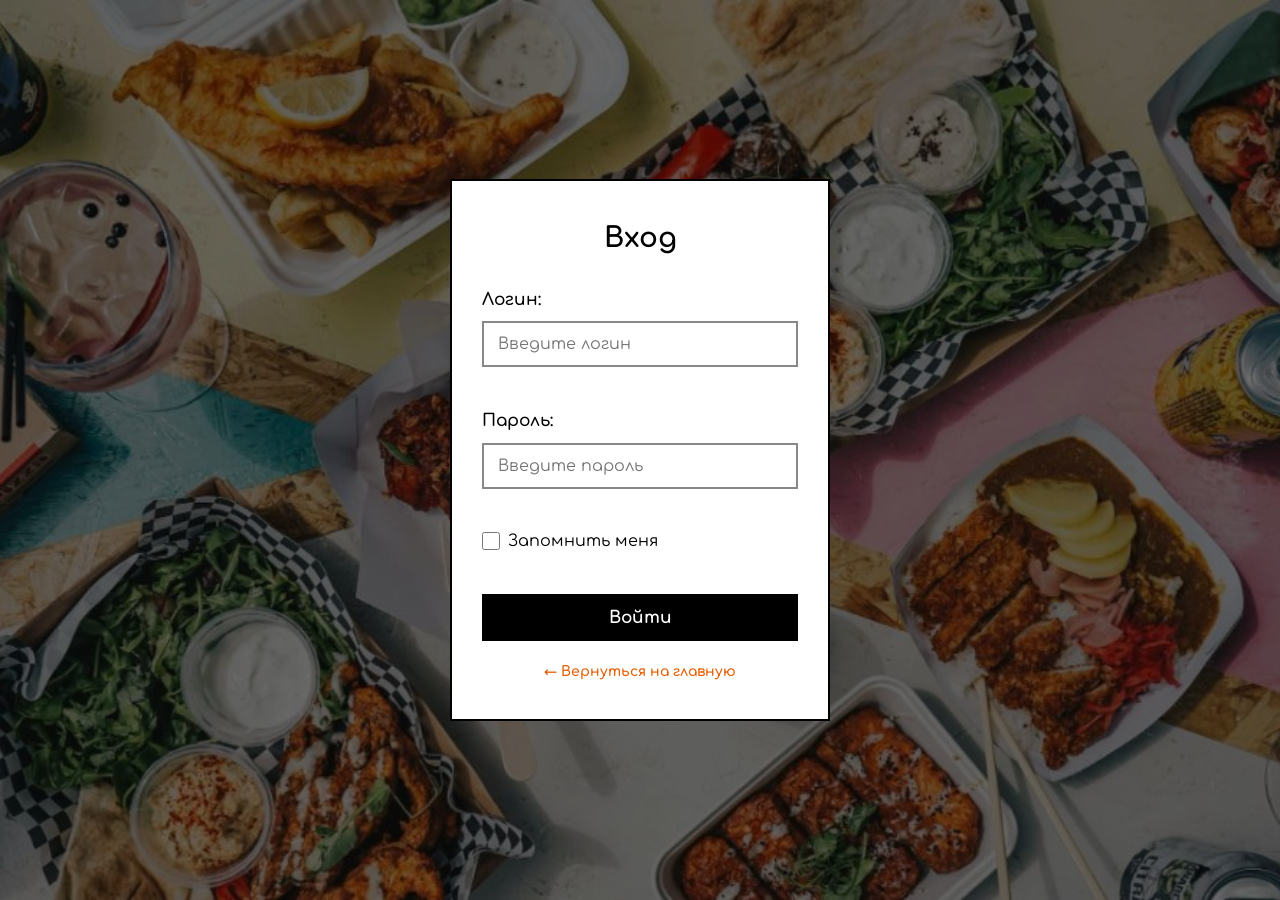
<file: lab4/login.html>
<!DOCTYPE html>
<html lang="ru">
<head>
    <meta charset="UTF-8">
    <meta name="viewport" content="width=device-width, initial-scale=1.0">
    <title>Вход — Food Construct</title>
    <!-- Тот же шрифт, что и на главной -->
    <link rel="preconnect" href="https://fonts.googleapis.com">
    <link rel="preconnect" href="https://fonts.gstatic.com" crossorigin>
    <link href="https://fonts.googleapis.com/css2?family=Comfortaa:wght@400;600;700&display=swap" rel="stylesheet">
    <link rel="stylesheet" href="style.css">
</head>
<!-- Класс login-page, чтобы применить фон на весь экран -->
<body class="login-page">

    <!-- Контейнер, который центрирует форму -->
    <div class="login-container">
        <form action="https://httpbin.org/post" method="POST" class="login-form">
            <h1 class="login-title">Вход</h1>

            <!-- Логин -->
            <div class="form-group">
                <label for="login">Логин:</label>
                <input type="text" id="login" name="login" placeholder="Введите логин" required>
            </div>

            <!-- Пароль -->
            <div class="form-group">
                <label for="password">Пароль:</label>
                <input type="password" id="password" name="password" placeholder="Введите пароль" required>
            </div>

            <!-- Чекбокс "запомнить меня" -->
            <div class="form-group checkbox-group">
                <label>
                    <input type="checkbox" name="remember">
                    Запомнить меня
                </label>
            </div>

            <!-- Кнопка входа -->
            <button type="submit" class="btn-submit">Войти</button>

            <!-- Ссылка вернуться назад -->
            <p class="back-link"><a href="index.html">← Вернуться на главную</a></p>
        </form>
    </div>

</body>
</html>
</file>
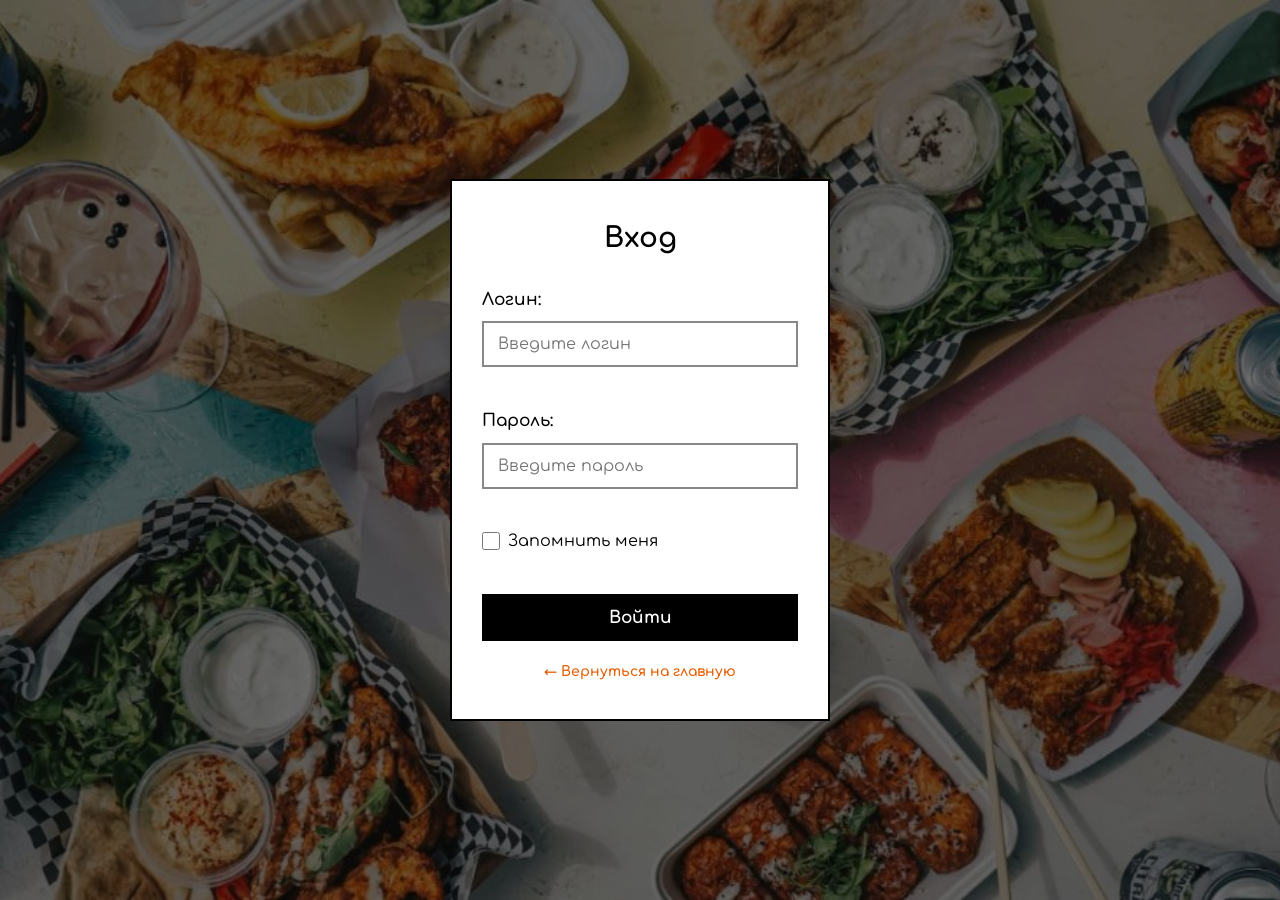
<file: lab5/login.html>
<!DOCTYPE html>
<html lang="ru">
<head>
    <meta charset="UTF-8">
    <meta name="viewport" content="width=device-width, initial-scale=1.0">
    <title>Вход — Food Construct</title>
    <link rel="preconnect" href="https://fonts.googleapis.com">
    <link rel="preconnect" href="https://fonts.gstatic.com" crossorigin>
    <link href="https://fonts.googleapis.com/css2?family=Comfortaa:wght@400;600;700&display=swap" rel="stylesheet">
    <link rel="stylesheet" href="style.css">
</head>
<body class="login-page">

    <div class="login-container">
        <form action="https://httpbin.org/post" method="POST" class="login-form">
            <h1 class="login-title">Вход</h1>

            <div class="form-group">
                <label for="login">Логин:</label>
                <input type="text" id="login" name="login" placeholder="Введите логин" required>
            </div>

            <div class="form-group">
                <label for="password">Пароль:</label>
                <input type="password" id="password" name="password" placeholder="Введите пароль" required>
            </div>

            <div class="form-group checkbox-group">
                <label>
                    <input type="checkbox" name="remember">
                    Запомнить меня
                </label>
            </div>

            <button type="submit" class="btn-submit">Войти</button>

            <p class="back-link"><a href="index.html">← Вернуться на главную</a></p>
        </form>
    </div>

</body>
</html>
</file>
<file: lab2/style.css>
* {
    box-sizing: border-box;
    margin: 0;
    padding: 0;
}

/* Основные настройки страницы: шрифт, цвет, выравнивание по центру */
body {
    font-family: 'Comfortaa', sans-serif;
    font-size: 19px;
    color: #000000;
    line-height: 1.6;
    background-color: #ffffff;
    display: flex;
    flex-direction: column;
    align-items: center;
}

.wrapper {
    width: 100%;
    max-width: 850px;
    padding: 40px 20px 0 20px;
}

/* Шапка: заголовок и меню друг под другом */
header {
    display: flex;
    flex-direction: column;
    align-items: flex-start;
    padding: 10px 0;
    margin-bottom: 40px;
}

/* Главный заголовок */
header h1 {
    font-size: 32px;
    font-weight: 700;
    color: #000000;
    margin-bottom: 25px;
}

/* Меню: ссылки в ряд, переносятся, если не влезают */
nav {
    display: flex;
    flex-wrap: wrap;
    gap: 20px;
    padding-bottom: 5px;
}

/* Стили для ссылок в меню */
nav a {
    text-decoration: none;
    font-family: 'Comfortaa', sans-serif;
    font-size: 18px;
    color: #000000;
    font-weight: 600;
    border-bottom: 2px solid transparent;
}

/* При наведении ссылка подчёркивается и меняет цвет */
nav a:hover {
    border-color: #000000;
    color: #e65c00;
}

/* Основной блок страницы */
main {
    margin-bottom: 50px;
    padding: 0;
}

/* Отступы между секциями */
section {
    margin-bottom: 45px;
}

/* Заголовки секций */
section h2 {
    font-size: 26px;
    font-weight: 700;
    margin-bottom: 20px;
    color: #000000;
}

/* Текст в "О нас" */
.about p {
    font-size: 19px;
    color: #000000;
}

/* Картинка в "О нас" */
.about img {
    width: 100%;
    height: auto;
    display: block;
    object-fit: cover;
    margin-bottom: 25px;
}

/* Список преимуществ */
.advantages ul {
    padding-left: 25px;
}

.advantages li {
    font-size: 19px;
    margin-bottom: 12px;
}

/* Таблица с блюдами */
table {
    width: 100%;
    border-collapse: collapse;
    margin-top: 20px;
}

/* Ячейки таблицы: отступы, рамка, выравнивание по центру */
th, td {
    padding: 14px 12px;
    border: 2px solid #888888;
    text-align: center;
    font-size: 17px;
}

table tbody td:nth-child(2) {
    text-align: left;
    padding-left: 15px;
}

/* Жирный шрифт для заголовков таблицы */
th {
    font-weight: 700;
}

/* Первый столбец (номер) делаю поуже */
table th:nth-child(1),
table td:nth-child(1) {
    width: 50px;
}

/* Футер: чёрный фон, белый текст */
footer {
    background-color: black;
    color: white;
    padding: 35px 0;
    width: 100%;
    display: flex;
    justify-content: center;
}

/* Внутренний блок футера, чтобы текст был по сетке сайта */
.footer-content {
    width: 100%;
    max-width: 850px;
    padding: 0 20px;
    text-align: left;
}

footer p {
    font-size: 16px;
    margin-bottom: 15px;
}

/* Ссылка в футере — оранжевая, чтобы было видно на чёрном */
footer a {
    text-decoration: none;
    font-family: 'Comfortaa', sans-serif;
    font-size: 19px;
    color: #ff9933;
    font-weight: 700;
}

/* При наведении становится белой */
footer a:hover {
    color: white;
}

.feedback form {
    display: flex;
    flex-direction: column;
    gap: 20px;
    margin-top: 15px;
}

/* Каждое поле — label сверху, input снизу */
.form-group {
    display: flex;
    flex-direction: column;
    gap: 8px;
}

/* Подписи к полям */
.form-group label,
.group-label {
    font-family: 'Comfortaa', sans-serif;
    font-size: 17px;
    font-weight: 600;
    color: #000000;
}

/* Все текстовые поля, email, пароль, селект, textarea */
.form-group input[type="text"],
.form-group input[type="email"],
.form-group input[type="password"],
.form-group select,
.form-group textarea {
    font-family: 'Comfortaa', sans-serif;
    font-size: 16px;
    color: #000000;
    padding: 12px 14px;
    border: 2px solid #888888;
    border-radius: 0;
    background-color: #ffffff;
    outline: none;
}

/* При фокусе рамка становится чёрной */
.form-group input[type="text"]:focus,
.form-group input[type="email"]:focus,
.form-group input[type="password"]:focus,
.form-group select:focus,
.form-group textarea:focus {
    border-color: #000000;
}

/* Textarea можно растягивать по вертикали */
.form-group textarea {
    resize: vertical;
    min-height: 120px;
}

/* Радио-кнопки: в ряд, с переносом */
.radio-group {
    display: flex;
    flex-wrap: wrap;
    gap: 20px;
    padding: 5px 0;
}

.radio-group label {
    display: inline-flex;
    align-items: center;
    gap: 6px;
    font-weight: 400;
    font-size: 17px;
    cursor: pointer;
}

.radio-group input[type="radio"] {
    accent-color: #000000;
    cursor: pointer;
}

/* Чекбокс — тоже чёрный */
.checkbox-group label {
    display: inline-flex;
    align-items: center;
    gap: 8px;
    font-weight: 400;
    font-size: 16px;
    cursor: pointer;
}

.checkbox-group input[type="checkbox"] {
    accent-color: #000000;
    cursor: pointer;
    width: 18px;
    height: 18px;
}

/* Поле для файла — рамка пунктиром */
.form-group input[type="file"] {
    font-family: 'Comfortaa', sans-serif;
    font-size: 15px;
    padding: 10px;
    background-color: #ffffff;
    border: 2px solid #888888;
    border-radius: 0;
    cursor: pointer;
}

.form-group input[type="file"]:hover {
    border-color: #000000;
}

/* Кнопка отправки — чёрная, при наведении оранжевая */
.btn-submit {
    font-family: 'Comfortaa', sans-serif;
    font-size: 17px;
    font-weight: 700;
    color: #ffffff;
    background-color: #000000;
    border: 2px solid #000000;
    padding: 12px 24px;
    cursor: pointer;
    align-self: flex-start;
}

.btn-submit:hover {
    background-color: #e65c00;
    border-color: #e65c00;
    color: #ffffff;
}

/* Страница авторизации: центрирует форму на чистом светлом фоне */
.login-page {
    min-height: 100vh;
    display: flex;
    justify-content: center;
    align-items: center;
    background-color: #f7f7f7;
}

/* Адаптивный контейнер формы */
.login-container {
    width: 100%;
    max-width: 420px;
    padding: 20px;
}

/* Белая форма с чёрной рамкой */
.login-form {
    background-color: #ffffff;
    padding: 35px 30px;
    display: flex;
    flex-direction: column;
    gap: 20px;
    border: 2px solid #000000;
}

.login-title {
    font-size: 28px;
    font-weight: 700;
    color: #000000;
    text-align: center;
    margin-bottom: 5px;
}

/* Кнопка на всю ширину формы */
.login-form .btn-submit {
    align-self: stretch;
    text-align: center;
}

/* Ссылка "вернуться на главную" */
.back-link {
    text-align: center;
    font-size: 14px;
    margin-top: 5px;
}

.back-link a {
    text-decoration: none;
    font-family: 'Comfortaa', sans-serif;
    font-size: 14px;
    color: #e65c00;
    font-weight: 600;
}

.back-link a:hover {
    color: #000000;
}
</file>
<file: lab3/style.css>
* {
    box-sizing: border-box;
    margin: 0;
    padding: 0;
}

html {
    scroll-behavior: smooth;
}

body {
    font-family: 'Comfortaa', sans-serif;
    font-size: 19px;
    color: #000000;
    line-height: 1.6;
    background-color: #ffffff;
    display: flex;
    flex-direction: column;
    min-height: 100vh;
    align-items: center;
}

/* ===== СЕТКА И СТРУКТУРА ===== */
.wrapper, header, .books {
    width: 100%;
    max-width: 1000px;
    margin: 0 auto;
    padding: 20px;
}

.wrapper {
    flex: 1;
    display: flex;
    flex-direction: column;
    align-items: center;
}

.layout {
    display: flex;
    gap: 40px;
    width: 100%;
    margin-bottom: 50px;
}

/* Шапка и Навигация */
header h1 {
    font-size: 32px;
    font-weight: 700;
    margin-bottom: 25px;
}

nav {
    display: flex;
    flex-wrap: wrap;
    gap: 15px;
}

nav a {
    text-decoration: none;
    font-size: 18px;
    color: #000000;
    font-weight: 600;
    border-bottom: 2px solid transparent;
    transition: 0.2s ease;
}

nav a:hover, nav a.active {
    border-color: tomato;
    color: tomato;
}

/* ===== КОНТЕНТ И САЙДБАР ===== */
.sidebar {
    flex: 0 0 260px;
    padding: 20px;
    background-color: #f1eee9;
    border-radius: 20px;
    align-self: flex-start;
}

.facts {
    display: flex;
    flex-direction: column;
    gap: 12px;
    list-style: none;
}

.content {
    flex: 1;
    min-width: 0;
}

section {
    margin-bottom: 45px;
}

section h2, .books h2 {
    font-size: 26px;
    margin-bottom: 20px;
}

.about img {
    width: 100%;
    height: auto;
    border-radius: 20px;
    margin-bottom: 25px;
    object-fit: cover;
}

.advantages ul {
    padding-left: 25px;
}

.advantages li {
    margin-bottom: 12px;
}

/* ===== ТАБЛИЦА ТОП-КНИГ ===== */
table {
    width: 100%;
    border-collapse: collapse;
    margin-top: 20px;
}

th, td {
    padding: 14px 12px;
    border: 2px solid #888888;
    text-align: center;
    font-size: 17px;
}

table tbody td:nth-child(2) {
    text-align: left;
    padding-left: 15px;
}

table th:nth-child(1), table td:nth-child(1) {
    width: 50px;
}

/* ===== КАТАЛОГ КНИГ ===== */
.dishes {
    display: grid;
    grid-template-columns: repeat(3, 1fr);
    gap: 10px;
    margin-bottom: 40px;
}

.dish {
    display: flex;
    flex-direction: column;
    padding: 30px 40px;
    background-color: #ffffff;
    border: 2px solid transparent;
    border-radius: 35px;
    box-shadow: 0 10px 20px rgba(0, 0, 0, 0.05);
    transition: 0.2s ease;
}

.dish:hover {
    border-color: tomato;
}

.dish img {
    width: 100%;
    border-radius: 35px;
    margin-bottom: 20px;
}

.dish .price {
    font-size: 22px;
    font-weight: 700;
    margin-bottom: 6px;
}

.dish .name {
    font-size: 20px;
    font-weight: 600;
    margin-bottom: 10px;
}

.dish .weight {
    font-size: 16px;
    color: #888888;
    margin-bottom: 20px;
}

/* ===== КНОПКИ И ФОРМЫ ===== */
input[type="text"], input[type="email"], input[type="password"], select, textarea {
    font-family: inherit;
    font-size: 16px;
    padding: 12px 14px;
    border: 2px solid #888888;
    outline: none;
    width: 100%;
}

input:focus, select:focus, textarea:focus {
    border-color: tomato;
}

.feedback form {
    display: flex;
    flex-direction: column;
    gap: 20px;
}

.form-group {
    display: flex;
    flex-direction: column;
    gap: 8px;
}

.radio-group, .checkbox-group {
    display: flex;
    gap: 20px;
}

.btn-submit, .dish button {
    font-family: inherit;
    font-size: 17px;
    font-weight: 700;
    cursor: pointer;
    padding: 12px 24px;
    border: 2px solid #000000;
    background-color: #000000;
    color: #ffffff;
    transition: 0.2s ease;
    align-self: flex-start;
}

.dish button {
    margin-top: auto;
    align-self: stretch;
    background-color: #f1eee9;
    color: #000000;
    border: none;
    border-radius: 10px;
}

.btn-submit:hover, .dish:hover button {
    background-color: tomato;
    border-color: tomato;
    color: #ffffff;
}

/* ===== ФУТЕР ===== */
footer {
    background-color: black;
    color: white;
    padding: 35px 20px;
    width: 100%;
    margin-top: auto;
}

.footer-content {
    max-width: 1000px;
    margin: 0 auto;
}

footer a {
    color: tomato;
    text-decoration: none;
    font-weight: 700;
}

.login-page {
    min-height: 100vh;
    display: flex;
    justify-content: center;
    align-items: center;
    background-color: #333333;
    padding: 20px; /
}

/* Компактная белая карточка формы */
.login-form {
    width: 100%;
    max-width: 380px; 
    background-color: #ffffff;
    padding: 30px;
    display: flex;
    flex-direction: column;
    gap: 20px;
}

/* Заголовок по центру */
.login-title {
    font-size: 24px;
    font-weight: bold;
    text-align: center;
}

.login-form .btn-submit {
    align-self: stretch;
    text-align: center;
}

.back-link a {
    color: tomato;
    text-decoration: none;
}


@media (max-width: 800px) {
    .layout {
        flex-direction: column;
    }
    .sidebar {
        width: 100%;
    }
    .dishes {
        grid-template-columns: repeat(2, 1fr);
    }
    nav {
        justify-content: space-between;
        width: 100%;
    }
}

@media (max-width: 600px) {
    body {
        font-size: 17px;
    }
    nav {
        flex-direction: column;
        align-items: center;
    }
    .dishes {
        grid-template-columns: 1fr;
    }
    .btn-submit {
        align-self: stretch;
        text-align: center;
    }
    th, td {
        padding: 10px 8px;
        font-size: 15px;
    }
}

@media (max-width: 400px) {
    th, td {
        font-size: 13px;
        padding: 8px 6px;
    }
}
</file>
<file: lab3/print.css>
@media print {
    body {
        font-family: 'Comfortaa', sans-serif;
        font-size: 10pt;
        color: #000000;
        background-color: #ffffff;
    }

    header nav, .feedback, footer, .btn-submit, 
    .sidebar, .dish button, .login-container, .back-link {
        display: none !important;
    }

    header { margin-bottom: 20px; }
    header h1 { font-size: 30pt; }

    .dish {
        filter: none;
        border: 1px solid #000000;
        border-radius: 0;
        padding: 10px;
	page-break-inside: avoid; 
    }

    .dish img { border-radius: 0; }
    th, td { border: 1px solid #000000; }
    a { color: #000000; text-decoration: none; }

    .dishes {
        display: grid;
        grid-template-columns: repeat(2, 1fr);
        gap: 10px;
    }
}
</file>
<file: lab4/style.css>
* {
    box-sizing: border-box;
    margin: 0;
    padding: 0;
}

body {
    font-family: 'Comfortaa', sans-serif;
    font-size: 19px;
    color: #000000;
    line-height: 1.6;
    background-color: #ffffff;
    display: flex;
    flex-direction: column;
    align-items: center;
}

/* Плавная прокрутка по якорным ссылкам */
html {
    scroll-behavior: smooth;
}

/* Обертка для центрирования контента с максимальной шириной */
.wrapper {
    width: 100%;
    max-width: 850px;
    padding: 40px 20px 0 20px;
}

header {
    display: flex;
    flex-direction: column;
    align-items: flex-start;
    padding: 10px 0;
    margin-bottom: 40px;
}

header h1 {
    font-size: 32px;
    font-weight: 700;
    margin-bottom: 25px;
}

nav {
    display: flex;
    flex-wrap: wrap;
    gap: 20px;
    padding-bottom: 5px;
}

nav a {
    text-decoration: none;
    font-family: 'Comfortaa', sans-serif;
    font-size: 18px;
    color: #000000;
    font-weight: 600;
    border-bottom: 2px solid transparent;
    transition: border-color 0.2s ease, color 0.2s ease;
}

nav a:hover {
    border-color: #000000;
    color: #e65c00;
}


main {
    margin-bottom: 50px;
}

section {
    margin-bottom: 45px;
}

section h2 {
    font-size: 26px;
    font-weight: 700;
    margin-bottom: 20px;
}

/* About */
.about p {
    font-size: 19px;
}

.about img {
    width: 100%;
    height: auto;
    display: block;
    object-fit: cover;
    margin-bottom: 25px;
}

/* Advantages */
.advantages ul {
    padding-left: 25px;
}

.advantages li {
    font-size: 19px;
    margin-bottom: 12px;
}

/* Table (топ-5 блюд) */
table {
    width: 100%;
    border-collapse: collapse;
    margin-top: 20px;
}

th, td {
    padding: 14px 12px;
    border: 2px solid #888888;
    text-align: center;
    font-size: 17px;
}

table tbody td:nth-child(2) {
    text-align: left;
    padding-left: 15px;
}

th {
    font-weight: 700;
}

table th:nth-child(1),
table td:nth-child(1) {
    width: 50px;
}

/* =====================================================
   ФУТЕР
   ===================================================== */

footer {
    background-color: black;
    color: white;
    padding: 35px 0;
    width: 100%;
    display: flex;
    justify-content: center;
}

.footer-content {
    width: 100%;
    max-width: 850px;
    padding: 0 20px;
}

footer p {
    font-size: 16px;
    margin-bottom: 15px;
}

footer a {
    text-decoration: none;
    font-family: 'Comfortaa', sans-serif;
    font-size: 19px;
    color: #ff9933;
    font-weight: 700;
    transition: color 0.2s ease;
}

footer a:hover {
    color: white;
}

/* =====================================================
   ФОРМЫ (общие стили)
   ===================================================== */

.form-group {
    display: flex;
    flex-direction: column;
    gap: 8px;
    margin-bottom: 20px;
}

.form-group label,
.group-label {
    font-family: 'Comfortaa', sans-serif;
    font-size: 17px;
    font-weight: 600;
}

/* Стили для текстовых полей, email, tel, пароля, select и textarea */
.form-group input[type="text"],
.form-group input[type="email"],
.form-group input[type="tel"],
.form-group input[type="password"],
.form-group select,
.form-group textarea {
    font-family: 'Comfortaa', sans-serif;
    font-size: 16px;
    color: #000000;
    padding: 12px 14px;
    border: 2px solid #888888;
    border-radius: 0;
    background-color: #ffffff;
    outline: none;
    transition: border-color 0.2s ease;
}

/* Подсветка поля при фокусе */
.form-group input:focus,
.form-group select:focus,
.form-group textarea:focus {
    border-color: #000000;
}

.form-group textarea {
    resize: vertical;
    min-height: 120px;
}

/* Подсказка под полем (например, про доставку по Москве) */
.hint {
    font-size: 14px;
    color: #555555;
    font-style: italic;
}

/* Радио-кнопки */
.radio-group {
    display: flex;
    flex-wrap: wrap;
    gap: 20px;
    padding: 5px 0;
}

.radio-group.radio-vertical {
    flex-direction: column;
    gap: 10px;
}

.radio-group label {
    display: inline-flex;
    align-items: center;
    gap: 6px;
    font-weight: 400;
    font-size: 17px;
    cursor: pointer;
}

.radio-group input[type="radio"] {
    accent-color: #000000;
    cursor: pointer;
}

/* Чекбоксы */
.checkbox-group label {
    display: inline-flex;
    align-items: center;
    gap: 8px;
    font-weight: 400;
    font-size: 16px;
    cursor: pointer;
}

.checkbox-group input[type="checkbox"] {
    accent-color: #000000;
    cursor: pointer;
    width: 18px;
    height: 18px;
}

/* Кнопка отправки формы */
.btn-submit {
    font-family: 'Comfortaa', sans-serif;
    font-size: 17px;
    font-weight: 700;
    color: #ffffff;
    background-color: #000000;
    border: 2px solid #000000;
    padding: 12px 24px;
    cursor: pointer;
    transition: background-color 0.2s ease;
}

.btn-submit:hover {
    background-color: #e65c00;
    border-color: #e65c00;
}

/* Вопрос: Почему кнопка серая?
   Ответ: Она disabled, пока не выбрано ни одно блюдо.
   JS снимает этот атрибут, когда заказ становится непустым. */
.btn-submit:disabled {
    background-color: #888888;
    border-color: #888888;
    cursor: not-allowed;
}

.btn-submit:disabled:hover {
    background-color: #888888;
    border-color: #888888;
}

/* =====================================================
   СЕКЦИЯ "СОБРАТЬ ЛАНЧ" (карточки блюд)
   ===================================================== */

.menu-category {
    margin-bottom: 35px;
}

.menu-category h3 {
    font-size: 21px;
    font-weight: 700;
    margin-bottom: 15px;
}

.menu-grid {
    display: grid;
    grid-template-columns: repeat(auto-fill, minmax(220px, 1fr));
    gap: 20px;
}

/* Карточка блюда */
.dish-card {
    border: 2px solid #888888;
    padding: 15px;
    display: flex;
    flex-direction: column;
    align-items: center;
    text-align: center;
    gap: 8px;
    background-color: #ffffff;
    /* Плавный переход для рамки и тени */
    transition: border-color 0.2s ease, box-shadow 0.2s ease;
}


.dish-card:hover,
.dish-card.selected {
    border-color: #000000;
    box-shadow: 0 0 0 2px #000000;
}

.dish-image {
    width: 100%;
    height: 140px;
    object-fit: cover;
    margin-bottom: 5px;
}

.dish-name {
    font-size: 17px;
    font-weight: 700;
    margin: 0;
}

.dish-count {
    font-size: 14px;
    color: #555555;
    margin: 0;
}

.dish-price {
    font-size: 18px;
    font-weight: 700;
    margin: 5px 0;
}

.dish-add {
    font-family: 'Comfortaa', sans-serif;
    font-size: 15px;
    font-weight: 700;
    color: #ffffff;
    background-color: #000000;
    border: 2px solid #000000;
    padding: 8px 18px;
    cursor: pointer;
    margin-top: 5px;
    transition: background-color 0.2s ease, border-color 0.2s ease;
}

.dish-add:hover {
    background-color: #e65c00;
    border-color: #e65c00;
}

/* =====================================================
   СЕКЦИЯ "СДЕЛАТЬ ЗАКАЗ"
   ===================================================== */

.order-section {
    margin-bottom: 45px;
}

.order-title {
    text-align: center;
    font-size: 28px;
    font-weight: 700;
    margin-bottom: 35px;
}

.order-columns {
    display: grid;
    grid-template-columns: 1fr 1fr;
    gap: 50px;
    align-items: start;
}

.order-left h3,
.order-right h3 {
    font-size: 21px;
    font-weight: 700;
    margin-bottom: 25px;
}

/* Левая колонка — "Ваш заказ" */

.order {
    display: flex;
    flex-direction: column;
    gap: 20px;
    margin-bottom: 25px;
}

.order-item h4 {
    font-size: 17px;
    font-weight: 700;
    margin-bottom: 4px;
}

.order-item p {
    font-size: 16px;
    margin: 0;
}

/* Стиль для "Блюдо не выбрано" — серый курсив */
.order-item-empty p {
    color: #888888;
    font-style: italic;
}

/* Сообщение "Ничего не выбрано" */
.order-empty-all {
    font-size: 17px;
    color: #555555;
    font-style: italic;
}

/* Блок стоимости заказа */
.order-total {
    margin-bottom: 25px;
}

.order-total h4 {
    font-size: 17px;
    font-weight: 700;
    margin-bottom: 5px;
}

.order-total-value {
    font-size: 21px;
    font-weight: 700;
}

.order-total[hidden] {
    display: none;
}

/* Комментарий к заказу */
.comment-group textarea {
    min-height: 130px;
}

/* Правая колонка — "Ваши данные" */
.order-right .form-group {
    margin-bottom: 18px;
}

.promo-checkbox {
    margin-bottom: 18px;
}

.order-right .btn-submit {
    width: 100%;
    margin-top: 10px;
}

/* Мобильная адаптация: две колонки схлопываются в одну */
@media (max-width: 700px) {
    .order-columns {
        grid-template-columns: 1fr;
        gap: 30px;
    }
}


.login-page {
    min-height: 100vh;
    display: flex;
    justify-content: center;
    align-items: center;
    background-image: url('promo.jpg');
    background-size: cover;
    background-position: center;
    background-repeat: no-repeat;
    background-attachment: fixed;
    position: relative;
}

/* Затемняющий слой поверх фона, чтобы форма читалась */
.login-page::before {
    content: "";
    position: absolute;
    inset: 0;
    background-color: rgba(0, 0, 0, 0.55);
    z-index: 0;
}

.login-container {
    position: relative;
    z-index: 1;
    width: 100%;
    max-width: 420px;
    padding: 20px;
}

.login-form {
    background-color: #ffffff;
    padding: 35px 30px;
    display: flex;
    flex-direction: column;
    gap: 20px;
    border: 2px solid #000000;
}

.login-title {
    font-size: 28px;
    font-weight: 700;
    text-align: center;
    margin-bottom: 5px;
}

.login-form .btn-submit {
    align-self: stretch;
    text-align: center;
}

.back-link {
    text-align: center;
    font-size: 14px;
}

.back-link a {
    text-decoration: none;
    font-size: 14px;
    color: #e65c00;
    font-weight: 600;
}

.back-link a:hover {
    color: #000000;
}


.feedback form {
    display: flex;
    flex-direction: column;
    gap: 20px;
    margin-top: 15px;
}
</file>
<file: lab5/style.css>
/* =====================================================
   БАЗОВЫЕ СТИЛИ И СБРОС
   ===================================================== */

* {
    box-sizing: border-box;
    margin: 0;
    padding: 0;
}

body {
    font-family: 'Comfortaa', sans-serif;
    font-size: 19px;
    color: #000000;
    line-height: 1.6;
    background-color: #ffffff;
    display: flex;
    flex-direction: column;
    align-items: center;
}

html {
    scroll-behavior: smooth;
}

.wrapper {
    width: 100%;
    max-width: 850px;
    padding: 40px 20px 0 20px;
}

/* =====================================================
   ШАПКА
   ===================================================== */

header {
    display: flex;
    flex-direction: column;
    align-items: flex-start;
    padding: 10px 0;
    margin-bottom: 40px;
}

header h1 {
    font-size: 32px;
    font-weight: 700;
    margin-bottom: 25px;
}

nav {
    display: flex;
    flex-wrap: wrap;
    gap: 20px;
    padding-bottom: 5px;
}

nav a {
    text-decoration: none;
    font-family: 'Comfortaa', sans-serif;
    font-size: 18px;
    color: #000000;
    font-weight: 600;
    border-bottom: 2px solid transparent;
    transition: border-color 0.2s ease, color 0.2s ease;
}

nav a:hover {
    border-color: #000000;
    color: #e65c00;
}

/* =====================================================
   ОСНОВНОЙ КОНТЕНТ
   ===================================================== */

main {
    margin-bottom: 50px;
}

section {
    margin-bottom: 45px;
}

section h2 {
    font-size: 26px;
    font-weight: 700;
    margin-bottom: 20px;
}

.about p {
    font-size: 19px;
}

.about img {
    width: 100%;
    height: auto;
    display: block;
    object-fit: cover;
    margin-bottom: 25px;
}

.advantages ul {
    padding-left: 25px;
}

.advantages li {
    font-size: 19px;
    margin-bottom: 12px;
}

table {
    width: 100%;
    border-collapse: collapse;
    margin-top: 20px;
}

th, td {
    padding: 14px 12px;
    border: 2px solid #888888;
    text-align: center;
    font-size: 17px;
}

table tbody td:nth-child(2) {
    text-align: left;
    padding-left: 15px;
}

th {
    font-weight: 700;
}

table th:nth-child(1),
table td:nth-child(1) {
    width: 50px;
}

/* =====================================================
   ФУТЕР
   ===================================================== */

footer {
    background-color: black;
    color: white;
    padding: 35px 0;
    width: 100%;
    display: flex;
    justify-content: center;
}

.footer-content {
    width: 100%;
    max-width: 850px;
    padding: 0 20px;
}

footer p {
    font-size: 16px;
    margin-bottom: 15px;
}

footer a {
    text-decoration: none;
    font-family: 'Comfortaa', sans-serif;
    font-size: 19px;
    color: #ff9933;
    font-weight: 700;
    transition: color 0.2s ease;
}

footer a:hover {
    color: white;
}

/* =====================================================
   ФОРМЫ (общие стили)
   ===================================================== */

.form-group {
    display: flex;
    flex-direction: column;
    gap: 8px;
    margin-bottom: 20px;
}

.form-group label,
.group-label {
    font-family: 'Comfortaa', sans-serif;
    font-size: 17px;
    font-weight: 600;
}

/* ЛАБА № 5: добавлен input[type="time"] */
.form-group input[type="text"],
.form-group input[type="email"],
.form-group input[type="tel"],
.form-group input[type="password"],
.form-group input[type="time"],
.form-group select,
.form-group textarea {
    font-family: 'Comfortaa', sans-serif;
    font-size: 16px;
    color: #000000;
    padding: 12px 14px;
    border: 2px solid #888888;
    border-radius: 0;
    background-color: #ffffff;
    outline: none;
    transition: border-color 0.2s ease;
}

.form-group input:focus,
.form-group select:focus,
.form-group textarea:focus {
    border-color: #000000;
}

.form-group textarea {
    resize: vertical;
    min-height: 120px;
}

.hint {
    font-size: 14px;
    color: #555555;
    font-style: italic;
}

.radio-group {
    display: flex;
    flex-wrap: wrap;
    gap: 20px;
    padding: 5px 0;
}

.radio-group.radio-vertical {
    flex-direction: column;
    gap: 10px;
}

.radio-group label {
    display: inline-flex;
    align-items: center;
    gap: 6px;
    font-weight: 400;
    font-size: 17px;
    cursor: pointer;
}

.radio-group input[type="radio"] {
    accent-color: #000000;
    cursor: pointer;
}

.checkbox-group label {
    display: inline-flex;
    align-items: center;
    gap: 8px;
    font-weight: 400;
    font-size: 16px;
    cursor: pointer;
}

.checkbox-group input[type="checkbox"] {
    accent-color: #000000;
    cursor: pointer;
    width: 18px;
    height: 18px;
}

.btn-submit {
    font-family: 'Comfortaa', sans-serif;
    font-size: 17px;
    font-weight: 700;
    color: #ffffff;
    background-color: #000000;
    border: 2px solid #000000;
    padding: 12px 24px;
    cursor: pointer;
    transition: background-color 0.2s ease;
}

.btn-submit:hover {
    background-color: #e65c00;
    border-color: #e65c00;
}

.btn-submit:disabled {
    background-color: #888888;
    border-color: #888888;
    cursor: not-allowed;
}

.btn-submit:disabled:hover {
    background-color: #888888;
    border-color: #888888;
}

/* =====================================================
   СЕКЦИЯ "СОБРАТЬ ЛАНЧ" (карточки блюд)
   ===================================================== */

.menu-category {
    margin-bottom: 35px;
}

.menu-category h3 {
    font-size: 21px;
    font-weight: 700;
    margin-bottom: 15px;
}

.menu-grid {
    display: grid;
    grid-template-columns: repeat(auto-fill, minmax(220px, 1fr));
    gap: 20px;
}

.dish-card {
    border: 2px solid #888888;
    padding: 15px;
    display: flex;
    flex-direction: column;
    align-items: center;
    text-align: center;
    gap: 8px;
    background-color: #ffffff;
    transition: border-color 0.2s ease, box-shadow 0.2s ease;
}

.dish-card:hover,
.dish-card.selected {
    border-color: #000000;
    box-shadow: 0 0 0 2px #000000;
}

.dish-image {
    width: 100%;
    height: 140px;
    object-fit: cover;
    margin-bottom: 5px;
}

.dish-name {
    font-size: 17px;
    font-weight: 700;
    margin: 0;
}

.dish-count {
    font-size: 14px;
    color: #555555;
    margin: 0;
}

.dish-price {
    font-size: 18px;
    font-weight: 700;
    margin: 5px 0;
}

.dish-add {
    font-family: 'Comfortaa', sans-serif;
    font-size: 15px;
    font-weight: 700;
    color: #ffffff;
    background-color: #000000;
    border: 2px solid #000000;
    padding: 8px 18px;
    cursor: pointer;
    margin-top: 5px;
    transition: background-color 0.2s ease, border-color 0.2s ease;
}

.dish-add:hover {
    background-color: #e65c00;
    border-color: #e65c00;
}

/* =====================================================
   ЛАБА № 5: ФИЛЬТРЫ
   ===================================================== */

.filters {
    display: flex;
    flex-wrap: wrap;
    gap: 10px;
    margin-bottom: 15px;
}

.filter-btn {
    font-family: 'Comfortaa', sans-serif;
    font-size: 14px;
    font-weight: 600;
    color: #333333;
    background-color: #f0f0f0;
    border: 1px solid #cccccc;
    border-radius: 20px;
    padding: 6px 16px;
    cursor: pointer;
    transition: background-color 0.2s ease, border-color 0.2s ease, color 0.2s ease;
}

.filter-btn:hover {
    background-color: #e0e0e0;
}

.filter-btn.active {
    background-color: #000000;
    color: #ffffff;
    border-color: #000000;
}

/* =====================================================
   СЕКЦИЯ "СДЕЛАТЬ ЗАКАЗ"
   ===================================================== */

.order-section {
    margin-bottom: 45px;
}

.order-title {
    text-align: center;
    font-size: 28px;
    font-weight: 700;
    margin-bottom: 35px;
}

.order-columns {
    display: grid;
    grid-template-columns: 1fr 1fr;
    gap: 50px;
    align-items: start;
}

.order-left h3,
.order-right h3 {
    font-size: 21px;
    font-weight: 700;
    margin-bottom: 25px;
}

.order {
    display: flex;
    flex-direction: column;
    gap: 20px;
    margin-bottom: 25px;
}

.order-item h4 {
    font-size: 17px;
    font-weight: 700;
    margin-bottom: 4px;
}

.order-item p {
    font-size: 16px;
    margin: 0;
}

.order-item-empty p {
    color: #888888;
    font-style: italic;
}

.order-empty-all {
    font-size: 17px;
    color: #555555;
    font-style: italic;
}

.order-total {
    margin-bottom: 25px;
}

.order-total h4 {
    font-size: 17px;
    font-weight: 700;
    margin-bottom: 5px;
}

.order-total-value {
    font-size: 21px;
    font-weight: 700;
}

.order-total[hidden] {
    display: none;
}

.comment-group textarea {
    min-height: 130px;
}

.order-right .form-group {
    margin-bottom: 18px;
}

.promo-checkbox {
    margin-bottom: 18px;
}

/* =====================================================
   ЛАБА № 5: КНОПКИ «СБРОСИТЬ» И «ОТПРАВИТЬ»
   ===================================================== */

.form-actions {
    display: flex;
    gap: 15px;
    margin-top: 10px;
}

.btn-reset {
    font-family: 'Comfortaa', sans-serif;
    font-size: 17px;
    font-weight: 700;
    color: #000000;
    background-color: #ffffff;
    border: 2px solid #000000;
    padding: 12px 24px;
    cursor: pointer;
    flex: 1;
    transition: background-color 0.2s ease;
}

.btn-reset:hover {
    background-color: #f0f0f0;
}

.form-actions .btn-submit {
    flex: 1;
    margin-top: 0;
}

@media (max-width: 700px) {
    .order-columns {
        grid-template-columns: 1fr;
        gap: 30px;
    }
}

/* =====================================================
   СТРАНИЦА ЛОГИНА (login.html)
   ===================================================== */

.login-page {
    min-height: 100vh;
    display: flex;
    justify-content: center;
    align-items: center;
    background-image: url('promo.jpg');
    background-size: cover;
    background-position: center;
    background-repeat: no-repeat;
    background-attachment: fixed;
    position: relative;
}

.login-page::before {
    content: "";
    position: absolute;
    inset: 0;
    background-color: rgba(0, 0, 0, 0.55);
    z-index: 0;
}

.login-container {
    position: relative;
    z-index: 1;
    width: 100%;
    max-width: 420px;
    padding: 20px;
}

.login-form {
    background-color: #ffffff;
    padding: 35px 30px;
    display: flex;
    flex-direction: column;
    gap: 20px;
    border: 2px solid #000000;
}

.login-title {
    font-size: 28px;
    font-weight: 700;
    text-align: center;
    margin-bottom: 5px;
}

.login-form .btn-submit {
    align-self: stretch;
    text-align: center;
}

.back-link {
    text-align: center;
    font-size: 14px;
}

.back-link a {
    text-decoration: none;
    font-size: 14px;
    color: #e65c00;
    font-weight: 600;
}

.back-link a:hover {
    color: #000000;
}

.feedback form {
    display: flex;
    flex-direction: column;
    gap: 20px;
    margin-top: 15px;
}
</file>
<file: lab6/style.css>
/* =====================================================
   БАЗОВЫЕ СТИЛИ И СБРОС
   ===================================================== */

:root {
    /* Базовый размер подписи, от которого считается шрифт десертов.
       По ТЗ шрифт десерта должен быть меньше подписи ровно на 2 пункта. */
    --label-font-size: 14px;
}

* {
    box-sizing: border-box;
    margin: 0;
    padding: 0;
}

body {
    font-family: 'Comfortaa', sans-serif;
    font-size: 19px;
    color: #000000;
    line-height: 1.6;
    background-color: #ffffff;
    display: flex;
    flex-direction: column;
    align-items: center;
}

html {
    scroll-behavior: smooth;
}

.wrapper {
    width: 100%;
    max-width: 850px;
    padding: 40px 20px 0 20px;
}

/* =====================================================
   ШАПКА
   ===================================================== */

header {
    display: flex;
    flex-direction: column;
    align-items: flex-start;
    padding: 10px 0;
    margin-bottom: 40px;
}

header h1 {
    font-size: 32px;
    font-weight: 700;
    margin-bottom: 25px;
}

nav {
    display: flex;
    flex-wrap: wrap;
    gap: 20px;
    padding-bottom: 5px;
}

nav a {
    text-decoration: none;
    font-family: 'Comfortaa', sans-serif;
    font-size: 18px;
    color: #000000;
    font-weight: 600;
    border-bottom: 2px solid transparent;
    transition: border-color 0.2s ease, color 0.2s ease;
}

nav a:hover {
    border-color: #000000;
    color: #e65c00;
}

/* =====================================================
   ОСНОВНОЙ КОНТЕНТ
   ===================================================== */

main {
    margin-bottom: 50px;
}

section {
    margin-bottom: 45px;
}

section h2 {
    font-size: 26px;
    font-weight: 700;
    margin-bottom: 20px;
}

.about p {
    font-size: 19px;
}

.about img {
    width: 100%;
    height: auto;
    display: block;
    object-fit: cover;
    margin-bottom: 25px;
}

.advantages ul {
    padding-left: 25px;
}

.advantages li {
    font-size: 19px;
    margin-bottom: 12px;
}

table {
    width: 100%;
    border-collapse: collapse;
    margin-top: 20px;
}

th, td {
    padding: 14px 12px;
    border: 2px solid #888888;
    text-align: center;
    font-size: 17px;
}

table tbody td:nth-child(2) {
    text-align: left;
    padding-left: 15px;
}

th {
    font-weight: 700;
}

table th:nth-child(1),
table td:nth-child(1) {
    width: 50px;
}

/* =====================================================
   ФУТЕР
   ===================================================== */

footer {
    background-color: black;
    color: white;
    padding: 35px 0;
    width: 100%;
    display: flex;
    justify-content: center;
}

.footer-content {
    width: 100%;
    max-width: 850px;
    padding: 0 20px;
}

footer p {
    font-size: 16px;
    margin-bottom: 15px;
}

footer a {
    text-decoration: none;
    font-family: 'Comfortaa', sans-serif;
    font-size: 19px;
    color: #ff9933;
    font-weight: 700;
    transition: color 0.2s ease;
}

footer a:hover {
    color: white;
}

/* =====================================================
   ФОРМЫ (общие стили)
   ===================================================== */

.form-group {
    display: flex;
    flex-direction: column;
    gap: 8px;
    margin-bottom: 20px;
}

.form-group label,
.group-label {
    font-family: 'Comfortaa', sans-serif;
    font-size: 17px;
    font-weight: 600;
}

.form-group input[type="text"],
.form-group input[type="email"],
.form-group input[type="tel"],
.form-group input[type="password"],
.form-group input[type="time"],
.form-group select,
.form-group textarea {
    font-family: 'Comfortaa', sans-serif;
    font-size: 16px;
    color: #000000;
    padding: 12px 14px;
    border: 2px solid #888888;
    border-radius: 0;
    background-color: #ffffff;
    outline: none;
    transition: border-color 0.2s ease;
}

.form-group input:focus,
.form-group select:focus,
.form-group textarea:focus {
    border-color: #000000;
}

.form-group textarea {
    resize: vertical;
    min-height: 120px;
}

.hint {
    font-size: 14px;
    color: #555555;
    font-style: italic;
}

.radio-group {
    display: flex;
    flex-wrap: wrap;
    gap: 20px;
    padding: 5px 0;
}

.radio-group.radio-vertical {
    flex-direction: column;
    gap: 10px;
}

.radio-group label {
    display: inline-flex;
    align-items: center;
    gap: 6px;
    font-weight: 400;
    font-size: 17px;
    cursor: pointer;
}

.radio-group input[type="radio"] {
    accent-color: #000000;
    cursor: pointer;
}

.checkbox-group label {
    display: inline-flex;
    align-items: center;
    gap: 8px;
    font-weight: 400;
    font-size: 16px;
    cursor: pointer;
}

.checkbox-group input[type="checkbox"] {
    accent-color: #000000;
    cursor: pointer;
    width: 18px;
    height: 18px;
}

.btn-submit {
    font-family: 'Comfortaa', sans-serif;
    font-size: 17px;
    font-weight: 700;
    color: #ffffff;
    background-color: #000000;
    border: 2px solid #000000;
    padding: 12px 24px;
    cursor: pointer;
    transition: background-color 0.2s ease;
}

.btn-submit:hover {
    background-color: #e65c00;
    border-color: #e65c00;
}

.btn-submit:disabled {
    background-color: #888888;
    border-color: #888888;
    cursor: not-allowed;
}

.btn-submit:disabled:hover {
    background-color: #888888;
    border-color: #888888;
}

/* =====================================================
   СЕКЦИЯ "СОБРАТЬ ЛАНЧ" (карточки блюд)
   ===================================================== */

.menu-category {
    margin-bottom: 35px;
}

.menu-category h3 {
    font-size: 21px;
    font-weight: 700;
    margin-bottom: 15px;
}

.menu-grid {
    display: grid;
    grid-template-columns: repeat(auto-fill, minmax(220px, 1fr));
    gap: 20px;
}

.dish-card {
    border: 2px solid #888888;
    padding: 15px;
    display: flex;
    flex-direction: column;
    align-items: center;
    text-align: center;
    gap: 8px;
    background-color: #ffffff;
    transition: border-color 0.2s ease, box-shadow 0.2s ease;
}

.dish-card:hover,
.dish-card.selected {
    border-color: #000000;
    box-shadow: 0 0 0 2px #000000;
}

.dish-image {
    width: 100%;
    height: 140px;
    object-fit: cover;
    margin-bottom: 5px;
}

.dish-name {
    font-size: 17px;
    font-weight: 700;
    margin: 0;
}

.dish-count {
    font-size: 14px;
    color: #555555;
    margin: 0;
}

.dish-price {
    font-size: 18px;
    font-weight: 700;
    margin: 5px 0;
}

.dish-add {
    font-family: 'Comfortaa', sans-serif;
    font-size: 15px;
    font-weight: 700;
    color: #ffffff;
    background-color: #000000;
    border: 2px solid #000000;
    padding: 8px 18px;
    cursor: pointer;
    margin-top: 5px;
    transition: background-color 0.2s ease, border-color 0.2s ease;
}

.dish-add:hover {
    background-color: #e65c00;
    border-color: #e65c00;
}

/* =====================================================
   ФИЛЬТРЫ
   ===================================================== */

.filters {
    display: flex;
    flex-wrap: wrap;
    gap: 10px;
    margin-bottom: 15px;
}

.filter-btn {
    font-family: 'Comfortaa', sans-serif;
    font-size: 14px;
    font-weight: 600;
    color: #333333;
    background-color: #f0f0f0;
    border: 1px solid #cccccc;
    border-radius: 20px;
    padding: 6px 16px;
    cursor: pointer;
    transition: background-color 0.2s ease, border-color 0.2s ease, color 0.2s ease;
}

.filter-btn:hover {
    background-color: #e0e0e0;
}

.filter-btn.active {
    background-color: #000000;
    color: #ffffff;
    border-color: #000000;
}

/* =====================================================
   СЕКЦИЯ "СДЕЛАТЬ ЗАКАЗ"
   ===================================================== */

.order-section {
    margin-bottom: 45px;
}

.order-title {
    text-align: center;
    font-size: 28px;
    font-weight: 700;
    margin-bottom: 35px;
}

.order-columns {
    display: grid;
    grid-template-columns: 1fr 1fr;
    gap: 50px;
    align-items: start;
}

.order-left h3,
.order-right h3 {
    font-size: 21px;
    font-weight: 700;
    margin-bottom: 25px;
}

.order {
    display: flex;
    flex-direction: column;
    gap: 20px;
    margin-bottom: 25px;
}

.order-item h4 {
    font-size: 17px;
    font-weight: 700;
    margin-bottom: 4px;
}

.order-item p {
    font-size: 16px;
    margin: 0;
}

.order-item-empty p {
    color: #888888;
    font-style: italic;
}

.order-empty-all {
    font-size: 17px;
    color: #555555;
    font-style: italic;
}

.order-total {
    margin-bottom: 25px;
}

.order-total h4 {
    font-size: 17px;
    font-weight: 700;
    margin-bottom: 5px;
}

.order-total-value {
    font-size: 21px;
    font-weight: 700;
}

.order-total[hidden] {
    display: none;
}

.comment-group textarea {
    min-height: 130px;
}

.order-right .form-group {
    margin-bottom: 18px;
}

.promo-checkbox {
    margin-bottom: 18px;
}

/* =====================================================
   КНОПКИ «СБРОСИТЬ» И «ОТПРАВИТЬ»
   ===================================================== */

.form-actions {
    display: flex;
    gap: 15px;
    margin-top: 10px;
}

.btn-reset {
    font-family: 'Comfortaa', sans-serif;
    font-size: 17px;
    font-weight: 700;
    color: #000000;
    background-color: #ffffff;
    border: 2px solid #000000;
    padding: 12px 24px;
    cursor: pointer;
    flex: 1;
    transition: background-color 0.2s ease;
}

.btn-reset:hover {
    background-color: #f0f0f0;
}

.form-actions .btn-submit {
    flex: 1;
    margin-top: 0;
}

@media (max-width: 700px) {
    .order-columns {
        grid-template-columns: 1fr;
        gap: 30px;
    }
}

/* =====================================================
   СТРАНИЦА ЛОГИНА (login.html)
   ===================================================== */

.login-page {
    min-height: 100vh;
    display: flex;
    justify-content: center;
    align-items: center;
    background-image: url('promo.jpg');
    background-size: cover;
    background-position: center;
    background-repeat: no-repeat;
    background-attachment: fixed;
    position: relative;
}

.login-page::before {
    content: "";
    position: absolute;
    inset: 0;
    background-color: rgba(0, 0, 0, 0.55);
    z-index: 0;
}

.login-container {
    position: relative;
    z-index: 1;
    width: 100%;
    max-width: 420px;
    padding: 20px;
}

.login-form {
    background-color: #ffffff;
    padding: 35px 30px;
    display: flex;
    flex-direction: column;
    gap: 20px;
    border: 2px solid #000000;
}

.login-title {
    font-size: 28px;
    font-weight: 700;
    text-align: center;
    margin-bottom: 5px;
}

.login-form .btn-submit {
    align-self: stretch;
    text-align: center;
}

.back-link {
    text-align: center;
    font-size: 14px;
}

.back-link a {
    text-decoration: none;
    font-size: 14px;
    color: #e65c00;
    font-weight: 600;
}

.back-link a:hover {
    color: #000000;
}

.feedback form {
    display: flex;
    flex-direction: column;
    gap: 20px;
    margin-top: 15px;
}

/* =====================================================
   ЛАБА № 6: БЛОК ВАРИАНТОВ ЛАНЧЕЙ
   ===================================================== */

.lunch-variants {
    margin-bottom: 50px;
}

/* Grid-контейнер: 3 колонки на каждой строке */
.variants-grid {
    display: grid;
    grid-template-columns: repeat(3, 1fr);
    gap: 25px;
    margin-bottom: 40px;
}

/* Карточка варианта ланча — flex-контейнер */
.variant-card {
    border: 2px solid #888888;
    padding: 20px;
    display: flex;
    flex-direction: column;
    gap: 15px;
    background-color: #ffffff;
    transition: border-color 0.2s ease, box-shadow 0.2s ease;
}

.variant-card:hover {
    border-color: #000000;
    box-shadow: 0 0 0 2px #000000;
}

.variant-title {
    font-size: 19px;
    font-weight: 700;
    text-align: center;
    margin-bottom: 5px;
}

/* Список блюд в варианте — flex, направление главной оси сверху вниз */
.variant-dishes {
    display: flex;
    flex-direction: column;
    gap: 15px;
}

/* Блок каждого блюда внутри варианта */
.variant-dish {
    display: flex;
    flex-direction: column;
    align-items: center;
    gap: 6px;
    text-align: center;
}

.variant-dish-image {
    width: 100%;
    height: 90px;
    object-fit: cover;
    border-radius: 4px;
}

/* Контейнер для подписи и цены (подпись + цена) */
.variant-dish-info {
    display: flex;
    flex-direction: column;
    align-items: center;
    gap: 4px;
}

.variant-dish-name {
    font-size: var(--label-font-size);
    font-weight: 600;
    line-height: 1.3;
}

.variant-dish-price {
    font-size: 13px;
    color: #555555;
}

/* Адаптив: на узких экранах — 2 или 1 колонка */
@media (max-width: 900px) {
    .variants-grid {
        grid-template-columns: repeat(2, 1fr);
    }
}

@media (max-width: 600px) {
    .variants-grid {
        grid-template-columns: 1fr;
    }
}

/* =====================================================
   ЛАБА № 6: БЛОК ДЕСЕРТОВ
   ===================================================== */

.desserts-info {
    margin-top: 30px;
    padding: 25px;
    border: 2px dashed #cccccc;
    background-color: #fafafa;
}

.desserts-info h3 {
    font-size: 20px;
    font-weight: 700;
    margin-bottom: 8px;
}

.desserts-hint {
    font-size: 14px;
    color: #555555;
    font-style: italic;
    margin-bottom: 20px;
}

.desserts-grid {
    display: grid;
    grid-template-columns: repeat(auto-fill, minmax(150px, 1fr));
    gap: 20px;
}

.dessert-card {
    display: flex;
    flex-direction: column;
    align-items: center;
    gap: 8px;
    text-align: center;
    padding: 12px;
    background-color: #ffffff;
    border: 1px solid #dddddd;
    transition: border-color 0.2s ease, box-shadow 0.2s ease;
}

.dessert-card:hover {
    border-color: #000000;
    box-shadow: 0 0 0 2px #000000;
}

/* ЛАБА № 6: transform при наведении на изображение десерта */
.dessert-card .dessert-image {
    width: 100%;
    height: 100px;
    object-fit: cover;
    transition: transform 0.3s ease;
}

.dessert-card:hover .dessert-image {
    transform: translateY(-8px) scale(1.08);
}

/* Шрифт меньше подписи ровно на 2 пункта.
   Размер подписи берётся из --label-font-size,
   поэтому при изменении базового размера всё остаётся согласованным. */
.dessert-card .dessert-name {
    font-size: calc(var(--label-font-size) - 2px);
    font-weight: 600;
    line-height: 1.3;
}

.dessert-card .dessert-price {
    font-size: 13px;
    font-weight: 700;
}

.dessert-add {
    font-family: 'Comfortaa', sans-serif;
    font-size: 12px;
    font-weight: 700;
    color: #ffffff;
    background-color: #000000;
    border: 2px solid #000000;
    padding: 6px 14px;
    cursor: pointer;
    transition: background-color 0.2s ease, border-color 0.2s ease;
}

.dessert-add:hover {
    background-color: #e65c00;
    border-color: #e65c00;
}

/* =====================================================
   ЛАБА № 6: УВЕДОМЛЕНИЯ
   ===================================================== */

.notification-overlay {
    position: fixed;
    inset: 0;
    background-color: rgba(0, 0, 0, 0.55);
    display: flex;
    justify-content: center;
    align-items: center;
    z-index: 9999;
    padding: 20px;
}

.notification-box {
    background-color: #ffffff;
    border: 3px solid #000000;
    padding: 30px 35px;
    max-width: 500px;
    width: 100%;
    text-align: center;
    box-shadow: 0 10px 40px rgba(0, 0, 0, 0.4);
    animation: notifAppear 0.25s ease;
}

@keyframes notifAppear {
    from {
        opacity: 0;
        transform: scale(0.9);
    }
    to {
        opacity: 1;
        transform: scale(1);
    }
}

.notification-title {
    font-size: 22px;
    font-weight: 700;
    margin-bottom: 15px;
}

.notification-text {
    font-size: 16px;
    line-height: 1.5;
    margin-bottom: 20px;
    color: #333333;
}

.notification-missing {
    list-style: none;
    padding: 0;
    margin: 0 0 20px 0;
    text-align: left;
}

.notification-missing li {
    font-size: 15px;
    padding: 6px 0 6px 24px;
    position: relative;
    color: #b30000;
}

.notification-missing li::before {
    content: "✕";
    position: absolute;
    left: 0;
    font-weight: 700;
    color: #b30000;
}

.notification-ok {
    font-family: 'Comfortaa', sans-serif;
    font-size: 16px;
    font-weight: 700;
    color: #ffffff;
    background-color: #000000;
    border: 2px solid #000000;
    padding: 10px 40px;
    cursor: pointer;
    transition: background-color 0.2s ease, color 0.2s ease, border-color 0.2s ease;
}

.notification-ok:hover {
    background-color: #e65c00;
    color: #ffffff;
    border-color: #e65c00;
}
</file>
<file: lab7/style.css>
:root {
    --label-font-size: 14px;
}

* {
    box-sizing: border-box;
    margin: 0;
    padding: 0;
}

body {
    font-family: 'Comfortaa', sans-serif;
    font-size: 19px;
    color: #000000;
    line-height: 1.6;
    background-color: #ffffff;
    display: flex;
    flex-direction: column;
    align-items: center;
}

html {
    scroll-behavior: smooth;
}

.wrapper {
    width: 100%;
    max-width: 850px;
    padding: 40px 20px 0 20px;
}

header {
    display: flex;
    flex-direction: column;
    align-items: flex-start;
    padding: 10px 0;
    margin-bottom: 40px;
}

header h1 {
    font-size: 32px;
    font-weight: 700;
    margin-bottom: 25px;
}

nav {
    display: flex;
    flex-wrap: wrap;
    gap: 20px;
    padding-bottom: 5px;
}

nav a {
    text-decoration: none;
    font-family: 'Comfortaa', sans-serif;
    font-size: 18px;
    color: #000000;
    font-weight: 600;
    border-bottom: 2px solid transparent;
    transition: border-color 0.2s ease, color 0.2s ease;
}

nav a:hover {
    border-color: #000000;
    color: #e65c00;
}

main {
    margin-bottom: 50px;
}

section {
    margin-bottom: 45px;
}

section h2 {
    font-size: 26px;
    font-weight: 700;
    margin-bottom: 20px;
}

.about p {
    font-size: 19px;
}

.about img {
    width: 100%;
    height: auto;
    display: block;
    object-fit: cover;
    margin-bottom: 25px;
}

.advantages ul {
    padding-left: 25px;
}

.advantages li {
    font-size: 19px;
    margin-bottom: 12px;
}

table {
    width: 100%;
    border-collapse: collapse;
    margin-top: 20px;
}

th, td {
    padding: 14px 12px;
    border: 2px solid #888888;
    text-align: center;
    font-size: 17px;
}

table tbody td:nth-child(2) {
    text-align: left;
    padding-left: 15px;
}

th {
    font-weight: 700;
}

table th:nth-child(1),
table td:nth-child(1) {
    width: 50px;
}

footer {
    background-color: black;
    color: white;
    padding: 35px 0;
    width: 100%;
    display: flex;
    justify-content: center;
}

.footer-content {
    width: 100%;
    max-width: 850px;
    padding: 0 20px;
}

footer p {
    font-size: 16px;
    margin-bottom: 15px;
}

footer a {
    text-decoration: none;
    font-family: 'Comfortaa', sans-serif;
    font-size: 19px;
    color: #ff9933;
    font-weight: 700;
    transition: color 0.2s ease;
}

footer a:hover {
    color: white;
}

.form-group {
    display: flex;
    flex-direction: column;
    gap: 8px;
    margin-bottom: 20px;
}

.form-group label,
.group-label {
    font-family: 'Comfortaa', sans-serif;
    font-size: 17px;
    font-weight: 600;
}

.form-group input[type="text"],
.form-group input[type="email"],
.form-group input[type="tel"],
.form-group input[type="password"],
.form-group input[type="time"],
.form-group select,
.form-group textarea {
    font-family: 'Comfortaa', sans-serif;
    font-size: 16px;
    color: #000000;
    padding: 12px 14px;
    border: 2px solid #888888;
    border-radius: 0;
    background-color: #ffffff;
    outline: none;
    transition: border-color 0.2s ease;
}

.form-group input:focus,
.form-group select:focus,
.form-group textarea:focus {
    border-color: #000000;
}

.form-group textarea {
    resize: vertical;
    min-height: 120px;
}

.hint {
    font-size: 14px;
    color: #555555;
    font-style: italic;
}

.radio-group {
    display: flex;
    flex-wrap: wrap;
    gap: 20px;
    padding: 5px 0;
}

.radio-group.radio-vertical {
    flex-direction: column;
    gap: 10px;
}

.radio-group label {
    display: inline-flex;
    align-items: center;
    gap: 6px;
    font-weight: 400;
    font-size: 17px;
    cursor: pointer;
}

.radio-group input[type="radio"] {
    accent-color: #000000;
    cursor: pointer;
}

.checkbox-group label {
    display: inline-flex;
    align-items: center;
    gap: 8px;
    font-weight: 400;
    font-size: 16px;
    cursor: pointer;
}

.checkbox-group input[type="checkbox"] {
    accent-color: #000000;
    cursor: pointer;
    width: 18px;
    height: 18px;
}

.btn-submit {
    font-family: 'Comfortaa', sans-serif;
    font-size: 17px;
    font-weight: 700;
    color: #ffffff;
    background-color: #000000;
    border: 2px solid #000000;
    padding: 12px 24px;
    cursor: pointer;
    transition: background-color 0.2s ease;
}

.btn-submit:hover {
    background-color: #e65c00;
    border-color: #e65c00;
}

.btn-submit:disabled {
    background-color: #888888;
    border-color: #888888;
    cursor: not-allowed;
}

.btn-submit:disabled:hover {
    background-color: #888888;
    border-color: #888888;
}

.menu-category {
    margin-bottom: 35px;
}

.menu-category h3 {
    font-size: 21px;
    font-weight: 700;
    margin-bottom: 15px;
}

.menu-grid {
    display: grid;
    grid-template-columns: repeat(auto-fill, minmax(220px, 1fr));
    gap: 20px;
}

.dish-card {
    border: 2px solid #888888;
    padding: 15px;
    display: flex;
    flex-direction: column;
    align-items: center;
    text-align: center;
    gap: 8px;
    background-color: #ffffff;
    transition: border-color 0.2s ease, box-shadow 0.2s ease;
}

.dish-card:hover,
.dish-card.selected {
    border-color: #000000;
    box-shadow: 0 0 0 2px #000000;
}

.dish-image {
    width: 100%;
    height: 140px;
    object-fit: cover;
    margin-bottom: 5px;
}

.dish-name {
    font-size: 17px;
    font-weight: 700;
    margin: 0;
}

.dish-count {
    font-size: 14px;
    color: #555555;
    margin: 0;
}

.dish-price {
    font-size: 18px;
    font-weight: 700;
    margin: 5px 0;
}

.dish-add {
    font-family: 'Comfortaa', sans-serif;
    font-size: 15px;
    font-weight: 700;
    color: #ffffff;
    background-color: #000000;
    border: 2px solid #000000;
    padding: 8px 18px;
    cursor: pointer;
    margin-top: 5px;
    transition: background-color 0.2s ease, border-color 0.2s ease;
}

.dish-add:hover {
    background-color: #e65c00;
    border-color: #e65c00;
}

.filters {
    display: flex;
    flex-wrap: wrap;
    gap: 10px;
    margin-bottom: 15px;
}

.filter-btn {
    font-family: 'Comfortaa', sans-serif;
    font-size: 14px;
    font-weight: 600;
    color: #333333;
    background-color: #f0f0f0;
    border: 1px solid #cccccc;
    border-radius: 20px;
    padding: 6px 16px;
    cursor: pointer;
    transition: background-color 0.2s ease, border-color 0.2s ease, color 0.2s ease;
}

.filter-btn:hover {
    background-color: #e0e0e0;
}

.filter-btn.active {
    background-color: #000000;
    color: #ffffff;
    border-color: #000000;
}

.order-section {
    margin-bottom: 45px;
}

.order-title {
    text-align: center;
    font-size: 28px;
    font-weight: 700;
    margin-bottom: 35px;
}

.order-columns {
    display: grid;
    grid-template-columns: 1fr 1fr;
    gap: 50px;
    align-items: start;
}

.order-left h3,
.order-right h3 {
    font-size: 21px;
    font-weight: 700;
    margin-bottom: 25px;
}

.order {
    display: flex;
    flex-direction: column;
    gap: 20px;
    margin-bottom: 25px;
}

.order-item h4 {
    font-size: 17px;
    font-weight: 700;
    margin-bottom: 4px;
}

.order-item p {
    font-size: 16px;
    margin: 0;
}

.order-item-empty p {
    color: #888888;
    font-style: italic;
}

.order-empty-all {
    font-size: 17px;
    color: #555555;
    font-style: italic;
}

.order-total {
    margin-bottom: 25px;
}

.order-total h4 {
    font-size: 17px;
    font-weight: 700;
    margin-bottom: 5px;
}

.order-total-value {
    font-size: 21px;
    font-weight: 700;
}

.order-total[hidden] {
    display: none;
}

.comment-group textarea {
    min-height: 130px;
}

.order-right .form-group {
    margin-bottom: 18px;
}

.promo-checkbox {
    margin-bottom: 18px;
}

.form-actions {
    display: flex;
    gap: 15px;
    margin-top: 10px;
}

.btn-reset {
    font-family: 'Comfortaa', sans-serif;
    font-size: 17px;
    font-weight: 700;
    color: #000000;
    background-color: #ffffff;
    border: 2px solid #000000;
    padding: 12px 24px;
    cursor: pointer;
    flex: 1;
    transition: background-color 0.2s ease;
}

.btn-reset:hover {
    background-color: #f0f0f0;
}

.form-actions .btn-submit {
    flex: 1;
    margin-top: 0;
}

@media (max-width: 700px) {
    .order-columns {
        grid-template-columns: 1fr;
        gap: 30px;
    }
}

.login-page {
    min-height: 100vh;
    display: flex;
    justify-content: center;
    align-items: center;
    background-image: url('promo.jpg');
    background-size: cover;
    background-position: center;
    background-repeat: no-repeat;
    background-attachment: fixed;
    position: relative;
}

.login-page::before {
    content: "";
    position: absolute;
    inset: 0;
    background-color: rgba(0, 0, 0, 0.55);
    z-index: 0;
}

.login-container {
    position: relative;
    z-index: 1;
    width: 100%;
    max-width: 420px;
    padding: 20px;
}

.login-form {
    background-color: #ffffff;
    padding: 35px 30px;
    display: flex;
    flex-direction: column;
    gap: 20px;
    border: 2px solid #000000;
}

.login-title {
    font-size: 28px;
    font-weight: 700;
    text-align: center;
    margin-bottom: 5px;
}

.login-form .btn-submit {
    align-self: stretch;
    text-align: center;
}

.back-link {
    text-align: center;
    font-size: 14px;
}

.back-link a {
    text-decoration: none;
    font-size: 14px;
    color: #e65c00;
    font-weight: 600;
}

.back-link a:hover {
    color: #000000;
}

.feedback form {
    display: flex;
    flex-direction: column;
    gap: 20px;
    margin-top: 15px;
}

.lunch-variants {
    margin-bottom: 50px;
}

.variants-grid {
    display: grid;
    grid-template-columns: repeat(3, 1fr);
    gap: 25px;
    margin-bottom: 40px;
}

.variant-card {
    border: 2px solid #888888;
    padding: 20px;
    display: flex;
    flex-direction: column;
    gap: 15px;
    background-color: #ffffff;
    transition: border-color 0.2s ease, box-shadow 0.2s ease;
}

.variant-card:hover {
    border-color: #000000;
    box-shadow: 0 0 0 2px #000000;
}

.variant-title {
    font-size: 19px;
    font-weight: 700;
    text-align: center;
    margin-bottom: 5px;
}

.variant-dishes {
    display: flex;
    flex-direction: column;
    gap: 15px;
}

.variant-dish {
    display: flex;
    flex-direction: column;
    align-items: center;
    gap: 6px;
    text-align: center;
}

.variant-dish-image {
    width: 100%;
    height: 90px;
    object-fit: cover;
    border-radius: 4px;
}

.variant-dish-info {
    display: flex;
    flex-direction: column;
    align-items: center;
    gap: 4px;
}

.variant-dish-name {
    font-size: var(--label-font-size);
    font-weight: 600;
    line-height: 1.3;
}

.variant-dish-price {
    font-size: 13px;
    color: #555555;
}

@media (max-width: 900px) {
    .variants-grid {
        grid-template-columns: repeat(2, 1fr);
    }
}

@media (max-width: 600px) {
    .variants-grid {
        grid-template-columns: 1fr;
    }
}

.desserts-info {
    margin-top: 30px;
    padding: 25px;
    border: 2px dashed #cccccc;
    background-color: #fafafa;
}

.desserts-info h3 {
    font-size: 20px;
    font-weight: 700;
    margin-bottom: 8px;
}

.desserts-hint {
    font-size: 14px;
    color: #555555;
    font-style: italic;
    margin-bottom: 20px;
}

.desserts-grid {
    display: grid;
    grid-template-columns: repeat(auto-fill, minmax(150px, 1fr));
    gap: 20px;
}

.dessert-card {
    display: flex;
    flex-direction: column;
    align-items: center;
    gap: 8px;
    text-align: center;
    padding: 12px;
    background-color: #ffffff;
    border: 1px solid #dddddd;
    transition: border-color 0.2s ease, box-shadow 0.2s ease;
}

.dessert-card:hover {
    border-color: #000000;
    box-shadow: 0 0 0 2px #000000;
}

.dessert-card .dessert-image {
    width: 100%;
    height: 100px;
    object-fit: cover;
    transition: transform 0.3s ease;
}

.dessert-card:hover .dessert-image {
    transform: translateY(-8px) scale(1.08);
}

.dessert-card .dessert-name {
    font-size: calc(var(--label-font-size) - 2px);
    font-weight: 600;
    line-height: 1.3;
}

.dessert-card .dessert-price {
    font-size: 13px;
    font-weight: 700;
}

.dessert-add {
    font-family: 'Comfortaa', sans-serif;
    font-size: 12px;
    font-weight: 700;
    color: #ffffff;
    background-color: #000000;
    border: 2px solid #000000;
    padding: 6px 14px;
    cursor: pointer;
    transition: background-color 0.2s ease, border-color 0.2s ease;
}

.dessert-add:hover {
    background-color: #e65c00;
    border-color: #e65c00;
}

.notification-overlay {
    position: fixed;
    inset: 0;
    background-color: rgba(0, 0, 0, 0.55);
    display: flex;
    justify-content: center;
    align-items: center;
    z-index: 9999;
    padding: 20px;
}

.notification-box {
    background-color: #ffffff;
    border: 3px solid #000000;
    padding: 30px 35px;
    max-width: 500px;
    width: 100%;
    text-align: center;
    box-shadow: 0 10px 40px rgba(0, 0, 0, 0.4);
    animation: notifAppear 0.25s ease;
}

@keyframes notifAppear {
    from {
        opacity: 0;
        transform: scale(0.9);
    }
    to {
        opacity: 1;
        transform: scale(1);
    }
}

.notification-title {
    font-size: 22px;
    font-weight: 700;
    margin-bottom: 15px;
}

.notification-text {
    font-size: 16px;
    line-height: 1.5;
    margin-bottom: 20px;
    color: #333333;
}

.notification-missing {
    list-style: none;
    padding: 0;
    margin: 0 0 20px 0;
    text-align: left;
}

.notification-missing li {
    font-size: 15px;
    padding: 6px 0 6px 24px;
    position: relative;
    color: #b30000;
}

.notification-missing li::before {
    content: "✕";
    position: absolute;
    left: 0;
    font-weight: 700;
    color: #b30000;
}

.notification-ok {
    font-family: 'Comfortaa', sans-serif;
    font-size: 16px;
    font-weight: 700;
    color: #ffffff;
    background-color: #000000;
    border: 2px solid #000000;
    padding: 10px 40px;
    cursor: pointer;
    transition: background-color 0.2s ease, color 0.2s ease, border-color 0.2s ease;
}

.notification-ok:hover {
    background-color: #e65c00;
    color: #ffffff;
    border-color: #e65c00;
}
</file>
<file: lab8/style.css>
/* =====================================================
   БАЗОВЫЕ СТИЛИ
   Простой чёрно-белый вид Food Construct.
   Сохранены сетки, формы и необходимые эффекты лабораторной.
   ===================================================== */

:root {
    --label-font-size: 14px;
    --main-width: 850px;
    --border-color: #888888;
}

* {
    box-sizing: border-box;
    margin: 0;
    padding: 0;
}

html {
    scroll-behavior: smooth;
}

body {
    font-family: 'Comfortaa', sans-serif;
    font-size: 19px;
    line-height: 1.6;
    color: #000000;
    background-color: #ffffff;
}

[hidden] {
    display: none !important;
}

.wrapper {
    width: 100%;
    max-width: var(--main-width);
    margin: 0 auto;
    padding: 40px 20px 0;
}

/* =====================================================
   ШАПКА И НАВИГАЦИЯ
   ===================================================== */

header {
    display: flex;
    flex-direction: column;
    align-items: flex-start;
    padding: 10px 0;
    margin-bottom: 40px;
}

header h1 {
    margin-bottom: 25px;
    font-size: 32px;
    font-weight: 700;
}

nav {
    display: flex;
    flex-wrap: wrap;
    gap: 12px 20px;
    padding-bottom: 5px;
}

nav a {
    color: #000000;
    font-size: 18px;
    font-weight: 600;
    text-decoration: none;
}

nav a:hover {
    text-decoration: underline;
}

/* =====================================================
   ОСНОВНОЙ КОНТЕНТ
   ===================================================== */

main {
    margin-bottom: 50px;
}

section {
    margin-bottom: 45px;
}

section h2 {
    margin-bottom: 20px;
    font-size: 26px;
    font-weight: 700;
}

section h3 {
    font-size: 21px;
    font-weight: 700;
}

.about img {
    display: block;
    width: 100%;
    height: auto;
    margin-bottom: 25px;
}

.about p {
    font-size: 19px;
}

.advantages ul {
    padding-left: 25px;
}

.advantages li {
    margin-bottom: 12px;
    font-size: 19px;
}

/* =====================================================
   ТАБЛИЦА ПОПУЛЯРНЫХ БЛЮД
   ===================================================== */

table {
    width: 100%;
    margin-top: 20px;
    border-collapse: collapse;
}

th,
td {
    padding: 12px;
    border: 2px solid var(--border-color);
    font-size: 16px;
    text-align: center;
}

table tbody td:nth-child(2) {
    padding-left: 15px;
    text-align: left;
}

table th:nth-child(1),
table td:nth-child(1) {
    width: 50px;
}

/* =====================================================
   КАТЕГОРИИ БЛЮД И КАРТОЧКИ
   ===================================================== */

.menu-category {
    margin-bottom: 35px;
}

.menu-category h3 {
    margin-bottom: 15px;
}

.menu-grid {
    display: grid;
    grid-template-columns: repeat(auto-fill, minmax(220px, 1fr));
    gap: 20px;
}

.dish-card {
    display: flex;
    flex-direction: column;
    align-items: center;
    gap: 8px;
    padding: 15px;
    border: 2px solid var(--border-color);
    background-color: #ffffff;
    text-align: center;
}

.dish-card:hover,
.dish-card.selected {
    border-color: #000000;
}

.dish-image {
    display: block;
    width: 100%;
    height: 140px;
    margin-bottom: 5px;
    object-fit: cover;
}

.dish-name {
    font-size: 17px;
    font-weight: 700;
}

.dish-count {
    color: #555555;
    font-size: 14px;
}

.dish-price {
    margin: 5px 0;
    font-size: 18px;
    font-weight: 700;
}

.dish-add,
.btn-submit,
.notification-ok {
    padding: 10px 20px;
    border: 2px solid #000000;
    background-color: #000000;
    color: #ffffff;
    font-family: 'Comfortaa', sans-serif;
    font-size: 15px;
    font-weight: 700;
    cursor: pointer;
}

.dish-add:hover,
.btn-submit:hover,
.notification-ok:hover {
    background-color: #444444;
}

.dish-add:disabled,
.btn-submit:disabled {
    border-color: #888888;
    background-color: #888888;
    cursor: not-allowed;
}

.no-dishes {
    grid-column: 1 / -1;
    color: #555555;
    font-size: 16px;
}

/* =====================================================
   ФИЛЬТРЫ
   ===================================================== */

.filters {
    display: flex;
    flex-wrap: wrap;
    gap: 10px;
    margin-bottom: 15px;
}

.filter-btn {
    padding: 6px 14px;
    border: 1px solid #888888;
    border-radius: 0;
    background-color: #ffffff;
    color: #000000;
    font-family: 'Comfortaa', sans-serif;
    font-size: 14px;
    cursor: pointer;
}

.filter-btn:hover,
.filter-btn.active {
    background-color: #000000;
    color: #ffffff;
}

/* =====================================================
   ВАРИАНТЫ ЛАНЧЕЙ
   Grid для расположения вариантов и Flex внутри карточки.
   ===================================================== */

.lunch-variants {
    margin-bottom: 50px;
}

.variants-grid {
    display: grid;
    grid-template-columns: repeat(3, minmax(0, 1fr));
    gap: 20px;
    margin-bottom: 35px;
}

.variant-card {
    display: flex;
    flex-direction: column;
    gap: 12px;
    padding: 18px;
    border: 2px solid var(--border-color);
    background-color: #ffffff;
}

.variant-card:hover {
    border-color: #000000;
}

.variant-card h3,
.variant-title {
    font-size: 18px;
    font-weight: 700;
}

.variant-card ul,
.variant-dishes {
    padding-left: 20px;
}

.variant-card li {
    margin-bottom: 5px;
    font-size: 15px;
}

/* =====================================================
   ДЕСЕРТЫ
   ===================================================== */

.desserts-info {
    margin-top: 30px;
    padding-top: 20px;
    border-top: 1px solid var(--border-color);
}

.desserts-info h3 {
    margin-bottom: 8px;
}

.desserts-hint {
    margin-bottom: 20px;
    color: #555555;
    font-size: 14px;
}

.desserts-grid {
    display: grid;
    grid-template-columns: repeat(auto-fill, minmax(150px, 1fr));
    gap: 15px;
}

.dessert-card {
    display: flex;
    flex-direction: column;
    align-items: center;
    gap: 8px;
    padding: 12px;
    border: 1px solid #888888;
    text-align: center;
}

.dessert-card:hover {
    border-color: #000000;
}

.dessert-card .dessert-image {
    width: 100%;
    height: 100px;
    object-fit: cover;
    transition: transform 0.2s ease;
}

/* Небольшой transform оставлен как требуемый эффект лабораторной.
   Селекторы .desserts-grid учитывают текущий render.js,
   который использует общие классы dish-card и dish-image. */
.dessert-card:hover .dessert-image,
.desserts-grid .dish-card:hover .dish-image {
    transform: translateY(-4px);
}

.dessert-card .dessert-name,
.desserts-grid .dish-name {
    font-size: calc(var(--label-font-size) - 2px);
    font-weight: 600;
    line-height: 1.3;
}

.dessert-card .dessert-price,
.desserts-grid .dish-price {
    font-size: 13px;
    font-weight: 700;
}

.desserts-grid .dish-image {
    transition: transform 0.2s ease;
}

.dessert-add {
    padding: 6px 12px;
    border: 1px solid #000000;
    background-color: #000000;
    color: #ffffff;
    font-family: 'Comfortaa', sans-serif;
    font-size: 12px;
    font-weight: 700;
    cursor: pointer;
}

.dessert-add:hover {
    background-color: #444444;
}

/* =====================================================
   ПАНЕЛЬ ЗАКАЗА НА ГЛАВНОЙ СТРАНИЦЕ
   ===================================================== */

.order-panel {
    margin: 35px 0;
    padding: 18px 0;
    border-top: 1px solid var(--border-color);
    border-bottom: 1px solid var(--border-color);
}

.order-panel-inner {
    display: flex;
    flex-wrap: wrap;
    align-items: center;
    justify-content: space-between;
    gap: 15px;
}

.order-panel-total {
    display: flex;
    flex-direction: column;
    gap: 3px;
}

.order-panel-total strong {
    font-size: 21px;
}

.order-panel-link {
    display: inline-block;
    padding: 9px 16px;
    border: 2px solid #000000;
    background-color: #000000;
    color: #ffffff;
    font-size: 14px;
    text-decoration: none;
}

.order-panel-link:hover {
    background-color: #444444;
}

.order-panel-link.disabled {
    border-color: #888888;
    background-color: #888888;
    pointer-events: none;
}

/* =====================================================
   СТРАНИЦА ОФОРМЛЕНИЯ ЗАКАЗА
   ===================================================== */

.order-section {
    margin-bottom: 45px;
}

.order-title {
    margin-bottom: 30px;
    font-size: 28px;
    font-weight: 700;
}

.order-composition,
.order-form-section {
    margin-bottom: 35px;
}

.order-composition h3,
.order-form-section h3,
.order-left h3,
.order-right h3 {
    margin-bottom: 20px;
    font-size: 21px;
}

.order-composition-grid {
    display: grid;
    grid-template-columns: repeat(auto-fill, minmax(170px, 1fr));
    gap: 15px;
    margin-bottom: 25px;
}

.order-dish-card {
    display: flex;
    flex-direction: column;
    align-items: center;
    gap: 8px;
    padding: 12px;
    border: 1px solid var(--border-color);
    text-align: center;
}

.order-dish-card .dish-image {
    height: 110px;
}

.order-remove,
.btn-reset {
    padding: 9px 16px;
    border: 2px solid #000000;
    background-color: #ffffff;
    color: #000000;
    font-family: 'Comfortaa', sans-serif;
    font-size: 14px;
    font-weight: 700;
    cursor: pointer;
}

.order-remove:hover,
.btn-reset:hover {
    background-color: #eeeeee;
}

.order-summary {
    max-width: 550px;
    margin-bottom: 25px;
}

.order-category-line {
    display: flex;
    justify-content: space-between;
    gap: 15px;
    padding: 7px 0;
    border-bottom: 1px solid #dddddd;
    font-size: 15px;
}

.order-total {
    margin: 20px 0 25px;
}

.order-total h4 {
    margin-bottom: 5px;
    font-size: 17px;
}

.order-total-value {
    font-size: 21px;
    font-weight: 700;
}

.order-empty-message {
    margin-bottom: 25px;
    font-size: 16px;
}

.order-empty-message a {
    color: #000000;
}

.order-columns {
    display: grid;
    grid-template-columns: 1fr 1fr;
    gap: 40px;
    align-items: start;
}

.order-left,
.order-right {
    min-width: 0;
}

.order {
    display: flex;
    flex-direction: column;
    gap: 18px;
    margin-bottom: 25px;
}

.order-item h4 {
    margin-bottom: 4px;
    font-size: 17px;
}

.order-item p {
    font-size: 15px;
}

.order-item-empty p,
.order-empty-all {
    color: #666666;
    font-style: italic;
}

.comment-group textarea {
    min-height: 130px;
}

.form-actions {
    display: flex;
    flex-wrap: wrap;
    gap: 12px;
    margin-top: 10px;
}

.form-actions .btn-submit,
.form-actions .btn-reset {
    min-width: 120px;
}

/* =====================================================
   ФОРМЫ
   ===================================================== */

.form-group {
    display: flex;
    flex-direction: column;
    gap: 8px;
    margin-bottom: 20px;
}

.form-group label,
.group-label {
    font-size: 17px;
    font-weight: 600;
}

.form-group input[type="text"],
.form-group input[type="email"],
.form-group input[type="tel"],
.form-group input[type="password"],
.form-group input[type="time"],
.form-group input[type="file"],
.form-group select,
.form-group textarea {
    width: 100%;
    padding: 11px 12px;
    border: 2px solid var(--border-color);
    border-radius: 0;
    background-color: #ffffff;
    color: #000000;
    font-family: 'Comfortaa', sans-serif;
    font-size: 15px;
}

.form-group input:focus,
.form-group select:focus,
.form-group textarea:focus {
    border-color: #000000;
    outline: none;
}

.form-group textarea {
    min-height: 120px;
    resize: vertical;
}

.hint {
    color: #555555;
    font-size: 13px;
    font-style: italic;
}

.radio-group {
    display: flex;
    flex-wrap: wrap;
    gap: 12px 20px;
    padding: 5px 0;
}

.radio-group.radio-vertical {
    flex-direction: column;
    gap: 10px;
}

.radio-group label,
.checkbox-group label {
    display: inline-flex;
    align-items: center;
    gap: 7px;
    font-size: 15px;
    font-weight: 400;
    cursor: pointer;
}

.radio-group input[type="radio"],
.checkbox-group input[type="checkbox"] {
    accent-color: #000000;
    cursor: pointer;
}

.checkbox-group input[type="checkbox"] {
    width: 17px;
    height: 17px;
}

.promo-checkbox {
    margin-bottom: 18px;
}

.feedback form {
    display: flex;
    flex-direction: column;
    gap: 15px;
    margin-top: 15px;
}

/* =====================================================
   СТРАНИЦА ВХОДА
   Без фоновой картинки и затемняющего слоя.
   ===================================================== */

.login-page {
    min-height: 100vh;
    display: flex;
    align-items: center;
    justify-content: center;
    padding: 20px;
    background-color: #ffffff;
}

.login-container {
    width: 100%;
    max-width: 420px;
}

.login-form {
    display: flex;
    flex-direction: column;
    gap: 18px;
    padding: 25px;
    border: 2px solid #888888;
    background-color: #ffffff;
}

.login-title {
    margin-bottom: 5px;
    font-size: 26px;
    text-align: center;
}

.login-form .btn-submit {
    width: 100%;
}

.back-link {
    font-size: 14px;
    text-align: center;
}

.back-link a {
    color: #000000;
}

/* =====================================================
   УВЕДОМЛЕНИЯ
   Простой вариант без анимации и теней.
   ===================================================== */

.notification-overlay {
    position: fixed;
    inset: 0;
    z-index: 9999;
    display: flex;
    align-items: center;
    justify-content: center;
    padding: 20px;
    background-color: rgba(0, 0, 0, 0.45);
}

.notification-box {
    width: 100%;
    max-width: 500px;
    padding: 25px;
    border: 2px solid #000000;
    background-color: #ffffff;
    text-align: center;
}

.notification-title {
    margin-bottom: 12px;
    font-size: 21px;
}

.notification-text {
    margin-bottom: 18px;
    font-size: 15px;
}

.notification-missing {
    margin: 0 0 18px;
    padding-left: 20px;
    text-align: left;
}

.notification-missing li {
    padding: 4px 0;
    font-size: 14px;
}

/* =====================================================
   ПОДВАЛ
   ===================================================== */

footer {
    width: 100%;
    padding: 30px 0;
    background-color: #000000;
    color: #ffffff;
}

.footer-content {
    width: 100%;
    max-width: var(--main-width);
    margin: 0 auto;
    padding: 0 20px;
}

footer p {
    margin-bottom: 12px;
    font-size: 16px;
}

footer a {
    color: #ffffff;
    font-size: 18px;
    font-weight: 700;
    text-decoration: none;
}

footer a:hover {
    text-decoration: underline;
}

/* =====================================================
   АДАПТИВНОСТЬ
   ===================================================== */

@media (max-width: 900px) {
    .variants-grid {
        grid-template-columns: repeat(2, minmax(0, 1fr));
    }
}

@media (max-width: 700px) {
    .order-columns {
        grid-template-columns: 1fr;
        gap: 25px;
    }

    .wrapper {
        padding-top: 25px;
    }
}

@media (max-width: 600px) {
    body {
        font-size: 16px;
    }

    header h1 {
        font-size: 28px;
    }

    nav {
        flex-direction: column;
        gap: 8px;
    }

    section h2 {
        font-size: 23px;
    }

    .variants-grid {
        grid-template-columns: 1fr;
    }

    .menu-grid {
        grid-template-columns: 1fr;
    }

    .order-composition-grid {
        grid-template-columns: repeat(2, minmax(0, 1fr));
    }

    th,
    td {
        padding: 7px 5px;
        font-size: 12px;
    }
}
</file>
